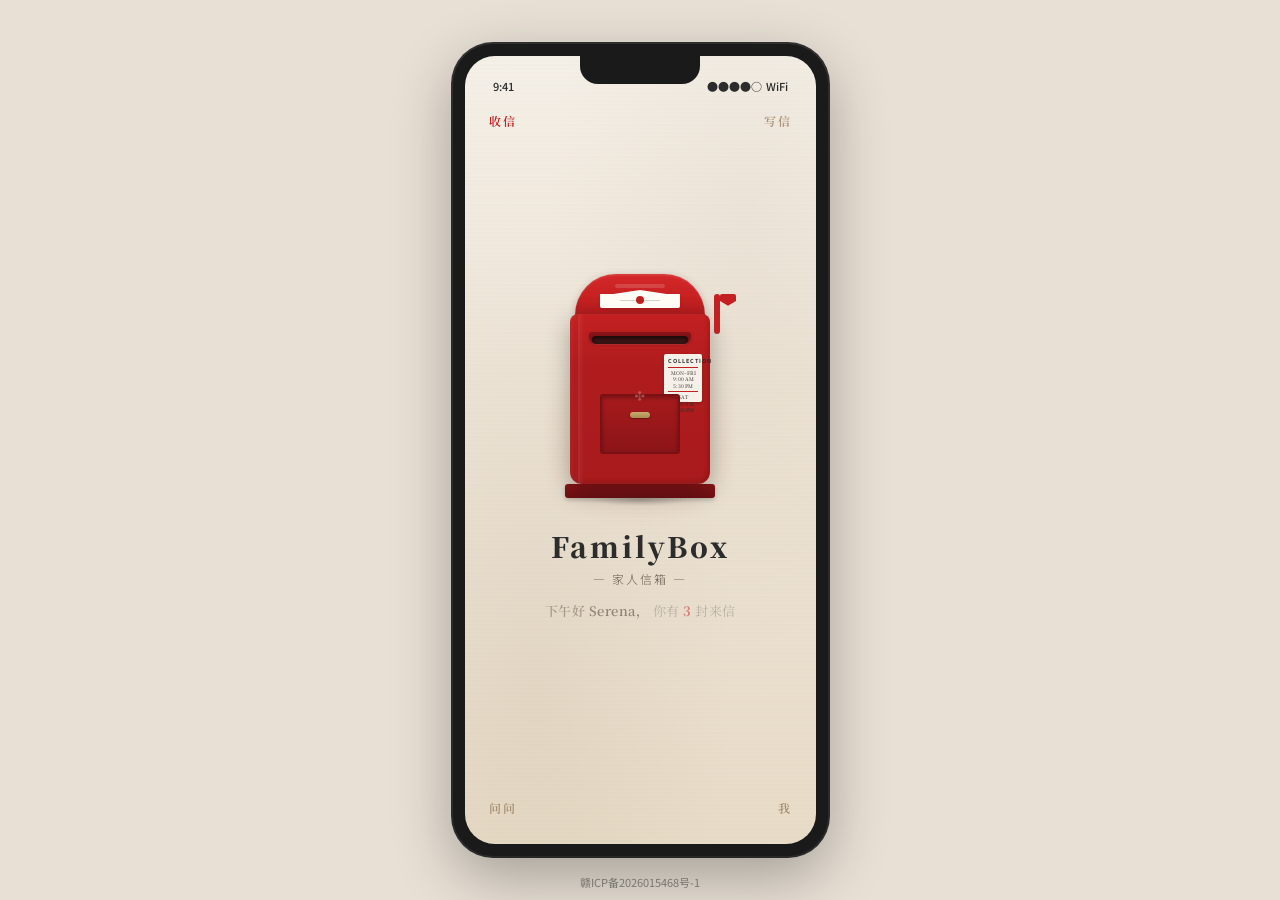
<file: familybox/index.html>
<!DOCTYPE html>
<html lang="zh-CN">
<head>
<meta charset="UTF-8">
<meta name="viewport" content="width=device-width, initial-scale=1.0">
<title>FamilyBox — 设计稿</title>
<link href="https://fonts.googleapis.com/css2?family=Noto+Serif+SC:wght@400;600;700;900&family=Noto+Sans+SC:wght@300;400;500&family=ZCOOL+QingKe+HuangYou&family=Special+Elite&display=swap" rel="stylesheet">
<style>
* { margin: 0; padding: 0; box-sizing: border-box; }

body {
  background: #E8E0D5;
  display: flex; justify-content: center; align-items: center;
  min-height: 100vh;
  font-family: 'Noto Serif SC','Songti SC',serif;
  -webkit-font-smoothing: antialiased;
}

.phone-frame {
  width: 375px; height: 812px;
  background: #1A1A1A; border-radius: 40px; padding: 12px;
  box-shadow: 0 20px 60px rgba(0,0,0,0.3), 0 0 0 2px #333;
}
.phone-screen {
  width: 100%; height: 100%;
  border-radius: 30px; overflow: hidden; position: relative;
  background: linear-gradient(180deg, #F5F0E8 0%, #EDE4D6 40%, #E8DCC8 100%);
}
.phone-notch {
  position: absolute; top: 0; left: 50%; transform: translateX(-50%);
  width: 120px; height: 28px; background: #1A1A1A;
  border-radius: 0 0 18px 18px; z-index: 100;
}
.phone-status {
  position: absolute; top: 0; left: 0; right: 0; height: 44px;
  display: flex; justify-content: space-between; align-items: flex-end;
  padding: 0 28px 6px;
  font-family: 'Noto Sans SC',sans-serif; font-size: 11px; font-weight: 500;
  color: #2C2C2C; z-index: 99;
}
.paper-texture {
  position: absolute; inset: 0;
  background:
    radial-gradient(ellipse at 20% 80%, rgba(139,119,90,0.08) 0%, transparent 50%),
    radial-gradient(ellipse at 80% 20%, rgba(139,119,90,0.06) 0%, transparent 50%),
    repeating-linear-gradient(0deg, transparent, transparent 2px, rgba(139,119,90,0.015) 2px, rgba(139,119,90,0.015) 4px);
  pointer-events: none; z-index: 1;
}

/* ═══════════ MAIN ═══════════ */
.main-stage {
  position: relative; z-index: 2;
  width: 100%; height: 100%;
  overflow-y: auto; overflow-x: hidden;
  display: flex; flex-direction: column;
  align-items: center; justify-content: center;
}

/* ═══ Corner Labels ═══ */
.corner-label {
  position: absolute; z-index: 30;
  font-family: 'Noto Serif SC', serif;
  font-size: 12px; font-weight: 600;
  color: #8B6B4A; letter-spacing: 2px;
  cursor: pointer; opacity: 0.7;
  transition: opacity 0.2s;
  user-select: none;
}
.corner-label:active { opacity: 1; color: #C42021; }
.corner-tl { top: 56px; left: 24px; }
.corner-tr { top: 56px; right: 24px; }
.corner-bl { bottom: 28px; left: 24px; }
.corner-br { bottom: 28px; right: 24px; }

/* ═══ Dynamic Greeting ═══ */
.greeting {
  text-align: center; margin-top: 12px; margin-bottom: 4px;
  font-family: 'Noto Serif SC', serif;
  font-size: 13px; color: #86857F; font-weight: 400;
  line-height: 1.8; letter-spacing: 0.5px;
  transition: opacity 0.5s;
}
.greeting-time { color: #6B5E4E; font-weight: 600; }
.greeting-name { color: #3A2E24; font-weight: 600; }
.greeting-count b { color: #C42021; font-weight: 700; }

/* ═══ Fold-Open Letter ═══ */
.fold-letter {
  display: none;
  position: absolute; top: 120px; left: 24px; right: 24px;
  min-height: 318px; max-height: calc(100% - 200px);
  overflow-y: auto;
  background:
    linear-gradient(180deg, #FDFAF5 0%, #F6F1E8 100%);
  border-radius: 2px;
  box-shadow:
    0 26px 38px rgba(28,28,24,.34),
    inset 0 0 60px rgba(139,119,90,0.03);
  z-index: 25;
  transform-origin: top center;
  transform: scaleY(0); opacity: 0; pointer-events: none;
  transition: transform 0.55s cubic-bezier(0.19,1,0.22,1), opacity 0.28s;
}
.fold-letter.open {
  transform: scaleY(1); opacity: 1; pointer-events: auto;
}
/* Fold creases - soft shadow ridge like physical paper fold */
.fold-paper { padding: 28px 26px 34px; position: relative; }
.fold-crease {
  height: 0; margin: 22px 0 24px;
  position: relative;
}
.fold-crease::before {
  content: '';
  position: absolute; left: 0; right: 0; top: 0;
  height: 2px;
  background: linear-gradient(90deg, transparent 0%, rgba(0,0,0,0.04) 15%, rgba(0,0,0,0.08) 50%, rgba(0,0,0,0.04) 85%, transparent 100%);
}
.fold-crease::after {
  content: '';
  position: absolute; left: 0; right: 0; top: 2px;
  height: 1px;
  background: linear-gradient(90deg, transparent 0%, rgba(255,255,255,0.7) 15%, rgba(255,255,255,0.9) 50%, rgba(255,255,255,0.7) 85%, transparent 100%);
}
.fold-close {
  position: absolute; top: 14px; right: 16px;
  width: 24px; height: 24px; border-radius: 50%;
  border: 0;
  background: transparent;
  color: #b0b0aa; font-size: 14px; font-weight: 300; cursor: pointer;
  display: flex; align-items: center; justify-content: center; z-index: 5;
  transition: color 0.2s;
}
.fold-close:hover { color: #444; }
.fl-header {
  display: flex; justify-content: space-between; align-items: baseline;
  margin-bottom: 20px; padding-bottom: 8px;
  border-bottom: 1px solid rgba(196,32,33,0.12);
}
.fl-from { font-family: 'Noto Serif SC',serif; font-size: 18px; font-weight: 900; color: #2C2C2C; letter-spacing: 2px; }
.fl-date { font-family: 'Noto Sans SC',sans-serif; font-size: 11px; color: #B8AF9E; }
.fl-body { font-family: 'Noto Serif SC',serif; font-size: 14px; color: #3A2E24; line-height: 1.9; font-weight: 400; letter-spacing: 0.5px; white-space: pre-line; }
.fl-nav { text-align: center; margin-top: 20px; }
.fl-idx { font-family: 'Noto Sans SC',sans-serif; font-size: 11px; color: #C4B9A5; letter-spacing: 1px; }

/* ═══ Photos in letter ═══ */
.fl-photos {
  display: flex; flex-wrap: wrap; gap: 8px; margin-top: 16px;
}
.fl-photos img {
  width: calc(50% - 4px); border-radius: 4px;
  box-shadow: 0 2px 8px rgba(0,0,0,0.08);
}

/* ═══ Carousel slide stage ═══ */
.fl-slide-stage {
  position: relative; overflow: hidden;
  min-height: 200px;
}
.fl-pane {
  position: absolute; top: 0; left: 0; width: 100%;
  transition: transform 0.45s cubic-bezier(0.25,0.1,0.25,1);
}
.fl-pane-front { transform: translateX(0); z-index: 2; }
.fl-pane-back { transform: translateX(105%); z-index: 1; }
.fl-pane-back.swipe-prev { transform: translateX(-105%); }

/* ═══ Reply Field ═══ */
.fold-reply {
  display: none;
  margin: 12px 16px 16px;
  padding: 20px 20px;
  background:
    linear-gradient(180deg, #FFFDFA 0%, #F8F4EC 100%);
  border-radius: 3px;
  box-shadow:
    0 4px 16px rgba(28,28,24,.12),
    inset 0 0 40px rgba(139,119,90,0.02);
  border: 1px solid rgba(0,0,0,0.04);
  transform: translateY(40px); opacity: 0;
  transition: transform 0.4s cubic-bezier(0.19,1,0.22,1), opacity 0.3s;
}
.fold-reply.show { display: block; transform: translateY(0); opacity: 1; }
.fold-reply input {
  width: 100%; border: 0; outline: 0; background: transparent;
  font-family: 'Noto Serif SC',serif; font-size: 14px; color: #2C2C2C;
  caret-color: #C42021;
}
.fold-reply input::placeholder { color: #C4B9A5; }

/* ═══ CARD DECK — from reference HTML exactly ═══ */
.fl-deck {
  position: relative; width: 100%;
  perspective: 1200px;
}
.fl-card {
  position: relative;
  border-radius: 30px;
  background: #ffffff;
  box-shadow: 0 20px 48px rgba(23,23,23,.14);
  overflow: hidden;
  touch-action: none; cursor: grab;
  transform-origin: center center;
  transition: transform .46s cubic-bezier(.18,.92,.24,1.08), opacity .28s ease, box-shadow .3s ease, clip-path .12s linear;
  will-change: transform, clip-path, opacity;
  z-index: 3;
  --progress: 0; --slant: 0px;
}
.fl-card.dragging { transition: none; cursor: grabbing; box-shadow: 0 28px 56px rgba(0,0,0,.18); }
.fl-card.exit-left { transform: translateX(-125%) rotate(-8deg) !important; opacity: 0; }
.fl-card.exit-right { transform: translateX(125%) rotate(8deg) !important; opacity: 0; }
.fl-card.enter { animation: flEnter .48s cubic-bezier(.18,.92,.24,1.08) both; }
@keyframes flEnter {
  from { transform: translateY(24px) scale(.965); opacity: .4; }
  to { transform: translateY(0) scale(1); opacity: 1; }
}
/* Tints — copy from reference */
.fl-card .fl-tint {
  position: absolute; inset: 0; pointer-events: none; z-index: 1;
  opacity: calc(var(--progress) * .16);
  transition: opacity .14s linear;
}
.fl-card .fl-tint-prev {
  background: linear-gradient(90deg, rgba(61,126,247,.14) 0%, rgba(61,126,247,.05) 32%, transparent 72%);
}
.fl-card .fl-tint-next {
  background: linear-gradient(90deg, transparent 28%, rgba(34,163,111,.05) 68%, rgba(34,163,111,.14) 100%);
}
/* Edge icons — copy from reference */
.fl-card .fl-edge {
  position: absolute; top: 18px;
  width: 34px; height: 34px; border-radius: 50%;
  background: #fff;
  display: grid; place-items: center;
  box-shadow: 0 10px 22px rgba(0,0,0,.10);
  z-index: 2;
  opacity: 0;
  transition: opacity .14s linear, transform .14s linear;
}
.fl-card .fl-edge-prev { left: 14px; color: #3d7ef7; transform: translateX(-6px) scale(.82); }
.fl-card .fl-edge-next { right: 14px; color: #22a36f; transform: translateX(6px) scale(.82); }
.fl-card.show-prev .fl-edge-prev { opacity: 1; transform: translateX(0) scale(1); }
.fl-card.show-next .fl-edge-next { opacity: 1; transform: translateX(0) scale(1); }
.fl-card .fl-edge svg { width: 18px; height: 18px; }
/* Card frame */
.fl-card-frame { position: relative; z-index: 0; }

/* ═══ Card interior — exact copy from reference mail-card ═══ */
.fl-card-header {
  padding: 18px 18px 14px;
  border-bottom: 1px solid #ece9e1;
  background: rgba(255,255,255,.94);
}
.fl-smallrow {
  display: flex; align-items: center; justify-content: space-between;
  margin-bottom: 16px; color: #99958d; font-size: 11px; font-weight: 800;
}
.fl-pill {
  font-size: 10px; padding: 4px 8px; border-radius: 999px;
  background: #f3f2ee; color: #6f6b65;
}
.fl-pill.new { background: #3d7ef7; color: #fff; }
.fl-sender {
  display: grid; grid-template-columns: 38px 1fr auto; gap: 10px;
  align-items: center; margin-bottom: 12px;
}
.fl-avatar {
  width: 38px; height: 38px; border-radius: 50%;
  display: grid; place-items: center;
  color: #fff; font-size: 14px; font-weight: 900;
  background: linear-gradient(135deg, #222, #7a7a7a);
}
.fl-name { font-size: 14px; font-weight: 900; color: #181818; font-family: -apple-system, 'PingFang SC', 'Noto Sans SC', sans-serif; }
.fl-addr, .fl-time { font-size: 11px; color: #99958d; font-family: -apple-system, 'PingFang SC', 'Noto Sans SC', sans-serif; }
.fl-subject {
  font-size: 20px; font-weight: 900; color: #171717;
  letter-spacing: -.04em; line-height: 1.12;
  margin: 0 0 8px; font-family: -apple-system, 'PingFang SC', 'Noto Sans SC', sans-serif;
}
.fl-chips { display: flex; gap: 6px; flex-wrap: wrap; }
.fl-chip {
  font-size: 10px; font-weight: 850; padding: 5px 8px;
  border-radius: 999px; background: #f3f2ee; color: #706b63;
  font-family: -apple-system, 'PingFang SC', 'Noto Sans SC', sans-serif;
}
.fl-card-body {
  padding: 16px 18px 20px;
  font-size: 12.5px; line-height: 1.56;
  color: #33312d;
  overflow: auto;
  font-family: -apple-system, 'PingFang SC', 'Noto Sans SC', sans-serif;
}
.fl-card-body p { margin: 0 0 12px; }
/* Letter-specific: keep original serif for body */
.fl-card-body.letter-body {
  font-family: 'Noto Serif SC', serif;
  font-size: 14px; line-height: 1.8;
  color: #3A2E24;
}
.fl-quote {
  margin: 14px 0;
  padding: 12px 13px;
  border-left: 4px solid #ddddda;
  background: #f6f4ef;
  color: #615d57;
  border-radius: 12px;
  font-family: -apple-system, 'PingFang SC', 'Noto Sans SC', sans-serif;
  font-size: 12px;
}
.fl-attachment {
  display: flex; align-items: center; gap: 10px;
  border-radius: 15px; background: #f2f1ec;
  padding: 11px 12px; margin: 14px 0;
  font-size: 12px; font-weight: 850; color: #64615b;
  font-family: -apple-system, 'PingFang SC', 'Noto Sans SC', sans-serif;
  cursor: pointer;
}
.fl-file-icon {
  width: 26px; height: 31px; border-radius: 7px;
  border: 1px solid #d8d5ce; background: #fff;
  position: relative; flex: none;
}
.fl-file-icon::after {
  content: ""; position: absolute; right: 0; top: 0;
  border-left: 8px solid transparent; border-bottom: 8px solid #e7e4dd;
}
/* Photos in reference style */
.fl-card-photos {
  display: flex; flex-wrap: wrap; gap: 6px;
  padding: 0 18px 14px;
}
.fl-card-photos img {
  width: calc(50% - 3px); border-radius: 8px;
  box-shadow: 0 1px 3px rgba(0,0,0,.06);
}
/* Action zones — background indicators */
.fl-action-zone {
  position: absolute; top: 50%;
  display: flex; flex-direction: column; align-items: center; justify-content: center;
  gap: 8px; z-index: 1; pointer-events: none;
  opacity: 0; transform: translateY(-50%) scale(.86);
  transition: opacity .16s ease, transform .24s cubic-bezier(.18,.92,.24,1.08);
}
.fl-action-zone span {
  font-family: 'Noto Sans SC',sans-serif; font-size: 11px; font-weight: 850;
  line-height: 1; text-align: center;
  letter-spacing: -.02em; color: #7d776f;
  background: rgba(255,255,255,.72);
  border-radius: 999px; padding: 4px 8px;
  box-shadow: 0 6px 14px rgba(0,0,0,.05);
  backdrop-filter: blur(8px);
}
.fl-action-zone .fl-zone-badge {
  width: 36px; height: 36px; border-radius: 50%;
  background: #fff;
  display: grid; place-items: center;
  box-shadow: 0 10px 24px rgba(0,0,0,.10), inset 0 1px 0 rgba(255,255,255,.8);
  border: 1px solid rgba(0,0,0,.04);
}
.fl-zone-prev { left: 12px; color: #3d7ef7; }
.fl-zone-next { right: 12px; color: #22a36f; }

/* ═══ Read/unread dots ═══ */
.fl-dots {
  display: flex; justify-content: center; gap: 8px;
  padding: 12px 0 0;
}
.fl-dot {
  width: 8px; height: 8px; border-radius: 50%;
  background: rgba(0,0,0,0.1);
  transition: background .2s, transform .2s;
}
.fl-dot.read { background: #22a36f; }
.fl-dot.unread { background: #e0dfda; border: 1px solid rgba(0,0,0,0.12); background: transparent; }
.fl-dot.current { transform: scale(1.4); background: #C42021; border: none; }

.mailbox-glow {
  position: absolute;
  width: 200px; height: 200px;
  background: radial-gradient(circle, rgba(196,32,33,0.10) 0%, transparent 70%);
  border-radius: 50%;
  top: 48%; left: 50%; transform: translate(-50%, -50%);
  animation: ambientPulse 3s ease-in-out infinite;
}
@keyframes ambientPulse {
  0%,100% { transform: translate(-50%,-50%) scale(1); opacity: 0.6; }
  50% { transform: translate(-50%,-50%) scale(1.12); opacity: 1; }
}

/* ═══════════ MAILBOX ═══════════ */
.mailbox-wrapper {
  position: relative; z-index: 3;
  cursor: pointer;
}
.mailbox-assembly { position: relative; animation: float 4s ease-in-out infinite; }
@keyframes float { 0%,100% { transform: translateY(0); } 50% { transform: translateY(-8px); } }

.mailbox-shadow { position: absolute; bottom: -8px; left: 50%; transform: translateX(-50%); width: 100px; height: 12px; background: radial-gradient(ellipse, rgba(44,44,44,0.25) 0%, transparent 70%); border-radius: 50%; animation: shadowPulse 4s ease-in-out infinite; }
@keyframes shadowPulse { 0%,100% { transform: translateX(-50%) scale(1); opacity: 0.7; } 50% { transform: translateX(-50%) scale(0.85); opacity: 0.4; } }

.mailbox-dome {
  width: 130px; height: 46px;
  background: linear-gradient(180deg, #D4282A 0%, #C42021 60%, #A81A1C 100%);
  border-radius: 80px 80px 10px 10px; margin: 0 auto; position: relative;
  box-shadow: 0 2px 8px rgba(0,0,0,0.2), inset 0 2px 0 rgba(255,255,255,0.08);
}
.mailbox-dome::after {
  content: ''; position: absolute; top: 10px; left: 50%; transform: translateX(-50%);
  width: 50px; height: 4px; background: rgba(255,255,255,0.15); border-radius: 2px;
}

.mailbox-body {
  width: 140px; height: 170px;
  background: linear-gradient(180deg, #C42021 0%, #B01C1E 30%, #A81A1C 100%);
  border-radius: 8px 8px 12px 12px; margin: -6px auto 0; position: relative;
  box-shadow: 0 8px 24px rgba(0,0,0,0.3), inset 2px 0 4px rgba(255,255,255,0.06), inset -2px -2px 4px rgba(0,0,0,0.15);
}
.mailbox-body::before {
  content: ''; position: absolute; top: 0; left: 8px; width: 6px; height: 100%;
  background: linear-gradient(90deg, rgba(255,255,255,0.08) 0%, transparent 100%); border-radius: 3px;
}

.mail-slot-label {
  position: absolute; top: -16px; left: 50%; transform: translateX(-50%);
  font-family: 'Noto Sans SC',sans-serif; font-size: 7px; font-weight: 500;
  letter-spacing: 2px; color: rgba(255,255,255,0.5);
}
.mail-slot-hood {
  position: absolute; top: 18px; left: 50%; transform: translateX(-50%);
  width: 102px; height: 10px;
  background: linear-gradient(180deg, #8B1518 0%, #6E1013 100%);
  border-radius: 3px 3px 6px 6px; box-shadow: 0 2px 3px rgba(0,0,0,0.3);
}
.mail-slot {
  position: absolute; top: 22px; left: 50%; transform: translateX(-50%);
  width: 96px; height: 8px; background: #3A1515; border-radius: 4px;
  box-shadow: inset 0 2px 4px rgba(0,0,0,0.6), 0 1px 0 rgba(255,255,255,0.08);
}

.collection-plate {
  position: absolute; top: 40px; right: 8px;
  width: 38px; height: 48px; background: #F5F0E8; border-radius: 2px; padding: 4px;
  box-shadow: 0 1px 3px rgba(0,0,0,0.2);
  font-family: 'Noto Sans SC',sans-serif; font-size: 5px; color: #2C2C2C;
  line-height: 1.3; text-align: center;
}
.plate-title { font-weight: 700; font-size: 5.5px; letter-spacing: 1px; margin-bottom: 2px; }
.plate-line { border-top: 0.5px solid #C42021; margin: 2px 0; }
.plate-time { font-family: 'Noto Serif SC',serif; font-size: 5px; }

.mailbox-door {
  position: absolute; bottom: 30px; left: 50%; transform: translateX(-50%);
  width: 80px; height: 60px;
  background: linear-gradient(180deg, #A81A1C 0%, #8B1518 100%);
  border-radius: 3px; border: 2px solid #7A1013;
  box-shadow: inset 0 2px 4px rgba(0,0,0,0.3);
}
.mailbox-door-handle {
  position: absolute; top: 16px; left: 50%; transform: translateX(-50%);
  width: 20px; height: 6px;
  background: linear-gradient(180deg, #C9A96E 0%, #A88B50 100%);
  border-radius: 3px; box-shadow: 0 1px 2px rgba(0,0,0,0.3);
}
.mailbox-crown { position: absolute; top: -8px; left: 50%; transform: translateX(-50%); font-size: 10px; color: rgba(255,255,255,0.25); }

.mailbox-base {
  width: 150px; height: 14px;
  background: linear-gradient(180deg, #8B1518 0%, #6E1013 100%);
  border-radius: 3px; margin: 0 auto; box-shadow: 0 2px 4px rgba(0,0,0,0.2);
}

/* ═══════════ FLAG ═══════════ */
.flag-idle-wrapper {
  position: absolute;
  top: 8px; right: -24px;
  width: 44px; height: 62px;
  animation: flagIdle 4s ease-in-out infinite;
}
@keyframes flagIdle { 0%,100% { transform: translateY(0); } 50% { transform: translateY(-3px); } }

.flag-container {
  width: 44px; height: 62px;
  cursor: pointer; z-index: 6;
  position: relative;
  perspective: 120px;
}
.flag-container:hover::after {
  content: '↻';
  position: absolute;
  top: -14px; left: 50%; transform: translateX(-50%);
  font-size: 10px; color: rgba(196,32,33,0.5);
}
.mailbox-flag {
  width: 6px; height: 40px;
  background: #C42021; border-radius: 3px;
  position: absolute;
  top: 12px; left: 50%;
  transform: translateX(-50%);
  transform-origin: bottom center;
  transition: transform 1.0s cubic-bezier(0.42, 0, 0.58, 1);
}
.mailbox-flag::after {
  content: '';
  position: absolute; top: 0; left: 6px;
  width: 16px; height: 12px;
  background: #C42021; border-radius: 2px;
  clip-path: polygon(0 0, 100% 0, 100% 60%, 50% 100%, 0 60%);
}
.mailbox-flag.turned {
  transform: translateX(-50%) rotateX(180deg);
}

.peek-envelope {
  position: absolute; top: 20px; left: 50%; transform: translateX(-50%);
  width: 80px; height: 14px; z-index: 2;
  background: #FFFBF5; border-radius: 0 0 2px 2px;
  box-shadow: 0 1px 3px rgba(0,0,0,0.1);
  animation: peekBounce 4s ease-in-out infinite;
}
.peek-envelope::after {
  content: ''; position: absolute; top: -4px; left: 0; right: 0;
  border-left: 40px solid transparent; border-right: 40px solid transparent;
  border-bottom: 6px solid #FFFBF5;
}
.peek-seal { position: absolute; top: 2px; left: 50%; transform: translateX(-50%); width: 8px; height: 8px; background: #C42021; border-radius: 50%; }
.peek-line { position: absolute; top: 6px; left: 50%; transform: translateX(-50%); width: 40px; height: 0.5px; background: rgba(44,44,44,0.2); }
@keyframes peekBounce { 0%,100% { top: 20px; } 50% { top: 22px; } }

.mailbox-brand { margin-top: 28px; text-align: center; }
.mailbox-brand-name { font-size: 28px; font-weight: 900; color: #2C2C2C; letter-spacing: 3px; margin-bottom: 4px; }
.mailbox-brand-tagline { font-family: 'Noto Sans SC',sans-serif; font-size: 12px; font-weight: 300; color: #6B5E54; letter-spacing: 2px; }

.bottom-text {
  margin-top: 32px; font-size: 13px; color: #8B7D6B;
  letter-spacing: 1.5px; text-align: center;
  transition: opacity 0.6s ease, transform 0.6s ease; min-height: 20px;
}
.bottom-text.fade-out { opacity: 0; transform: translateY(6px); }
.bottom-text.fade-in { animation: fadeInUpTxt 0.8s ease forwards; }
@keyframes fadeInUpTxt { from { opacity: 0; transform: translateY(6px); } to { opacity: 1; transform: translateY(0); } }

/* ═══════════ FAN-OUT ICONS FROM SLOT ═══════════ */
.fan-group {
  position: absolute; z-index: 4; pointer-events: none;
  top: 0; left: 0; right: 0;
}
.fan-icon {
  position: absolute;
  width: 44px; height: 44px;
  cursor: pointer; pointer-events: auto;
  opacity: 0;
  transition: opacity 0.2s ease,
              top 0.45s cubic-bezier(0.34,1.56,0.64,1),
              left 0.45s cubic-bezier(0.34,1.56,0.64,1),
              transform 0.2s ease;
  user-select: none;
}
/* Icon as physical token — circular brass-trimmed button */
.icon-token {
  width: 100%; height: 100%;
  border-radius: 50%;
  background: radial-gradient(circle at 35% 30%, #FFFDF8 0%, #F5F0E8 50%, #E8DCC8 100%);
  box-shadow:
    inset 0 1px 0 rgba(255,255,255,0.8),
    0 2px 6px rgba(44,36,28,0.25),
    0 0 0 2px rgba(196,32,33,0.12),
    0 1px 0 rgba(196,32,33,0.08);
  display: flex; align-items: center; justify-content: center;
  transition: box-shadow 0.2s, transform 0.2s;
  position: relative;
}
.icon-token::after {
  content: ''; position: absolute; inset: 3px; border-radius: 50%;
  border: 1px solid rgba(196,32,33,0.15);
  pointer-events: none;
}
.fan-icon:hover .icon-token {
  transform: scale(1.15);
  box-shadow:
    inset 0 1px 0 rgba(255,255,255,0.9),
    0 4px 12px rgba(44,36,28,0.35),
    0 0 0 2px #C42021,
    0 2px 0 rgba(196,32,33,0.3);
}
.fan-icon:active .icon-token { transform: scale(0.92); }

/* Token inner symbol */
.icon-token .sym {
  font-size: 22px;
  line-height: 1;
  filter: drop-shadow(0 1px 0 rgba(255,255,255,0.6));
  transition: transform 0.2s;
  z-index: 1;
}
.fan-icon:hover .icon-token .sym { transform: scale(1.1); }

/* Closed: stacked at slot position */
.fan-icon { top: 46px; left: 50%; transform: translate(-50%,0) scale(0.2); }

/* Open: pop out above dome in arc */
.fan-open .fan-icon { opacity: 1; transform: scale(1); }
.fan-open .fan-icon:nth-child(1) { top: -60px; left: -26px;  transition-delay: 0.25s; }
.fan-open .fan-icon:nth-child(2) { top: -80px; left: 32px;   transition-delay: 0.45s; }
.fan-open .fan-icon:nth-child(3) { top: -80px; left: 90px;   transition-delay: 0.65s; }
.fan-open .fan-icon:nth-child(4) { top: -60px; left: 148px;  transition-delay: 0.85s; }

/* Slip open: keep fan-open class, icons stay but fade */
.fan-open .fan-icon.dimmed { opacity: 0.25; pointer-events: none; }

/* Slip open: keep fan-open class, emoji stay but fade */
.fan-open .fan-emoji.dimmed { opacity: 0.3; pointer-events: none; }

/* ═══════════ DIM OVERLAY ═══════════ */
.dim-overlay { display: none; }

/* ═══════════ POSTAL SLIPS — SHARED BASE ═══════════ */
.postal-slip {
  display: none; width: 100%;
  padding: 0; box-shadow: none;
  font-family: 'Noto Serif SC',serif;
}
.postal-slip.active { display: block; }
.slip-inner { padding: 20px 16px 24px; }
.slip-close { display: none; }
.slip-header { text-align: center; padding: 0 0 12px; margin-bottom: 18px; }
.slip-header .slip-title { font-size: 18px; font-weight: 900; letter-spacing: 3px; }
.slip-header .slip-sub { font-family: 'Noto Sans SC',sans-serif; font-size: 10px; margin-top: 2px; letter-spacing: 1px; }

/* ═══ SLIP THEME: Write — 信纸 ═══ */
#slipWrite {
  display: none;
}
#slipWrite.active {
  display: flex;
  position: absolute; top:0; left:0; width:100%; height:100%;
  z-index: 5;
}

/* Write stage — full layout */
.write-stage {
  display: flex; flex-direction: column;
  width: 100%; height: 100%;
  padding: 12px 16px 0;
}

/* Paper roll — grows with content */
.wr-paper-roll {
  flex:1; overflow-y: auto;
  background: #FFFDF5;
  border: 1px solid rgba(139,90,43,0.12);
  border-radius: 4px 4px 0 0;
  padding: 16px 18px;
  margin: 0 8px;
  box-shadow: inset 0 0 30px rgba(139,90,43,0.04);
}
.wr-paper-content {
  font-family: 'Noto Serif SC', serif;
  font-size: 14px; color: #2C2216;
  line-height: 1.9; letter-spacing: 0.5px;
  white-space: pre-wrap; word-break: break-all;
  min-height: 60px;
}
.wr-paper-content:empty::after {
  content: '在此书写…';
  color: #C4B498; font-style: italic;
}

/* Red vintage typewriter */
.wr-typewriter {
  position: relative; width: 220px; height: 130px;
  margin: -6px auto 4px; z-index: 2;
  flex-shrink: 0;
}
.wrt-roller {
  position: absolute; top: 0; left: 50%; transform: translateX(-50%);
  width: 170px; height: 16px;
  background: linear-gradient(180deg, #E8DCC8 0%, #D4C8B0 40%, #B8A888 60%, #D4C8B0 100%);
  border-radius: 8px;
  box-shadow: 0 2px 4px rgba(0,0,0,0.12);
  z-index: 4;
}
.wrt-paper-guide {
  position: absolute; top: 8px; left: 50%; transform: translateX(-50%);
  width: 120px; height: 2px;
  background: rgba(139,90,43,0.15);
  z-index: 5;
}
.wrt-body {
  position: absolute; top: 14px; left: 50%; transform: translateX(-50%);
  width: 180px; height: 85px;
  background: linear-gradient(180deg, #C42021 0%, #A81A1C 40%, #8B1518 100%);
  border-radius: 10px 10px 6px 6px;
  box-shadow: 0 4px 16px rgba(0,0,0,0.25), inset 0 2px 0 rgba(255,255,255,0.08);
  z-index: 3;
  padding: 10px 12px 0;
}
.wrt-keys {
  display: grid; grid-template-columns: repeat(9, 1fr); gap: 4px 4px;
  padding: 0 4px;
}
.wrt-keys span {
  width: 12px; height: 12px; border-radius: 50%;
  background: linear-gradient(180deg, #F5EDDD 0%, #E0D4C0 50%, #C4B498 100%);
  box-shadow: 0 1px 2px rgba(0,0,0,0.3), inset 0 1px 0 rgba(255,255,255,0.4);
}
.wrt-keys span:nth-child(9n+1),
.wrt-keys span:nth-child(9n+9) {
  background: linear-gradient(180deg, #F0E0D0 0%, #D4B898 100%);
}
.wrt-spacebar {
  width: 80px; height: 6px; margin: 6px auto 0;
  background: linear-gradient(180deg, #E0D4C0 0%, #C4B498 100%);
  border-radius: 3px;
  box-shadow: 0 1px 2px rgba(0,0,0,0.2);
}
.wrt-brand {
  text-align: center; margin-top: 4px;
  font-family: 'Special Elite', monospace;
  font-size: 7px; color: rgba(255,255,255,0.3);
  letter-spacing: 1px;
}
.wrt-base {
  position: absolute; bottom: 0; left: 50%; transform: translateX(-50%);
  width: 190px; height: 8px;
  background: linear-gradient(180deg, #8B1518 0%, #6E1013 100%);
  border-radius: 0 0 4px 4px;
  box-shadow: 0 2px 4px rgba(0,0,0,0.2);
  z-index: 1;
}

/* Input row */
.wr-input-row {
  display: flex; gap: 10px; align-items: flex-end;
  padding: 8px 8px 0;
  flex-shrink: 0;
}
.wr-input {
  flex:1;
  padding: 10px 14px;
  border: 1px solid rgba(139,90,43,0.2);
  border-radius: 6px;
  background: #FFFDF5;
  font-family: 'Noto Serif SC', serif;
  font-size: 14px; color: #2C2216;
  line-height: 1.6; resize: none;
  outline: none;
}
.wr-input:focus { border-color: #C42021; }
.wr-send-btn {
  padding: 10px 20px;
  background: #C42021; color: #FFF;
  border: none; border-radius: 6px;
  font-family: 'Noto Serif SC', serif;
  font-size: 14px; font-weight: 600;
  letter-spacing: 2px; cursor: pointer;
  transition: all 0.2s;
  flex-shrink: 0;
}
.wr-send-btn:active { background: #8B1518; transform: scale(0.96); }

/* Keep old form styles for compatibility */

/* ═══ SLIP THEME: Ask — 对话框 ═══ */
#slipAsk {
  display: none;
}
#slipAsk.active {
  display: block;
  position: absolute; top:0; left:0; width:100%; height:100%;
  background: linear-gradient(180deg, #FBF7F0 0%, #F8F2E8 50%, #F4ECE0 100%);
  z-index: 6; overflow-y: auto;
}
#slipAsk .slip-header {
  border-bottom: 1px solid rgba(92,74,58,0.12);
  padding-bottom: 10px; margin-bottom: 0;
}
#slipAsk .slip-header .slip-title { color: #5C4A3A; }
#slipAsk .slip-header .slip-sub { color: #8B7D6B; }

/* Chat area */
.chat-area {
  display: flex; flex-direction: column;
  min-height: 200px; max-height: 300px;
  overflow-y: auto; padding: 16px 8px 8px;
  gap: 12px;
}
.chat-area::-webkit-scrollbar { width: 3px; }
.chat-area::-webkit-scrollbar-thumb { background: rgba(0,0,0,0.08); border-radius: 2px; }

/* Chat bubbles */
.chat-msg {
  max-width: 82%; padding: 10px 14px;
  border-radius: 14px;
  font-size: 13px; line-height: 1.6;
  animation: chatIn 0.3s ease both;
  word-break: break-word;
}
@keyframes chatIn { from { opacity: 0; transform: translateY(6px); } to { opacity: 1; transform: translateY(0); } }

/* User bubble (right) */
.chat-msg.user {
  align-self: flex-end;
  background: #C42021; color: #FFF;
  border-bottom-right-radius: 4px;
  font-family: 'Noto Sans SC',sans-serif;
}

/* AI bubble (left) */
.chat-msg.ai {
  align-self: flex-start;
  background: #FFFDF8;
  color: #3A2E24;
  border-bottom-left-radius: 4px;
  box-shadow: 0 1px 3px rgba(0,0,0,0.04);
  font-family: 'Noto Sans SC',sans-serif;
  border: 1px solid rgba(0,0,0,0.04);
}

/* Typing indicator */
.chat-typing {
  align-self: flex-start;
  display: flex; gap: 4px;
  padding: 12px 14px;
  border-radius: 14px; border-bottom-left-radius: 4px;
  background: #FFFDF8;
  box-shadow: 0 1px 3px rgba(0,0,0,0.04);
}
.chat-typing span {
  width: 6px; height: 6px; border-radius: 50%;
  background: #B8A88A;
  animation: dotBounce 1.2s infinite;
}
.chat-typing span:nth-child(2) { animation-delay: 0.2s; }
.chat-typing span:nth-child(3) { animation-delay: 0.4s; }
@keyframes dotBounce { 0%,60%,100% { opacity: 0.3; } 30% { opacity: 1; } }

/* Input bar */
.chat-input-bar {
  display: flex; gap: 8px; padding: 10px 8px;
  border-top: 1px solid rgba(0,0,0,0.05);
  align-items: center;
}
.chat-input-bar input {
  flex: 1; padding: 10px 14px;
  border: 1px solid rgba(0,0,0,0.08); border-radius: 20px;
  background: #FFFDF8;
  font-family: 'Noto Sans SC',sans-serif;
  font-size: 13px; color: #2C2C2C; outline: none;
  transition: border-color 0.2s;
}
.chat-input-bar input:focus { border-color: #C42021; }
.chat-input-bar input::placeholder { color: #C4B9A5; font-size: 12px; }
.chat-send-btn {
  width: 36px; height: 36px; border-radius: 50%;
  border: none; background: #C42021; color: #FFF;
  font-size: 16px; cursor: pointer;
  display: flex; align-items: center; justify-content: center;
  flex-shrink: 0; transition: background 0.2s;
}
.chat-send-btn:hover { background: #A81A1C; }
.chat-send-btn:active { transform: scale(0.94); }

/* Hint chips */
.chat-hints {
  display: flex; flex-wrap: wrap; gap: 6px;
  padding: 0 8px 8px;
}
.chat-hint {
  padding: 5px 12px; border-radius: 12px;
  background: rgba(44,36,28,0.04);
  font-size: 11px; color: #8B7D6B;
  cursor: pointer; font-family: 'Noto Sans SC',sans-serif;
  transition: background 0.2s; letter-spacing: 0.5px;
  border: 0.5px solid rgba(0,0,0,0.04);
}
.chat-hint:hover { background: rgba(196,32,33,0.08); color: #5C4A3A; }

/* ═══ SLIP THEME: Read — 信箱 ═══ */
#slipRead {
  display: none;
}
#slipRead.active {
  display: block;
  position: static;
  width: auto; height: auto;
  z-index: auto;
}
#slipRead .slip-header {
  border-bottom: 1px solid rgba(196,32,33,0.22);
}
#slipRead .slip-header .slip-title { color: #C42021; }
#slipRead .slip-header .slip-sub { color: #8B7D6B; }

/* ═══ Mailbox Idle State ═══ */
.mailbox-idle {
  display: flex; flex-direction: column; align-items: center; gap: 8px;
}
.mailbox-idle.hidden { display: none; }
.mailbox-hint {
  font-family: 'Noto Sans SC',sans-serif; font-size: 11px; color: #B8A88A;
  letter-spacing: 1px; text-align: center;
}

/* ═══ Letter Viewer — Typewriter ═══ */
.letter-viewer {
  display: none; flex-direction: column;
  width: 100%; height: 100%; position: relative;
  pointer-events: auto;
  background: #F5EDDD;
  background-image:
    repeating-linear-gradient(0deg, transparent, transparent 31px, rgba(0,0,0,0.03) 31px, rgba(0,0,0,0.03) 32px),
    radial-gradient(ellipse at 50% 0%, rgba(139,90,43,0.06) 0%, transparent 70%);
}
.letter-viewer.show { display: flex; }

/* Paper roll from slot */
.paper-roll {
  position: absolute; top:0; left:50%; transform: translateX(-50%);
  width: 70px; height: 0; 
  background: #FFFDF5;
  border: 1px solid rgba(139,90,43,0.15);
  border-radius: 2px;
  z-index: 20;
  animation: paperUnroll 0.6s cubic-bezier(0.22, 1, 0.36, 1) forwards;
  opacity: 0;
}
@keyframes paperUnroll {
  0% { height:0; opacity:0; top:calc(50% - 80px); }
  15% { opacity:1; }
  100% { height:calc(100% - 120px); opacity:1; top:60px; width:calc(100% - 40px); border-radius: 0; }
}

.typewriter-paper {
  flex:1; display: flex; flex-direction: column;
  overflow-y: auto;
  padding: 24px 20px 40px;
  position: relative;
  font-family: 'Noto Serif SC', serif;
}
.tw-paper-inner {
  max-width: 100%; margin: 0 auto; width: 100%;
}

/* Perforated tear line */
.tw-tear-top, .tw-tear-bottom {
  width: 100%; height: 1px;
  margin: 0 auto 20px;
  border-top: 1px dashed rgba(139,90,43,0.25);
  position: relative;
}
.tw-tear-top::after, .tw-tear-bottom::after {
  content: ''; position: absolute; left: 50%; top: -4px; transform: translateX(-50%);
  width: 14px; height: 8px; border-radius: 8px;
  background: #F5EDDD; border: 1px dashed rgba(139,90,43,0.15);
}
.tw-tear-bottom { margin: 20px auto 0; }

/* Platen bar (typewriter roller) */
.tw-platen {
  width: 100%; height: 6px;
  background: linear-gradient(180deg, 
    rgba(139,90,43,0.2) 0%, rgba(139,90,43,0.35) 40%, 
    rgba(60,40,20,0.5) 50%, rgba(139,90,43,0.35) 60%, 
    rgba(139,90,43,0.15) 100%);
  border-radius: 3px;
  margin-bottom: 24px;
  box-shadow: 0 1px 0 rgba(139,90,43,0.1);
}

/* Typewriter header */
.tw-header {
  display: flex; justify-content: space-between; align-items: baseline;
  margin-bottom: 20px;
  border-bottom: 1px solid rgba(139,90,43,0.2);
  padding-bottom: 10px;
}
.tw-from {
  font-family: 'Special Elite', 'Courier New', monospace;
  font-size: 13px; color: #3A2E24;
  letter-spacing: 1px; text-transform: uppercase;
  opacity: 0.8;
}
.tw-from-label {
  font-family: 'Noto Serif SC', serif;
  font-size: 11px; color: #8B6B4A;
  letter-spacing: 2px;
}
.tw-sender {
  font-family: 'Noto Serif SC', serif;
  font-size: 17px; font-weight: 700;
  color: #2C2C2C; letter-spacing: 3px;
}
.tw-date {
  font-family: 'Special Elite', monospace;
  font-size: 10px; color: #A0896E;
  letter-spacing: 0.5px;
}

/* Typewriter body */
.tw-body {
  font-family: 'Noto Serif SC', serif;
  font-size: 14px; color: #2C2216;
  line-height: 2;
  letter-spacing: 0.5px;
  white-space: pre-line;
}
.tw-body .typed { display: inline; }

/* Blinking cursor */
.tw-cursor {
  display: inline-block; width: 8px; height: 16px;
  background: #2C2216;
  animation: blink 0.8s step-end infinite;
  vertical-align: text-bottom; margin-left: 2px;
}
.tw-cursor.done { animation: blink 0.8s step-end 3 forwards; }
@keyframes blink { 50% { opacity: 0; } }

/* Signature area */
.tw-sign {
  margin-top: 28px; padding-top: 16px;
  border-top: 1px solid rgba(139,90,43,0.12);
  text-align: right;
  font-family: 'Noto Serif SC', serif;
  font-size: 15px; color: #3A2E24;
  letter-spacing: 2px;
  opacity: 0;
  animation: signIn 0.5s ease forwards;
  animation-delay: var(--sign-delay, 0s);
}
@keyframes signIn { to { opacity: 1; } }

/* Ink imperfections */
.tw-body::before {
  content: ''; position: absolute; top: 32px; left: -4px;
  width: 2px; height: 60%;
  background: linear-gradient(180deg, transparent 0%, rgba(139,90,43,0.06) 10%, rgba(139,90,43,0.06) 90%, transparent 100%);
  pointer-events: none;
}

/* Nav — typewriter ribbon style */
.tw-nav {
  display: flex; align-items: center; justify-content: center;
  gap: 16px; padding: 12px 0 8px;
  background: linear-gradient(180deg, rgba(245,237,221,0) 0%, rgba(245,237,221,0.95) 30%, #F5EDDD 100%);
  position: relative; z-index: 2;
}
.tw-nav-btn {
  width: 38px; height: 38px; border-radius: 50%;
  border: 1.5px solid rgba(139,90,43,0.3);
  background: #FFFDF5; 
  color: #6B4E2E; font-size: 18px; cursor: pointer;
  display: flex; align-items: center; justify-content: center;
  transition: all 0.2s;
  font-family: 'Special Elite', monospace;
}
.tw-nav-btn:active { background: #6B4E2E; color: #FFFDF5; border-color: #6B4E2E; }
.tw-nav-btn.hidden { visibility: hidden; }
.tw-nav-label {
  font-family: 'Special Elite', monospace;
  font-size: 10px; color: #A0896E; letter-spacing: 1px;
}

/* Close — ink blot style */
.tw-close {
  position: absolute; top: 14px; right: 18px;
  width: 30px; height: 30px; border-radius: 50%;
  border: 1px solid rgba(139,90,43,0.2);
  background: #FFFDF5;
  color: #8B6B4A; font-size: 14px; cursor: pointer;
  display: flex; align-items: center; justify-content: center;
  z-index: 25;
  transition: all 0.2s;
  font-family: 'Special Elite', monospace;
}
.tw-close:active { background: #6B4E2E; color: #FFFDF5; }


.letter-list-inner { display: flex; flex-direction: column; gap: 10px; }

/* Read state (default) — muted */
.letter-card {
  background: rgba(255,251,245,0.5);
  border-radius: 8px; padding: 14px 16px;
  box-shadow: none;
  cursor: pointer; position: relative; overflow: hidden;
  transition: transform 0.15s, background 0.2s, box-shadow 0.2s;
  animation: fadeInCard 0.4s ease both;
  border: 1px solid rgba(0,0,0,0.03);
}
.letter-card:active { transform: scale(0.98); }
.letter-card:nth-child(1) { animation-delay: 0.05s; } .letter-card:nth-child(2) { animation-delay: 0.15s; } .letter-card:nth-child(3) { animation-delay: 0.25s; }
.letter-card::before { content: ''; position: absolute; top: 0; left: 0; width: 3px; height: 100%; background: rgba(0,0,0,0.06); border-radius: 3px 0 0 3px; transition: background 0.2s; }

.letter-card-header { display: flex; justify-content: space-between; align-items: center; margin-bottom: 5px; }
.letter-sender { font-family: 'Noto Sans SC',sans-serif; font-size: 14px; font-weight: 600; color: #5C4A3A; }
.letter-date { font-family: 'Noto Sans SC',sans-serif; font-size: 11px; color: #B8AF9E; }
.letter-preview { font-family: 'Noto Sans SC',sans-serif; font-size: 12px; color: #8B7D6B; line-height: 1.5;
  display: -webkit-box; -webkit-line-clamp: 2; -webkit-box-orient: vertical; overflow: hidden;
}

/* Unread state — bold, prominent */
.letter-card.unread {
  background: #FFFDF8;
  box-shadow: 0 2px 8px rgba(196,32,33,0.08);
  border: 1px solid rgba(196,32,33,0.08);
}
.letter-card.unread::before {
  background: linear-gradient(180deg, #C42021 0%, #D4282A 50%, #A81A1C 100%);
}
.letter-card.unread .letter-sender { color: #2C2C2C; font-weight: 700; }
.letter-card.unread .letter-sender::after {
  content: '· 未读'; font-size: 10px; font-weight: 400; color: #C42021;
  margin-left: 8px; letter-spacing: 1px;
}
.letter-card.unread .letter-preview { color: #5C4A3A; }

.letter-photo-badge {
  position: absolute; bottom: 10px; right: 12px;
  font-size: 13px; opacity: 0.4;
}

.fl-photo {
  width: 100%; max-height: 160px; margin-bottom: 14px; border-radius: 6px;
  overflow: hidden; background: linear-gradient(135deg, #FDF0E0 0%, #F8E4CC 50%, #FCE8D5 100%);
  display: flex; align-items: center; justify-content: center;
}
.fl-photo .photo-placeholder {
  font-size: 48px; opacity: 0.3;
}
.fl-photo .photo-label {
  font-family: 'Noto Sans SC',sans-serif;
  font-size: 11px; color: #8B7D6B;
  margin-top: 4px;
}

/* Photo attachment in Write slip */
.write-photo-area {
  margin-top: 12px; padding: 12px;
  border: 1px dashed rgba(0,0,0,0.08); border-radius: 8px;
  display: flex; align-items: center; gap: 10px;
  cursor: pointer; background: rgba(255,251,245,0.5);
  transition: border-color 0.2s;
}
.write-photo-area:hover { border-color: #C42021; }
.write-photo-area .wp-icon {
  width: 36px; height: 36px; border-radius: 6px;
  background: rgba(196,32,33,0.06);
  display: flex; align-items: center; justify-content: center;
  font-size: 18px;
}
.write-photo-area .wp-text {
  font-family: 'Noto Sans SC',sans-serif;
  font-size: 12px; color: #8B7D6B;
}

/* ═══ SLIP THEME: Profile — 藏书票 ═══ */
#slipProfile {
  display: none;
}
#slipProfile.active {
  display: block;
  position: absolute; top:0; left:0; width:100%; height:100%;
  z-index: 6; overflow-y: auto;
  background: transparent;
}
#slipProfile .slip-inner { padding: 0; }

/* Bookplate card */
.bookplate {
  background: linear-gradient(175deg, #FCF6EB 0%, #F9F0DE 30%, #F4E8D0 100%);
  border: 2px solid #B8A88A;
  outline: 1px solid rgba(44,36,28,0.15);
  outline-offset: -8px;
  border-radius: 2px;
  padding: 32px 24px 24px;
  position: relative;
  box-shadow: 0 4px 20px rgba(44,36,28,0.15), inset 0 0 80px rgba(139,119,90,0.06);
}
/* Corner ornaments */
.bookplate::before,
.bookplate::after {
  content: '✦'; position: absolute;
  font-size: 12px; color: #B8A88A; opacity: 0.6;
}
.bookplate::before { top: 10px; left: 12px; }
.bookplate::after { bottom: 10px; right: 12px; }

/* Top flourish */
.bookplate-top {
  text-align: center; margin-bottom: 20px;
  position: relative;
}
.bookplate-top::before,
.bookplate-top::after {
  content: ''; position: absolute; top: 50%;
  width: 50px; height: 1px;
  background: linear-gradient(90deg, transparent, #B8A88A, transparent);
}
.bookplate-top::before { left: 8px; }
.bookplate-top::after { right: 8px; }
.bookplate-owner {
  font-family: 'Noto Serif SC',serif;
  font-size: 11px; color: #9B8B70;
  letter-spacing: 3px; font-weight: 600;
}

/* Character illustration area */
.bookplate-illus {
  width: 88px; height: 110px;
  margin: 0 auto 18px;
  border: 1px solid rgba(184,168,138,0.4);
  background: rgba(255,251,245,0.5);
  display: flex; align-items: center; justify-content: center;
  position: relative;
  box-shadow: 0 1px 3px rgba(0,0,0,0.06);
}
.bookplate-illus::after {
  content: ''; position: absolute; inset: 3px;
  border: 0.5px solid rgba(184,168,138,0.2);
}
.bookplate-illus .illus-inner {
  font-size: 40px; opacity: 0.35; filter: grayscale(0.5);
}

/* Name */
.bookplate-name {
  text-align: center;
  font-family: 'Noto Serif SC',serif;
  font-size: 28px; font-weight: 900;
  color: #2C2C2C; letter-spacing: 4px;
  margin-bottom: 8px;
}
/* Decorative line under name */
.bookplate-name::after {
  content: ''; display: block;
  width: 40px; height: 1px;
  background: linear-gradient(90deg, transparent, #C42021, transparent);
  margin: 8px auto 0;
}

/* Role tags */
.bookplate-roles {
  display: flex; justify-content: center; gap: 6px;
  margin-bottom: 18px;
}
.bookplate-roles .br-tag {
  padding: 2px 10px;
  border: 1px solid rgba(196,32,33,0.2);
  border-radius: 2px;
  font-family: 'Noto Serif SC',serif;
  font-size: 11px; color: #8B6B5A;
  letter-spacing: 1px; font-weight: 600;
  background: rgba(196,32,33,0.03);
}

/* Personal signature */
.bookplate-sig {
  text-align: center; margin-top: 12px;
  padding-top: 12px;
  border-top: 0.5px solid rgba(184,168,138,0.3);
}
.bookplate-sig .sig-label {
  font-size: 9px; color: #B8A88A;
  letter-spacing: 2px; margin-bottom: 4px;
  font-family: 'Noto Sans SC',sans-serif;
}
.bookplate-sig .sig-text {
  font-family: 'ZCOOL QingKe HuangYou','Noto Serif SC',cursive;
  font-size: 18px; color: #5C4A3A;
  letter-spacing: 2px; min-height: 26px;
  cursor: pointer; transition: color 0.2s;
  border-bottom: 1px dashed transparent;
  display: inline-block; padding: 0 8px;
}
.bookplate-sig .sig-text:hover {
  border-bottom-color: rgba(196,32,33,0.2);
  color: #3A2E24;
}
.bookplate-sig .sig-text:empty::after {
  content: '点击写下你的签名';
  color: rgba(184,168,138,0.4); font-size: 15px;
}
.bookplate-sig .sig-input {
  display: none; width: 100%; text-align: center;
  border: none; border-bottom: 1px solid #C42021;
  background: transparent;
  font-family: 'ZCOOL QingKe HuangYou','Noto Serif SC',cursive;
  font-size: 18px; color: #3A2E24; outline: none;
  caret-color: #C42021; padding: 2px 0;
  letter-spacing: 2px;
}

/* Bottom footer */
.bookplate-foot {
  text-align: center; margin-top: 16px;
  font-size: 9px; color: #B8A88A;
  letter-spacing: 2px;
  font-family: 'Noto Sans SC',sans-serif;
}
.bookplate-foot .bf-date { color: #C42021; font-weight: 600; }

/* Avatar / edit area — in editor mode */
.edit-field { margin-bottom: 16px; }
.edit-field .field-label {
  font-family: 'Noto Sans SC',sans-serif; font-size: 10px;
  color: #B8AF9E; letter-spacing: 1px; margin-bottom: 4px;
  text-transform: uppercase;
}
.edit-field input {
  width: 100%; padding: 10px 12px;
  border: 1px solid rgba(44,44,44,0.10); border-radius: 6px;
  background: rgba(255,251,245,0.6);
  font-family: 'Noto Serif SC',serif; font-size: 15px;
  color: #2C2C2C; outline: none;
  transition: border-color 0.2s, box-shadow 0.2s;
}
.edit-field input:focus {
  border-color: #C42021; box-shadow: 0 0 0 2px rgba(196,32,33,0.08);
}
.edit-field input::placeholder {
  color: rgba(139,125,107,0.3); font-size: 13px;
}

/* Family role tags */
.role-tags { display: flex; flex-wrap: wrap; gap: 8px; margin-top: 6px; }
.role-tag {
  padding: 5px 14px; border-radius: 14px;
  font-family: 'Noto Sans SC',sans-serif; font-size: 12px; font-weight: 500;
  cursor: pointer; transition: all 0.2s; letter-spacing: 0.5px;
  background: rgba(44,36,28,0.04); color: #8B7D6B;
  border: 1px solid transparent;
  user-select: none;
}
.role-tag:hover { background: rgba(196,32,33,0.06); color: #5C4A3A; }
.role-tag.active {
  background: rgba(196,32,33,0.10); color: #C42021;
  border-color: rgba(196,32,33,0.25);
  font-weight: 700;
}

/* Save button */
.save-btn {
  display: block; width: 100%; margin: 20px 0 8px;
  padding: 11px 0; text-align: center;
  border: none; border-radius: 8px;
  background: #C42021; color: #FFF;
  font-family: 'Noto Serif SC',serif; font-size: 14px;
  font-weight: 700; letter-spacing: 2px;
  cursor: pointer; transition: background 0.2s, transform 0.1s;
}
.save-btn:hover { background: #A81A1C; }
.save-btn:active { transform: scale(0.97); }
.save-btn.saved { background: #6B8E23; }

/* Logout link */
.logout-link {
  text-align: center; display: block;
  font-family: 'Noto Sans SC',sans-serif; font-size: 12px;
  color: #C4B9A5; cursor: pointer; margin-top: 6px;
  transition: color 0.2s; letter-spacing: 1px;
}
.logout-link:hover { color: #8B7D6B; }

/* ═══ SLIP THEME: Login — 投递 ═══ */
#slipLogin {
  background: linear-gradient(180deg, #FFFDF8 0%, #FFFBF2 30%, #FDF7EC 100%);
}
#slipLogin .slip-header {
  border-bottom: 1px solid rgba(196,32,33,0.18);
}
#slipLogin .slip-header .slip-title { color: #C42021; }
#slipLogin .slip-header .slip-sub { color: #8B7D6B; }

.form-row { margin-bottom: 20px; position: relative; }
.form-row .form-label::after { content: ''; flex: 1; height: 1px; background: repeating-linear-gradient(90deg, rgba(44,44,44,0.12) 0px, rgba(44,44,44,0.12) 2px, transparent 2px, transparent 6px); }
.handwrite-input { position: relative; height: 42px; display: flex; align-items: center; }
.handwrite-lines { position: absolute; inset: 0; display: flex; flex-direction: column; justify-content: space-between; pointer-events: none; }
.handwrite-lines span { height: 1px; background: rgba(44,44,44,0.10); width: 100%; }
.handwrite-input input,.handwrite-input textarea { position: relative; z-index: 1; width: 100%; padding: 8px 0; background: transparent; border: none; outline: none; font-family: 'ZCOOL QingKe HuangYou','Noto Serif SC',cursive; font-size: 20px; color: #3A2E24; letter-spacing: 3px; caret-color: #C42021; resize: none; }
.handwrite-input textarea { height: 100px; line-height: 1.6; }
.handwrite-input input::placeholder,.handwrite-input textarea::placeholder { font-family: 'ZCOOL QingKe HuangYou','Noto Serif SC',cursive; font-size: 18px; color: rgba(139,125,107,0.3); letter-spacing: 2px; }
.form-guide { font-family: 'Noto Sans SC',sans-serif; font-size: 9px; color: #C4B9A5; margin-top: 4px; letter-spacing: 0.5px; }
.stamp-btn { display: block; width: 100%; margin-top: 20px; padding: 10px 0; background: transparent; border: none; cursor: pointer; text-align: center; transition: transform 0.15s; }
.stamp-btn:active { transform: scale(0.94); }
.stamp-inner { display: inline-flex; align-items: center; justify-content: center; width: 72px; height: 72px; border: 3px solid #C42021; border-radius: 50%; background: rgba(196,32,33,0.04); position: relative; font-family: 'Noto Serif SC',serif; font-size: 16px; font-weight: 900; color: #C42021; letter-spacing: 2px; transition: background 0.2s; }
.stamp-inner::after { content: ''; position: absolute; inset: 8px; border: 1.5px dashed rgba(196,32,33,0.3); border-radius: 50%; }
.stamp-btn:hover .stamp-inner { background: rgba(196,32,33,0.08); }
.stamp-label { display: block; text-align: center; margin-top: 6px; font-size: 10px; color: #8B7D6B; letter-spacing: 1px; }

.full-letter { padding: 8px 0; }
.full-letter .fl-header { display: flex; justify-content: space-between; align-items: center; margin-bottom: 14px; padding-bottom: 12px; border-bottom: 1px solid rgba(0,0,0,0.06); }
.full-letter .fl-sender { font-size: 16px; font-weight: 700; color: #2C2C2C; }
.full-letter .fl-date { font-size: 11px; color: #B8AF9E; }
.full-letter .fl-body { font-family: 'Noto Sans SC',sans-serif; font-size: 15px; color: #3A2E24; line-height: 1.8; white-space: pre-line; }
.full-letter .fl-back { font-family: 'Noto Sans SC',sans-serif; font-size: 11px; color: #8B7D6B; cursor: pointer; margin-top: 16px; display: inline-block; }
.full-letter .fl-back:hover { color: #2C2C2C; }

.answer-box { margin-top: 16px; padding: 16px; background: rgba(255,251,245,0.7); border-radius: 6px; border: 1px solid rgba(0,0,0,0.04); font-family: 'ZCOOL QingKe HuangYou','Noto Serif SC',cursive; font-size: 17px; color: #3A2E24; line-height: 1.8; letter-spacing: 1px; min-height: 60px; display: flex; align-items: center; justify-content: center; transition: all 0.4s ease; }
.answer-box.empty { color: #C4B9A5; font-size: 14px; font-family: 'Noto Sans SC',sans-serif; }
.answer-box.loading { color: #8B7D6B; }
.slip-footer { text-align: center; margin-top: 16px; font-size: 9px; color: #C4B9A5; letter-spacing: 1px; }

@keyframes fadeInCard { from { opacity: 0; transform: translateY(10px); } to { opacity: 1; transform: translateY(0); } }

/* ═══════════ LANDING ONBOARDING ═══════════ */
.landing-overlay {
  position: absolute; inset: 0; z-index: 200;
  background: linear-gradient(180deg, #F5F0E8 0%, #EDE4D6 40%, #E8DCC8 100%);
  display: flex; flex-direction: column;
  align-items: center; justify-content: center;
  transition: opacity 0.6s ease;
  opacity: 1;
}
.landing-overlay.hidden {
  opacity: 0; pointer-events: none;
}
.landing-step {
  display: none; flex-direction: column;
  align-items: center; text-align: center;
  padding: 0 40px; width: 100%;
}
.landing-step.active { display: flex; }
.step-icon { font-size: 64px; margin-bottom: 32px; }
.step-title {
  font-family: 'Noto Serif SC',serif;
  font-size: 26px; font-weight: 900;
  color: #2C2C2C; margin-bottom: 12px;
  letter-spacing: 2px;
}
.step-desc {
  font-family: 'Noto Sans SC',sans-serif;
  font-size: 14px; color: #8B7D6B;
  line-height: 1.8; margin-bottom: 40px;
  letter-spacing: 1px;
}
.landing-name-input {
  width: 220px; padding: 14px 0; text-align: center;
  border: none; border-bottom: 2px solid rgba(44,44,44,0.15);
  background: transparent;
  font-family: 'ZCOOL QingKe HuangYou','Noto Serif SC',cursive;
  font-size: 32px; color: #2C2C2C; outline: none;
  caret-color: #C42021;
  transition: border-color 0.3s;
}
.landing-name-input:focus { border-color: #C42021; }
.landing-name-input::placeholder {
  font-size: 22px; color: rgba(139,125,107,0.25);
}
.landing-roles {
  display: flex; flex-wrap: wrap; justify-content: center;
  gap: 12px; max-width: 280px; margin-bottom: 32px;
}
.landing-role {
  padding: 10px 22px; border-radius: 20px;
  font-family: 'Noto Serif SC',serif;
  font-size: 15px; font-weight: 600;
  cursor: pointer; transition: all 0.2s;
  background: rgba(44,36,28,0.04);
  color: #8B7D6B; border: 1px solid transparent;
  user-select: none;
}
.landing-role:hover { background: rgba(196,32,33,0.06); color: #5C4A3A; }
.landing-role.chosen {
  background: rgba(196,32,33,0.10);
  color: #C42021; border-color: rgba(196,32,33,0.3);
  font-weight: 700;
}
.landing-btn {
  padding: 14px 48px; border-radius: 24px;
  border: none; cursor: pointer;
  background: #C42021; color: #FFF;
  font-family: 'Noto Serif SC',serif;
  font-size: 16px; font-weight: 700;
  letter-spacing: 2px;
  transition: background 0.2s, transform 0.15s;
}
.landing-btn:hover { background: #A81A1C; }
.landing-btn:active { transform: scale(0.96); }
.landing-btn.secondary {
  background: transparent; color: #8B7D6B;
  border: 1px solid rgba(139,125,107,0.3);
  padding: 10px 36px; font-size: 12px; font-weight: 500;
}
.landing-btn.secondary:hover { background: rgba(0,0,0,0.04); }

.landing-error {
  text-align: center; font-size: 12px; color: #C42021;
  min-height: 20px; margin-top: 8px;
  font-family: 'Noto Sans SC',sans-serif;
  letter-spacing: 0.5px;
}
.landing-dots {
  display: flex; gap: 8px; margin-top: 36px;
}
.landing-dots .dot {
  width: 6px; height: 6px; border-radius: 50%;
  background: rgba(44,36,28,0.15);
  transition: background 0.3s;
}
.landing-dots .dot.filled { background: #C42021; }
.landing-card-preview {
  width: 220px; padding: 24px 18px;
  background: #FFFDFA; border-radius: 8px;
  box-shadow: 0 2px 12px rgba(0,0,0,0.08);
  margin-bottom: 24px; text-align: center;
  border: 1px solid rgba(196,32,33,0.12);
}
.landing-card-preview .mini-avatar {
  width: 48px; height: 48px; border-radius: 50%;
  background: linear-gradient(135deg, #C42021, #D4282A);
  margin: 0 auto 10px; display: flex;
  align-items: center; justify-content: center;
  color: #FFF; font-size: 22px; font-weight: 900;
  box-shadow: 0 2px 6px rgba(196,32,33,0.2);
}
.landing-card-preview .mini-name {
  font-family: 'Noto Serif SC',serif;
  font-size: 18px; font-weight: 900; color: #2C2C2C;
}
.landing-card-preview .mini-roles {
  font-size: 12px; color: #6B5E54;
  margin-top: 4px; letter-spacing: 1px;
}

@media (max-height: 850px) {
  .phone-frame { width: 340px; height: 720px; border-radius: 36px; padding: 10px; }
  .phone-screen { border-radius: 28px; }
  .postal-slip { max-height: 460px; }
}

/* ═══════════ TAB BAR ═══════════ */
.tab-bar { display: none !important; }
.tab-item { display: none; }
.tab-item .tab-icon { font-size: 22px; transition: transform 0.2s; }
.tab-item .tab-label {
  font-family: 'Noto Sans SC',sans-serif; font-size: 10px;
  color: #B8A88A; letter-spacing: 1px; transition: color 0.2s;
}
.tab-item.active .tab-label { color: #C42021; font-weight: 600; }
.tab-item.active .tab-icon { transform: translateY(-2px); }
.tab-item .tab-badge {
  position: absolute; top: -2px; right: 2px;
  min-width: 16px; height: 16px; border-radius: 8px;
  background: #C42021; color: #FFF; font-size: 9px;
  font-family: 'Noto Sans SC',sans-serif; font-weight: 700;
  display: flex; align-items: center; justify-content: center;
  padding: 0 5px;
}
.tab-item .tab-badge:empty { display: none; }

/* Mailbox in read tab */
.mailbox-read {
  text-align: center; padding: 20px 0 16px; position: relative;
}
.mailbox-read .mini-flag {
  display: inline-block; cursor: pointer; font-size: 32px;
  transition: transform 0.4s ease; user-select: none;
}
.mailbox-read .mini-flag.turned { transform: rotateX(180deg); }

/* Send animation */
.send-envelope {
  position: absolute; top: 40%; left: 50%; z-index: 20;
  font-size: 40px; transform: translate(-50%,-50%) scale(0.5) rotate(-15deg);
  opacity: 0; pointer-events: none; transition: all 0.6s cubic-bezier(0.25,0.46,0.45,0.94);
}
.send-envelope.fly {
  opacity: 1; transform: translate(-50%,-120%) scale(0.3) rotate(0deg);
  transition: all 0.8s cubic-bezier(0.55,0,1,0.45);
}
.page-icp-footer{
  position:fixed;left:0;right:0;bottom:10px;z-index:200;
  text-align:center;font-size:11px;color:rgba(44,44,44,.52);
  font-family:'Noto Sans SC',sans-serif;pointer-events:none;
}
.page-icp-footer a{color:inherit;text-decoration:none;pointer-events:auto}
.page-icp-footer a:hover{text-decoration:underline}
</style>
</head>
<body>
<div class="phone-frame"><div class="phone-screen">
<div class="phone-notch"></div>
<div class="phone-status"><span>9:41</span><span>●●●●○ &nbsp;WiFi</span></div>
<div class="paper-texture"></div>

<!-- ═══ LANDING ═══ -->
<div class="landing-overlay hidden" id="landingOverlay">

  <!-- Step 1: Welcome -->
  <div class="landing-step active" data-step="1">
    <div class="step-icon">📮</div>
    <div class="step-title">欢迎来到 FamilyBox</div>
    <div class="step-desc">一个属于我们家的信箱。<br>在这里写信、收信、问问题——<br>就像客厅桌上那本翻开的通讯簿。</div>
    <div class="landing-dots"><span class="dot filled"></span><span class="dot"></span><span class="dot"></span></div>
    <button class="landing-btn" onclick="landingNext(2)" style="margin-top:24px;">开始吧</button>
  </div>

  <!-- Step 2: Invite Code -->
  <div class="landing-step" data-step="2">
    <div class="step-icon">✉️</div>
    <div class="step-title">认领你的身份</div>
    <div class="step-desc">输入手机号和家庭邀请码<br>一人一身份，绑定后不可更改</div>
    <input class="landing-name-input" id="landingPhone" placeholder="手机号" maxlength="15" style="margin-bottom:16px;" onkeydown="if(event.key==='Enter')document.getElementById('landingCode').focus()">
    <input class="landing-name-input" id="landingCode" placeholder="邀请码" maxlength="10" style="font-size:24px;letter-spacing:6px;" onkeydown="if(event.key==='Enter')landingNext(3)">
    <div class="landing-error" id="landingError"></div>
    <div class="landing-dots"><span class="dot filled"></span><span class="dot filled"></span><span class="dot"></span></div>
    <button class="landing-btn" onclick="landingNext(3)" style="margin-top:8px;">认领</button>
    <button class="landing-btn secondary" onclick="landingNext(1)" style="margin-top:10px;">← 返回</button>
  </div>

  <!-- Step 3: Role Card Preview -->
  <div class="landing-step" data-step="3">
    <div class="step-icon">✨</div>
    <div class="step-title">欢迎回家</div>
    <div class="step-desc" id="landingMatchMsg">你的身份卡已准备好</div>
    <div class="landing-card-preview">
      <div class="mini-avatar" id="previewAvatar">?</div>
      <div class="mini-name" id="previewName">--</div>
      <div class="mini-roles" id="previewRoles">--</div>
    </div>
    <div class="landing-dots"><span class="dot filled"></span><span class="dot filled"></span><span class="dot filled"></span></div>
    <button class="landing-btn" onclick="finishLanding()" style="margin-top:12px;">打开信箱</button>
    <button class="landing-btn secondary" onclick="landingNext(2)" style="margin-top:8px;">← 返回</button>
  </div>

</div>
<!-- ═══ END LANDING ═══ -->

<div class="main-stage">
  <div class="corner-label corner-tl" onclick="switchView('read')">收信</div>
  <div class="corner-label corner-tr" onclick="switchView('write')">写信</div>
  <div class="corner-label corner-bl" onclick="switchView('ask')">问问</div>
  <div class="corner-label corner-br" onclick="switchView('profile')">我</div>
<div class="mailbox-glow"></div>

<!-- ═══ MAILBOX ═══ -->
<div class="mailbox-wrapper" id="mailboxWrapper" onclick="pullLetters()">

  

  <div class="mailbox-assembly">

    <!-- ═══ FLAG: idle wave + click to half-turn ═══ -->
    <div class="flag-idle-wrapper">
      <div class="flag-container" onclick="event.stopPropagation();toggleFlag()">
        <div class="mailbox-flag" id="mailboxFlag"></div>
      </div>
    </div>

    <div class="peek-envelope"><div class="peek-seal"></div><div class="peek-line"></div></div>
    <div class="mailbox-dome"></div>
    <div class="mailbox-body">
      <div class="mail-slot-label">LETTERS</div>
      <div class="mail-slot-hood"></div>
      <div class="mail-slot"></div>
      <div class="collection-plate">
        <div class="plate-title">COLLECTION</div><div class="plate-line"></div>
        <div class="plate-time">MON–FRI<br>9:00 AM<br>5:30 PM</div><div class="plate-line"></div>
        <div class="plate-time">SAT<br>9:00 AM<br>12:30 PM</div>
      </div>
      <div class="mailbox-door"><div class="mailbox-crown">✢</div><div class="mailbox-door-handle"></div></div>
    </div>
    <div class="mailbox-base"></div>
    <div class="mailbox-shadow"></div>
  </div>
</div>

<div class="mailbox-brand">
  <div class="mailbox-brand-name">FamilyBox</div>
  <div class="mailbox-brand-tagline">— 家人信箱 —</div>
</div>

<!-- Dynamic greeting -->
<div class="greeting" id="greeting">
  <span class="greeting-time" id="greetingTime">下午好</span>
  <span class="greeting-name">Serena，</span>
  <span class="greeting-count">你有 <b id="greetingCount">3</b> 封来信</span>
</div>

<!-- ═══ SLIPS ═══ -->
<div class="postal-slip active" id="slipRead">
  <!-- Fold-open letter with card deck -->
  <div class="fold-letter" id="foldLetter">
    <button class="fold-close" onclick="foldLetter()">✕</button>
    <!-- Action zones — background indicators -->
    <div class="fl-action-zone fl-zone-prev" id="flZonePrev">
      <div class="fl-zone-badge">
        <svg viewBox="0 0 24 24" width="20" height="20" fill="none"><path d="M5 12.5 9.5 17 19 7.5" stroke="currentColor" stroke-width="2.5" stroke-linecap="round" stroke-linejoin="round"/></svg>
      </div>
      <span>未读</span>
    </div>
    <div class="fl-action-zone fl-zone-next" id="flZoneNext">
      <div class="fl-zone-badge">
        <svg viewBox="0 0 24 24" width="20" height="20" fill="none"><path d="M5 12.5 9.5 17 19 7.5" stroke="currentColor" stroke-width="2.5" stroke-linecap="round" stroke-linejoin="round"/></svg>
      </div>
      <span>已读</span>
    </div>
    <!-- Card deck -->
    <div class="fl-deck" id="flDeck"></div>
    <!-- Read/unread dots -->
    <div class="fl-dots" id="flDots"></div>
    <!-- Reply card -->
    <div class="fold-reply" id="foldReply">
      <input placeholder="回复…" id="foldReplyInput">
    </div>
  </div>
  </div>
  <div style="display:none;" id="letterData">
    <div data-sender="妈妈" data-date="2026年6月8日" data-photo="1">囡囡，

今天去超市看到你爱吃的草莓在打折，买了一盒放冰箱。你爸说给你寄了点茶叶，是今年的明前龙井，记得收。

最近上海天气忽冷忽热的，晚上记得盖好被子。上次视频看你好像又瘦了，是不是又没有好好吃饭？

周末有空的话给家里打个电话，外婆也想你了。</div>
    <div data-sender="爸爸" data-date="2026年6月5日" data-photo="0">茶叶寄出去了，顺丰单号我发你微信。今年的明前龙井，你妈说别舍不得喝，喝完再寄。

天热了注意身体。工作别太拼，钱够用就行。</div>
    <div data-sender="外婆" data-date="2026年5月28日" data-photo="0">囡囡，

外婆学会用这个啦！你教我按那个红的，我按了，信是不是就发出去了？

端午回不回来？我包了粽子，是你喜欢的豆沙馅，还有咸蛋黄的。你上次说想吃我做的红烧肉，回来外婆给你做。

一个人在外面，要好好的。</div>
  </div>
</div>

<div class="postal-slip" id="slipWrite">
  <div class="write-stage">
    <!-- Paper roll - shows typed text in real-time -->
    <div class="wr-paper-roll" id="wrPaperRoll">
      <div class="wr-paper-content" id="wrPaperContent"></div>
    </div>
    <!-- Red vintage typewriter -->
    <div class="wr-typewriter" id="wrTypewriter">
      <div class="wrt-roller"></div>
      <div class="wrt-paper-guide"></div>
      <div class="wrt-body">
        <div class="wrt-keys">
          <span></span><span></span><span></span><span></span><span></span><span></span><span></span><span></span><span></span>
          <span></span><span></span><span></span><span></span><span></span><span></span><span></span><span></span><span></span>
          <span></span><span></span><span></span><span></span><span></span><span></span><span></span><span></span><span></span>
        </div>
        <div class="wrt-spacebar"></div>
        <div class="wrt-brand">FamilyBox</div>
      </div>
      <div class="wrt-base"></div>
    </div>
    <!-- Input + Send -->
    <div class="wr-input-row">
      <textarea class="wr-input" id="wrInput" placeholder="在此书写…" rows="2"></textarea>
      <button class="wr-send-btn" id="wrSend" onclick="sendTypewriterLetter()">寄出</button>
    </div>
  </div>
</div>

<div class="postal-slip" id="slipAsk">
  <button class="slip-close" onclick="closeAll()">✕</button>
  <div class="slip-inner">
  <div class="slip-header"><div class="slip-title">FAMILYBOX 问答</div><div class="slip-sub">💬 问问家里的知识库</div></div>
  <div class="chat-hints">
    <span class="chat-hint" onclick="askQuestion('外婆的粽子')">外婆的粽子</span>
    <span class="chat-hint" onclick="askQuestion('爸爸的拿手菜')">爸爸的拿手菜</span>
    <span class="chat-hint" onclick="askQuestion('龙井怎么泡')">龙井怎么泡</span>
  </div>
  <div class="chat-area" id="chatArea">
    <div class="chat-msg ai">你好呀！我是家里的知识库，知道很多家里的故事。想问什么都可以～</div>
  </div>
  <div class="chat-input-bar">
    <input type="text" id="chatInput" placeholder="问点什么…" onkeydown="if(event.key==='Enter')askQuestion()">
    <button class="chat-send-btn" onclick="askQuestion()">↑</button>
  </div>
  <div class="slip-footer">知识库来自家人共享的内容</div>
  </div>
</div>

<div class="postal-slip" id="slipProfile">
  <button class="slip-close" onclick="closeAll()">✕</button>
  <div class="slip-inner">
  <div class="slip-header"><div class="slip-title">FAMILYBOX 身份</div><div class="slip-sub">📖 属于这个家的人</div></div>
  <div class="bookplate" id="bookplate">
    <div class="bookplate-top">
      <span class="bookplate-owner">EX · LIBRIS</span>
    </div>
    <div class="bookplate-illus">
      <span class="illus-inner" id="illusPlaceholder">🌸</span>
    </div>
    <div class="bookplate-name" id="cardName">妈妈</div>
    <div class="bookplate-roles" id="cardRoles">
      <span class="br-tag">妈妈</span>
      <span class="br-tag">女儿</span>
    </div>
    <div class="bookplate-sig">
      <div class="sig-label">个性签名</div>
      <div class="sig-text" id="sigDisplay" onclick="editSignature()"></div>
      <input class="sig-input" id="sigInput" maxlength="30" onblur="saveSignature()" onkeydown="if(event.key==='Enter')saveSignature()">
    </div>
    <div class="bookplate-foot">
      FAMILYBOX · <span class="bf-date" id="joinDate">2026.06</span>
    </div>
  </div>
  </div>
</div>

<div class="postal-slip" id="slipLogin">
  <button class="slip-close" onclick="closeAll()">✕</button>
  <div class="slip-inner">
  <div class="slip-header"><div class="slip-title">FAMILYBOX 邮局</div><div class="slip-sub">📬 请填写投递信息</div></div>
  <div class="form-row"><div class="form-label">收件人</div><div class="handwrite-input"><div class="handwrite-lines"><span></span><span></span><span></span></div><input type="text" placeholder="在此书写手机号码…"></div><div class="form-guide">你的手机号，家人通过它找到你</div></div>
  <div class="form-row"><div class="form-label">邀请凭证</div><div class="handwrite-input"><div class="handwrite-lines"><span></span><span></span><span></span></div><input type="text" placeholder="在此书写邀请码…"></div><div class="form-guide">由家人分享的 6 位邀请码</div></div>
  <button class="stamp-btn"><div class="stamp-inner">投 递</div><span class="stamp-label">盖戳寄出</span></button>
  <div class="slip-footer">还没有邀请码？请家人分享给你</div>
  </div>
</div>

</div>

<div class="dim-overlay" id="dimOverlay" onclick="closeAll()"></div>

<!-- ═══ TAB BAR ═══ -->
<div class="tab-bar">
  <div class="tab-item" data-tab="write" onclick="switchView('write')">
    <span class="tab-icon">✍️</span><span class="tab-label">写信</span>
  </div>
  <div class="tab-item active" data-tab="read" onclick="switchView('read')">
    <span class="tab-icon">📬</span><span class="tab-label">收信</span>
    <span class="tab-badge" id="unreadBadge"></span>
  </div>
  <div class="tab-item" data-tab="ask" onclick="switchView('ask')">
    <span class="tab-icon">💬</span><span class="tab-label">问问</span>
  </div>
  <div class="tab-item" data-tab="profile" onclick="switchView('profile')">
    <span class="tab-icon">👤</span><span class="tab-label">我</span>
  </div>
</div>

<div class="send-envelope" id="sendEnv">✉️</div>

</div></div>

<script>
/* ═══ LANDING ═══ */
const FAMILY_CODE = 'FAMILY';
// Phone → preset identity (one per person)
const PHONE_MAP = {
  '13800000001': { name: '妈妈', roles: ['妈妈','女儿'], emoji: '🌸' },
  '13800000002': { name: '爸爸', roles: ['爸爸','儿子'], emoji: '🌿' },
  '13800000003': { name: '外婆', roles: ['外婆','妈妈'], emoji: '🧶' },
  '13800000004': { name: 'Serena', roles: ['女儿','孙女'], emoji: '🌙' },
};
let landingData = { name: '', roles: [], phone: '' };

function landingNext(step) {
  if (step === 3) {
    const code = document.getElementById('landingCode').value.trim();
    const phone = document.getElementById('landingPhone').value.trim();
    const err = document.getElementById('landingError');
    err.textContent = '';
    
    if (!phone) { err.textContent = '请输入手机号'; return; }
    if (!code) { err.textContent = '请输入邀请码'; return; }
    if (code.toUpperCase() !== FAMILY_CODE) {
      err.textContent = '❌ 邀请码不正确，请检查后重试';
      return;
    }
    
    const invite = PHONE_MAP[phone];
    if (!invite) {
      err.textContent = '❌ 未找到对应身份，请联系家人添加';
      return;
    }
    
    landingData = { ...invite, phone };
    document.getElementById('previewName').textContent = invite.name;
    document.getElementById('previewAvatar').textContent = invite.emoji;
    document.getElementById('previewRoles').textContent = invite.roles.join(' · ');
  }
  
  document.querySelectorAll('.landing-step').forEach(s => s.classList.remove('active'));
  const target = document.querySelector(`.landing-step[data-step="${step}"]`);
  if (target) target.classList.add('active');
}

function finishLanding() {
  localStorage.setItem('fb_landed', '1');
  document.getElementById('illusPlaceholder').textContent = landingData.emoji || landingData.name?.[0] || '?';
  document.getElementById('cardName').textContent = landingData.name;
  document.getElementById('cardRoles').innerHTML = landingData.roles.map(r => `<span class="br-tag">${r}</span>`).join('');
  document.getElementById('joinDate').textContent = '2026.06';
  document.getElementById('sigDisplay').textContent = '';
  document.getElementById('landingOverlay').classList.add('hidden');
  document.getElementById('dimOverlay').classList.remove('active'); setBottomText('转动小旗杆，看看能做什么');
}

/* ═══ SIGNATURE ═══ */
function editSignature() {
  const display = document.getElementById('sigDisplay');
  const input = document.getElementById('sigInput');
  input.value = display.textContent;
  display.style.display = 'none';
  input.style.display = 'inline-block';
  input.focus();
}
function saveSignature() {
  const display = document.getElementById('sigDisplay');
  const input = document.getElementById('sigInput');
  display.textContent = input.value.trim();
  display.style.display = 'inline-block';
  input.style.display = 'none';
}

/* ═══ MAIN ═══ */
// Landing removed — direct entry

function switchView(name) {
  var i, s;
  var map = {read:'slipRead',write:'slipWrite',ask:'slipAsk',profile:'slipProfile'};
  // Re-click same corner → back to read
  var prev = document.querySelector('.postal-slip.active');
  if (prev && prev.id === map[name] && name !== 'read') { switchView('read'); return; }
  var slips = document.querySelectorAll('.postal-slip');
  for (i=0; i<slips.length; i++) slips[i].classList.remove('active');
  s = document.getElementById(map[name]);
  if (s) s.classList.add('active');
  // Highlight corner label
  var labels = document.querySelectorAll('.corner-label');
  for (i=0; i<labels.length; i++) { labels[i].style.opacity = '0.7'; labels[i].style.color = '#8B6B4A'; }
  var sel = {read:'.corner-tl',write:'.corner-tr',ask:'.corner-bl',profile:'.corner-br'}[name];
  var label = document.querySelector(sel);
  if (label) { label.style.opacity = '1'; label.style.color = '#C42021'; }
  if (name==='ask') resetAsk();
  if (name==='write') { setTimeout(function(){ var inp = document.getElementById('wrInput'); if (inp) inp.focus(); }, 100); }
  // Mailbox always visible, greeting only on read
  var showRead = (name==='read');
  var mb = document.getElementById('mailboxWrapper');
  var brand = document.querySelector('.mailbox-brand');
  var greeting = document.getElementById('greeting');
  if (mb) mb.style.display = 'block';
  if (brand) brand.style.display = 'block';
  if (greeting) greeting.style.display = showRead ? '' : 'none';
  if (name!=='read') foldLetter();
}
// Backward compat
function switchTab(name) { switchView(name); }


/* ═══ Dynamic Greeting ═══ */
(function setGreeting() {
  var h = new Date().getHours();
  var t = h<12 ? '早上好' : h<18 ? '下午好' : '晚上好';
  var el = document.getElementById('greetingTime');
  if (el) el.textContent = t;
  var c = document.getElementById('greetingCount');
  if (c && window._letters) c.textContent = window._letters ? window._letters.length : 3;
  // Hide after 3 seconds if not interacted
  setTimeout(function() {
    var g = document.getElementById('greeting');
    if (g && !g._interacted) g.style.opacity = '0.5';
  }, 5000);
})();

/* ═══ CARD DECK — pointer-based swipe + read/unread tracking ═══ */
var letterIdx = 0;
var letterTotal = 0;
var flDeckQueue = [];
var flActive = null;
var _readStates = []; // per-letter: true=read, false=unread

function createCard(L) {
  var bodyLines = L.body.trim().split('\n');
  var bodyHtml = '';
  for (var b=0; b<bodyLines.length; b++) {
    if (bodyLines[b].trim()) bodyHtml += '<p>'+bodyLines[b].trim()+'</p>';
  }
  var photosHtml = '';
  if (L.photos && L.photos.length) {
    photosHtml = '<div class="fl-attachment"><span class="fl-file-icon"></span><span>'+L.photos.length+' 张照片</span></div>';
    photosHtml += '<div class="fl-card-photos">';
    for (var p=0; p<L.photos.length; p++) {
      photosHtml += '<img src="'+L.photos[p]+'" alt="照片">';
    }
    photosHtml += '</div>';
  }
  var firstChar = L.sender.charAt(0);
  var el = document.createElement('article');
  el.className = 'fl-card enter';
  el.setAttribute('data-idx', L._idx);
  el.innerHTML =
    '<div class="fl-tint fl-tint-prev"></div>'+
    '<div class="fl-tint fl-tint-next"></div>'+
    '<div class="fl-edge fl-edge-prev">'+
      '<svg viewBox="0 0 24 24"><path d="M5 12.5 9.5 17 19 7.5" stroke="currentColor" stroke-width="2.5" stroke-linecap="round" stroke-linejoin="round"/></svg>'+
    '</div>'+
    '<div class="fl-edge fl-edge-next">'+
      '<svg viewBox="0 0 24 24"><path d="M5 12.5 9.5 17 19 7.5" stroke="currentColor" stroke-width="2.5" stroke-linecap="round" stroke-linejoin="round"/></svg>'+
    '</div>'+
    '<div class="fl-card-frame">'+
      '<header class="fl-card-header">'+
        '<div class="fl-smallrow"><span>家人来信</span><span class="fl-pill new">NEW</span></div>'+
        '<div class="fl-sender">'+
          '<div class="fl-avatar">'+firstChar+'</div>'+
          '<div>'+
            '<div class="fl-name">'+L.sender+'</div>'+
            '<div class="fl-addr">FamilyBox</div>'+
          '</div>'+
          '<time class="fl-time">'+L.date+'</time>'+
        '</div>'+
        '<h2 class="fl-subject">'+L.sender+'的来信</h2>'+
        '<div class="fl-chips"><span class="fl-chip">家书</span><span class="fl-chip">'+L.date.substring(0,4)+'</span></div>'+
      '</header>'+
      '<section class="fl-card-body letter-body">'+bodyHtml+'</section>'+
      photosHtml+
    '</div>';
  return el;
}

function currentCard() { return document.querySelector('#flDeck .fl-card'); }

function renderDots() {
  var dotsEl = document.getElementById('flDots');
  if (!dotsEl) return;
  var html = '';
  for (var d=0; d<letterTotal; d++) {
    var cls = 'fl-dot';
    if (d < letterIdx) cls += _readStates[d] ? ' read' : ' unread';
    if (d === letterIdx) cls += ' current';
    html += '<div class="'+cls+'"></div>';
  }
  dotsEl.innerHTML = html;
}

function renderDeck() {
  var deck = document.getElementById('flDeck');
  if (!deck) return;
  var cards = deck.querySelectorAll('.fl-card');
  for (var c=0; c<cards.length; c++) cards[c].remove();
  hideZones();
  if (flDeckQueue.length) {
    deck.appendChild(createCard(flDeckQueue[0]));
  }
  renderDots();
}

/* ═══ Envelope → Open Card Deck ═══ */
function pullLetters() {
  if (!window._letters) loadLetters();
  letterTotal = window._letters ? window._letters.length : 0;
  if (letterTotal===0) return;
  openDeck(0);
}

function openDeck(idx) {
  if (!window._letters || idx<0 || idx>=letterTotal) return;
  letterIdx = idx;
  flDeckQueue = [];
  _readStates = [];
  for (var i=idx; i<letterTotal; i++) {
    var L = window._letters[i];
    L._idx = i;
    flDeckQueue.push(L);
    _readStates.push(false);
  }
  var lv = document.getElementById('foldLetter');
  var reply = document.getElementById('foldReply');
  if (lv) { lv.classList.add('open'); lv.style.display = 'block'; lv.style.transform = ''; }
  if (reply) { reply.classList.remove('show'); reply.style.display = 'none'; }
  renderDeck();
  initCardDrag();
}

function foldLetter() {
  var lv = document.getElementById('foldLetter');
  var reply = document.getElementById('foldReply');
  if (lv) { lv.classList.remove('open'); lv.style.display = 'none'; lv.style.transform = ''; }
  if (reply) { reply.classList.remove('show'); reply.style.display = 'none'; }
  flDeckQueue = [];
  letterIdx = 0;
  _readStates = [];
  renderDeck();
}

/* ═══ Pointer-based card drag (from reference interaction) ═══ */
var _cardDragInited = false;
function initCardDrag() {
  if (_cardDragInited) return;
  _cardDragInited = true;
  var deck = document.getElementById('flDeck');
  if (!deck) return;

  deck.addEventListener('pointerdown', function(e) {
    var card = e.target.closest('.fl-card');
    if (!card) return;
    flActive = { id: e.pointerId, startX: e.clientX, startY: e.clientY, card: card, vScroll: false };
    card.classList.add('dragging');
    card.setPointerCapture(e.pointerId);
  });

  deck.addEventListener('pointermove', function(e) {
    if (!flActive || e.pointerId !== flActive.id) return;
    var dx = e.clientX - flActive.startX;
    var dy = e.clientY - flActive.startY;
    // If vertical movement is dominant, let it scroll (don't drag card)
    if (!flActive.vScroll && Math.abs(dy) > Math.abs(dx) && Math.abs(dy) > 20) {
      flActive.vScroll = true;
      clearDrag(flActive.card);
      return;
    }
    if (flActive.vScroll) return;
    flActive.dx = dx;
    flActive.dy = dy;
    applyDrag(flActive.card, dx);
  });

  deck.addEventListener('pointerup', function(e) {
    if (!flActive || e.pointerId !== flActive.id) return;
    var card = flActive.card, dx = flActive.dx || 0, dy = flActive.dy || 0;
    flActive = null;
    card.classList.remove('dragging');
    if (dx < -92) {
      finish('next');
    } else if (dx > 92) {
      finish('prev');
    } else {
      clearDrag(card);
      // Check for vertical swipe up → reveal reply
      if (dy < -60) {
        var reply = document.getElementById('foldReply');
        if (reply) { reply.style.display = 'block'; reply.classList.add('show'); reply.querySelector('input').focus(); }
      }
    }
  });

  deck.addEventListener('pointercancel', function(e) {
    if (!flActive) return;
    clearDrag(flActive.card);
    flActive = null;
  });
}

function applyDrag(card, dx) {
  var progress = Math.min(Math.abs(dx) / 128, 1);
  var rotate = dx / 32;
  var y = -Math.min(Math.abs(dx) / 24, 12);
  var scale = 1 - progress * .015;
  var slant = Math.min(42, Math.abs(dx) * .26);
  var side = dx < 0 ? 'next' : 'prev';

  card.style.setProperty('--progress', progress.toFixed(3));
  card.style.transform =
    'translateX('+dx+'px) translateY('+y+'px) rotate('+rotate+'deg) scale('+scale+') '+
    (dx < 0 ? 'rotateY('+(-progress*7)+'deg)' : 'rotateY('+(progress*7)+'deg)');

  if (dx < -6) {
    card.classList.add('show-next');
    card.classList.remove('show-prev');
    card.querySelector('.fl-tint-next').style.opacity = progress * .55;
    card.querySelector('.fl-tint-prev').style.opacity = 0;
    card.style.clipPath = 'polygon(0 0, calc(100% - '+slant+'px) 0, 100% 100%, 0 100%)';
    showZone('next', progress);
  } else if (dx > 6) {
    card.classList.add('show-prev');
    card.classList.remove('show-next');
    card.querySelector('.fl-tint-prev').style.opacity = progress * .55;
    card.querySelector('.fl-tint-next').style.opacity = 0;
    card.style.clipPath = 'polygon('+slant+'px 0, 100% 0, 100% 100%, 0 100%)';
    showZone('prev', progress);
  } else {
    card.classList.remove('show-prev', 'show-next');
    card.style.clipPath = 'inset(0 round 3px)';
    card.querySelector('.fl-tint-prev').style.opacity = 0;
    card.querySelector('.fl-tint-next').style.opacity = 0;
    hideZones();
  }
}

function clearDrag(card) {
  card.style.transform = '';
  card.style.clipPath = 'inset(0 round 3px)';
  card.style.setProperty('--progress', '0');
  card.classList.remove('show-prev', 'show-next');
  var tints = card.querySelectorAll('.fl-tint');
  for (var t=0; t<tints.length; t++) tints[t].style.opacity = 0;
  hideZones();
}

function showZone(direction, progress) {
  hideZones();
  var zoneId = direction === 'next' ? 'flZoneNext' : 'flZonePrev';
  var target = document.getElementById(zoneId);
  if (!target) return;
  var shift = Math.round(progress * 8);
  target.style.opacity = String(.22 + progress * .78);
  target.style.transform =
    direction === 'next'
    ? 'translateY(-50%) translateX('+(-shift)+'px) scale('+(.86 + progress * .14)+')'
    : 'translateY(-50%) translateX('+shift+'px) scale('+(.86 + progress * .14)+')';
}

function hideZones() {
  var zones = ['flZonePrev', 'flZoneNext'];
  for (var z=0; z<zones.length; z++) {
    var el = document.getElementById(zones[z]);
    if (el) { el.style.opacity = '0'; el.style.transform = 'translateY(-50%) scale(.86)'; }
  }
}

function finish(direction) {
  var card = currentCard();
  if (!card) return;
  clearDrag(card);
  // direction: 'next'=left swipe(已读), 'prev'=right swipe(未读)
  // Both go forward — only mark read/unread differently
  var isRead = (direction === 'next');
  _readStates[letterIdx] = isRead;

  card.classList.add(direction === 'next' ? 'exit-right' : 'exit-left');
  setTimeout(function() {
    if (flDeckQueue.length > 1) {
      flDeckQueue.shift();
      letterIdx++;
      renderDeck();
    } else {
      // All letters done — show summary and close
      flDeckQueue = [];
      renderDeck();
      var dotsEl = document.getElementById('flDots');
      if (dotsEl) {
        var readCount = 0;
        for (var r=0; r<_readStates.length; r++) if (_readStates[r]) readCount++;
        dotsEl.innerHTML = '<div style="font-family:Noto Sans SC,sans-serif;font-size:11px;color:#8B7D6B;padding:8px 0">'+
          readCount+'/'+_readStates.length+' 封已读 — 上滑回复或点 ✕ 关闭</div>';
      }
    }
  }, 340);
}

function loadLetters() {
  var data = document.getElementById('letterData');
  if (!data) return;
  var items = data.querySelectorAll('div');
  letterTotal = items.length;
  window._letters = [];
  for (var i=0; i<items.length; i++) {
    var photoAttr = items[i].getAttribute('data-photos');
    var photos = photoAttr ? photoAttr.split(',').map(function(s){return s.trim();}) : [];
    window._letters.push({
      sender: items[i].getAttribute('data-sender'),
      date: items[i].getAttribute('data-date'),
      photos: photos,
      body: items[i].textContent.trim()
    });
  }
}

/* ═══ WRITE — Real-time Typewriter ═══ */
function initTypewriter() {
  var inp = document.getElementById('wrInput');
  if (!inp || inp._twInited) return;
  inp._twInited = true;
  inp.addEventListener('input', function() {
    var paper = document.getElementById('wrPaperContent');
    if (paper) {
      paper.textContent = inp.value;
    }
    var roll = document.getElementById('wrPaperRoll');
    if (roll) roll.scrollTop = roll.scrollHeight;
  });
}

function sendTypewriterLetter() {
  var inp = document.getElementById('wrInput');
  var text = inp ? inp.value.trim() : '';
  if (!text) return;
  inp.value = '';
  document.getElementById('wrPaperContent').textContent = '';
  alert('✉️ 已投递！');
}

function toggleFlag() {
  var f = document.getElementById('mailboxFlag');
  f.classList.toggle('turned');
  if (f.classList.contains('turned')) switchView('read');
}

function finishLanding() {
  localStorage.setItem('fb_landed','1');
  document.getElementById('illusPlaceholder').textContent = landingData.emoji || landingData.name?.[0] || '?';
  document.getElementById('cardName').textContent = landingData.name;
  document.getElementById('cardRoles').innerHTML = landingData.roles.map(function(r){return '<span class="br-tag">'+r+'</span>';}).join('');
  document.getElementById('joinDate').textContent = '2026.06';
  document.getElementById('sigDisplay').textContent = '';
  document.getElementById('landingOverlay').classList.add('hidden');
  switchView('read');
}

function resetAsk(){ document.getElementById('chatInput').value=''; }
function editSignature(){var d=document.getElementById('sigDisplay'),i=document.getElementById('sigInput');i.value=d.textContent;d.style.display='none';i.style.display='inline-block';i.focus();}
function saveSignature(){var d=document.getElementById('sigDisplay'),i=document.getElementById('sigInput');d.textContent=i.value.trim();d.style.display='inline-block';i.style.display='none';}

switchView('read');
initTypewriter();

var K={ "粽子":"外婆的粽子配方：糯米提前泡一夜，粽叶用开水烫软。豆沙是自己炒的（红豆煮烂，加猪油和红糖小火翻炒到不粘锅）。包的时候两片粽叶叠成漏斗形，先放一层米，中间放豆沙，再盖一层米，包紧用棉线捆好。大火煮两小时，关火焖半小时——这样糯米才软糯。", "红烧肉":"爸爸的拿手菜，从奶奶那里学的：五花肉切方块，冷水下锅焯去血沫。冰糖小火炒出糖色，下肉块翻炒上色。加黄酒、生抽、老抽、八角、桂皮、姜片，倒开水没过肉。大火烧开转小火慢炖一个半小时，最后收汁。秘诀是中途不揭盖。", "龙井":"今年的明前龙井是你爸托杭州的朋友从梅家坞直接拿的。三月二十几号采的，芽头小、白毫多，泡出来汤色嫩绿，有豆花香。你妈特意叮嘱：用 80 度的水，别用开水泡，糟蹋了。", "default":"这个问题我得去翻翻家里的资料…目前知识库里还没有相关的内容。你可以问问家人有没有记录的。试试「外婆的粽子」「爸爸的拿手菜」或者「龙井怎么泡」～" };
function askQuestion(prefill) {
  var input = document.getElementById("chatInput");
  var area = document.getElementById("chatArea");
  var q = prefill || input.value.trim();
  if (!q) return;
  if (!prefill) input.value = "";
  area.innerHTML += '<div class="chat-msg user">'+q+'</div>';
  var typing = document.createElement("div");
  typing.className = "chat-typing";
  typing.innerHTML = "<span></span><span></span><span></span>";
  area.appendChild(typing);
  area.scrollTop = area.scrollHeight;
  var k = "default";
  for (var x in K) { if (q.indexOf(x)>=0) { k=x; break; } }
  var answer = K[k] || K["default"];
  setTimeout(function() {
    typing.remove();
    area.innerHTML += '<div class="chat-msg ai">'+answer+'</div>';
    area.scrollTop = area.scrollHeight;
  }, 1200 + Math.random()*800);
}
</script>
<footer class="page-icp-footer">
  <a href="https://beian.miit.gov.cn/" target="_blank" rel="noopener">赣ICP备2026015468号-1</a>
</footer>
</body>
</html>
</file>
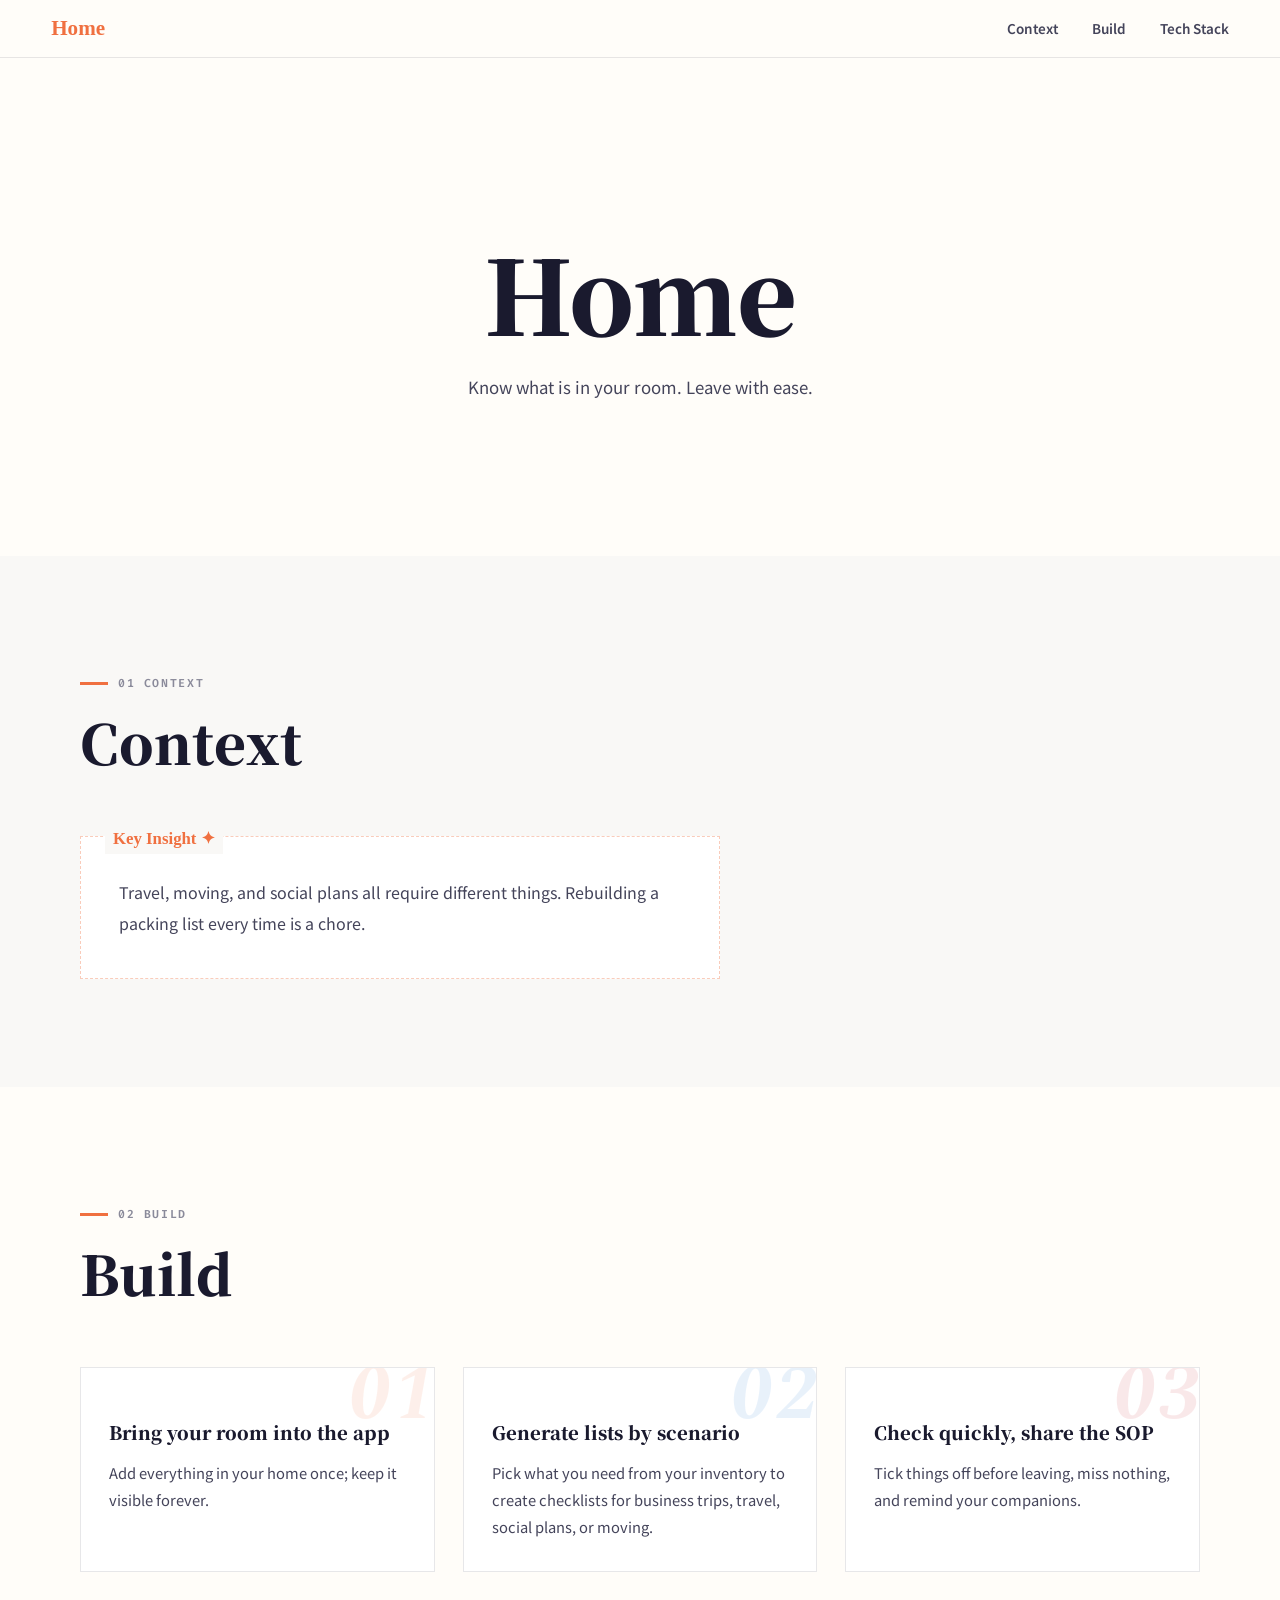
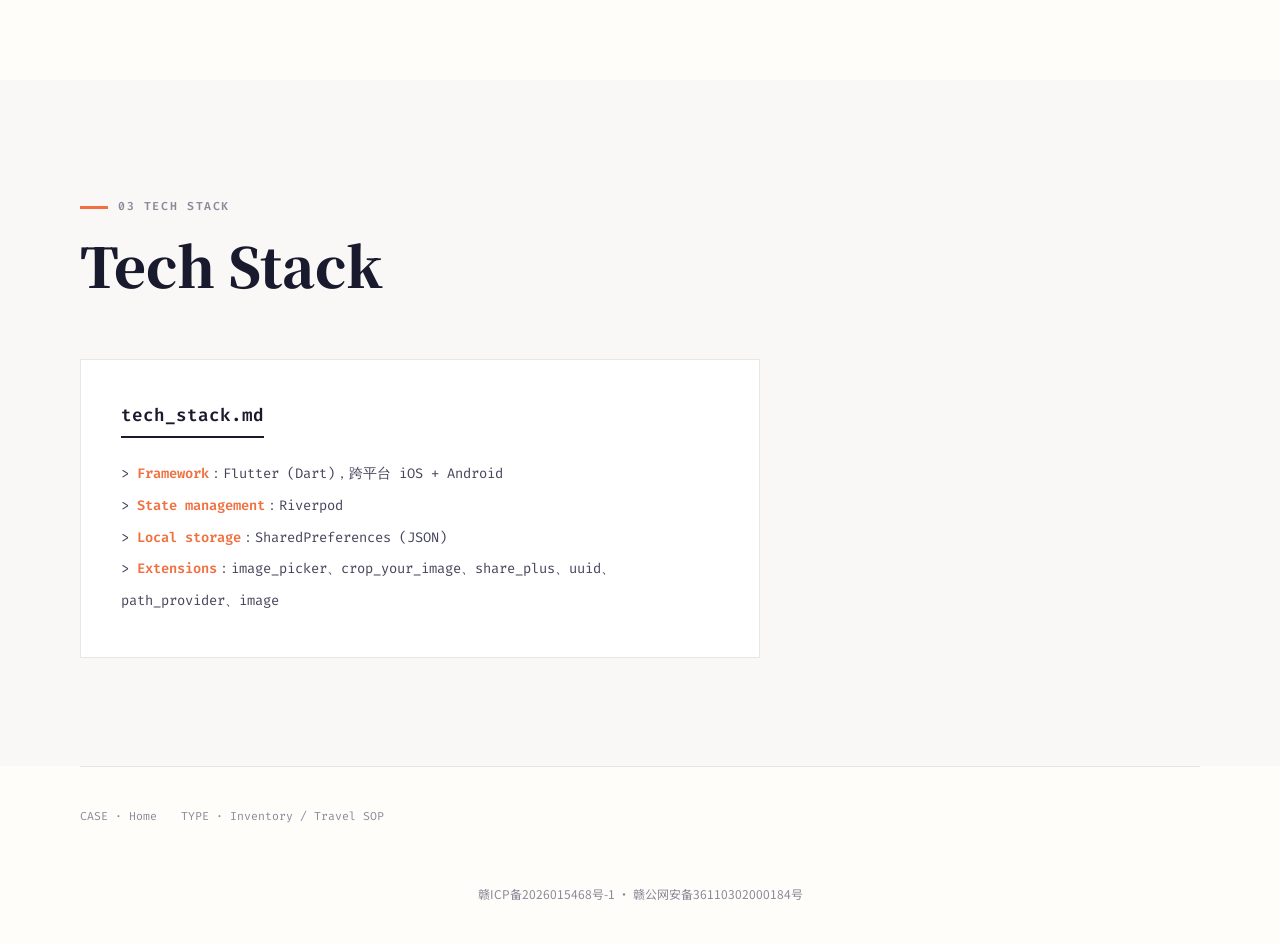
<file: events/home.html>
<!DOCTYPE html>
<html lang="zh-CN" data-language-inherited>
<head>
<meta charset="UTF-8">
<meta name="viewport" content="width=device-width, initial-scale=1.0">
<script src="../i18n.js?v=about-copy-1"></script>
<title>Home · Serena</title>
<script>
  if (new URLSearchParams(window.location.search).get('embed') === '1') {
    document.documentElement.classList.add('is-embed');
  }
</script>
<link rel="preconnect" href="https://fonts.googleapis.com">
<link rel="preconnect" href="https://fonts.gstatic.com" crossorigin>
<link href="https://fonts.googleapis.com/css2?family=Spectral:ital,wght@0,400;0,700;1,400;1,600;1,700&family=Schoolbell&family=Noto+Serif+SC:wght@700;900&family=Noto+Sans+SC:wght@400;500;700;900&family=Fira+Code:wght@400;500;600&display=swap" rel="stylesheet">
<style>
  :root {
    --primary: #F07040;
    --accent: #2B7FD8;
    --decor: #CC2936;
    --cream: #FFFDF9;
    --cream-dark: #F9F8F6;
    --ink: #1A1A2E;
    --ink-light: #44445A;
    --ink-faint: #8A8A9A;
    --line: rgba(26, 26, 46, .1);
  }

  *, *::before, *::after { box-sizing: border-box; margin: 0; padding: 0; }

  html { scroll-behavior: smooth; }

  body {
    min-height: 100vh;
    font-family: 'Noto Sans SC', -apple-system, 'PingFang SC', 'Helvetica Neue', sans-serif;
    font-size: 16px;
    line-height: 1.78;
    color: var(--ink);
    background: var(--cream);
    -webkit-font-smoothing: antialiased;
  }

  ::selection { background: var(--accent); color: #fff; }

  .page { position: relative; background: var(--cream); }

  .wrap { width: min(1120px, calc(100% - clamp(36px, 8vw, 96px))); margin: 0 auto; }

  .reveal {
    opacity: 0;
    transform: translateY(24px);
    transition: opacity .7s cubic-bezier(.16,1,.3,1), transform .7s cubic-bezier(.16,1,.3,1);
  }
  .reveal.visible { opacity: 1; transform: none; }
  .reveal-d1 { transition-delay: .1s; }
  .reveal-d2 { transition-delay: .2s; }
  .reveal-d3 { transition-delay: .3s; }

  .eyebrow {
    display: inline-flex;
    align-items: center;
    gap: 10px;
    margin-bottom: 18px;
    font-family: 'Fira Code', monospace;
    font-size: .72rem;
    font-weight: 600;
    letter-spacing: .14em;
    text-transform: uppercase;
    color: var(--ink-faint);
  }
  .eyebrow::before { content: ''; width: 28px; height: 3px; background: var(--primary); }

  /* ===== Nav ===== */
  .nav {
    position: sticky;
    top: 0;
    z-index: 20;
    display: flex;
    align-items: center;
    justify-content: space-between;
    gap: 28px;
    height: 58px;
    padding: 0 clamp(26px, 4vw, 52px);
    background: rgba(255, 253, 249, .88);
    border-bottom: 1px solid var(--line);
    backdrop-filter: blur(12px);
  }
  .logo {
    color: var(--primary);
    font-family: 'Schoolbell', cursive;
    font-size: 1.32rem;
    font-weight: 700;
    line-height: 1;
    text-decoration: none;
    white-space: nowrap;
  }
  .tabs {
    display: flex;
    align-items: center;
    gap: clamp(18px, 3vw, 34px);
    overflow-x: auto;
    scrollbar-width: none;
  }
  .tabs::-webkit-scrollbar { display: none; }
  .tabs a {
    position: relative;
    color: var(--ink-light);
    font-size: .84rem;
    font-weight: 600;
    line-height: 1.2;
    text-decoration: none;
    white-space: nowrap;
    transition: color .2s ease;
  }
  .tabs a::after {
    content: '';
    position: absolute;
    left: 0;
    right: 0;
    bottom: -8px;
    height: 2px;
    border-radius: 999px;
    background: var(--primary);
    transform: scaleX(0);
    transform-origin: left;
    transition: transform .22s ease;
  }
  .tabs a:hover { color: var(--primary); }
  .tabs a:hover::after { transform: scaleX(1); }

  /* ===== Hero: flat bg, centered title, no decoration ===== */
  .hero {
    padding: clamp(130px, 20vh, 224px) 0 clamp(120px, 17vh, 196px);
    text-align: center;
  }
  .hero-title {
    font-family: 'Noto Serif SC', serif;
    font-weight: 900;
    font-size: clamp(3rem, 8vw, 6.4rem);
    line-height: 1.05;
    letter-spacing: -.01em;
    color: var(--ink);
  }
  .hero-tagline {
    margin: 26px auto 0;
    color: var(--ink-light);
    font-size: 1.05rem;
    line-height: 1.9;
  }

  /* ===== Scene head ===== */
  .section-head { margin-bottom: clamp(36px, 6vw, 64px); }
  .section-head h2 {
    font-family: 'Noto Serif SC', serif;
    font-size: clamp(2.2rem, 5vw, 3.4rem);
    font-weight: 900;
    line-height: 1.1;
  }

  /* ===== 01 背景: Key Insight annotation card (component #3) ===== */
  .scene-01 { background: var(--cream-dark); padding: clamp(90px, 12vh, 150px) 0; }
  .key-note {
    position: relative;
    max-width: 640px;
    padding: clamp(30px, 3.6vw, 40px) clamp(28px, 3.6vw, 38px);
    background: #fff;
    border: 1.5px dashed rgba(240, 112, 64, .35);
  }
  .key-note .kt {
    position: absolute;
    top: -13px;
    left: 24px;
    padding: 0 8px;
    background: var(--cream-dark);
    font-family: 'Schoolbell', cursive;
    font-size: 1.05rem;
    font-weight: 700;
    color: var(--primary);
  }
  .key-note p { color: var(--ink-light); font-size: 1rem; line-height: 1.92; }

  /* ===== 02 搭建: big-numeral step cards (component #10A) ===== */
  .scene-02 { padding: clamp(90px, 12vh, 150px) 0; }
  .g3 { display: grid; grid-template-columns: repeat(3, 1fr); gap: clamp(20px, 2.6vw, 28px); }
  .chair-num {
    position: relative;
    overflow: hidden;
    padding: clamp(40px, 4vw, 48px) clamp(24px, 2.6vw, 28px) clamp(26px, 3vw, 30px);
    background: #fff;
    border: 1px solid var(--line);
  }
  .chair-num .bn {
    position: absolute;
    top: -14px;
    right: -4px;
    font-family: 'Spectral', serif;
    font-style: italic;
    font-weight: 700;
    font-size: 5rem;
    line-height: 1;
    color: var(--nc, var(--primary));
    opacity: .1;
    pointer-events: none;
  }
  .chair-num h3 {
    position: relative;
    margin-bottom: 10px;
    font-family: 'Noto Serif SC', serif;
    font-size: 1.14rem;
    font-weight: 900;
  }
  .chair-num p { position: relative; color: var(--ink-light); font-size: .92rem; line-height: 1.86; }

  /* ===== 03 技术栈: typewriter terminal panel (component #25) ===== */
  .scene-03 { background: var(--cream-dark); padding: clamp(90px, 12vh, 150px) 0; }
  .tw-sec {
    max-width: 680px;
    padding: clamp(30px, 3.6vw, 40px);
    background: #fff;
    border: 1px solid var(--line);
  }
  .tw-sec .hd {
    display: inline-block;
    margin-bottom: 1.3rem;
    padding-bottom: 4px;
    border-bottom: 2px solid var(--ink);
    font-family: 'Fira Code', monospace;
    font-size: 1.1rem;
    font-weight: 600;
  }
  .tw-sec .ct { font-family: 'Fira Code', monospace; font-size: .86rem; line-height: 2.3; }
  .tw-sec .ct p { margin: 0; color: var(--ink-light); }
  .tw-sec .ct .key { color: var(--primary); font-weight: 600; }

  .filefoot {
    display: flex;
    flex-wrap: wrap;
    gap: 8px 24px;
    padding: 40px 0 56px;
    border-top: 1px solid var(--line);
    font-family: 'Fira Code', monospace;
    color: var(--ink-faint);
    font-size: .72rem;
  }
  .icp-footer {
    padding: 0 clamp(20px, 5vw, 48px) 40px;
    text-align: center;
    font-size: .75rem;
    color: var(--ink-faint);
  }
  .icp-footer a { text-decoration: none; color: inherit; }
  .icp-footer a:hover { color: var(--primary); text-decoration: underline; }

  /* ===== Embed (iframe inside works.html) ===== */
  html.is-embed body { overflow-x: hidden; }
  html.is-embed .nav { padding: 0 16px; height: 50px; gap: 14px; }
  html.is-embed .logo { font-size: 1.05rem; }
  html.is-embed .tabs { gap: 14px; }
  html.is-embed .tabs a { font-size: .76rem; }
  html.is-embed .wrap { width: min(660px, calc(100% - 40px)); }
  html.is-embed .hero { padding: 56px 0 60px; }
  html.is-embed .hero-title { font-size: clamp(2.2rem, 8vw, 3.4rem); }
  html.is-embed .scene-01, html.is-embed .scene-02, html.is-embed .scene-03 { padding: 60px 0; }
  html.is-embed .g3 { grid-template-columns: 1fr; }
  html.is-embed .section-head { margin-bottom: 32px; }
  html.is-embed .section-head h2 { font-size: clamp(1.9rem, 5vw, 2.6rem); }

  @media (max-width: 900px) {
    .g3 { grid-template-columns: 1fr; }
  }

  @media (max-width: 600px) {
    body { font-size: 15px; }
    .wrap { width: min(100% - 34px, 430px); }
    .nav { padding: 0 16px; gap: 16px; }
    .logo { font-size: 1.1rem; }
    .tabs { gap: 16px; }
    .tabs a { font-size: .78rem; }
    .hero-title { font-size: clamp(2.3rem, 11vw, 3.4rem); }
    .tw-sec .ct { font-size: .78rem; line-height: 2.15; }
  }

  @media (prefers-reduced-motion: reduce) {
    html { scroll-behavior: auto; }
    .reveal { opacity: 1; transform: none; transition: none; }
  }
</style>
</head>
<body>
<div class="page">

  <nav class="nav" aria-label="Primary">
    <a class="logo" href="#hero">Home</a>
    <div class="tabs" role="list">
      <a href="#scene-01" role="listitem">背景</a>
      <a href="#scene-02" role="listitem">搭建</a>
      <a href="#scene-03" role="listitem">技术栈</a>
    </div>
  </nav>

  <section class="hero" id="hero">
    <div class="wrap">
      <div class="reveal">
        <h1 class="hero-title">Home</h1>
        <p class="hero-tagline">房间物品一目了然，轻松出行不在话下</p>
      </div>
    </div>
  </section>

  <section class="scene-01" id="scene-01">
    <div class="wrap">
      <div class="section-head reveal">
        <span class="eyebrow">01 背景</span>
        <h2>背景</h2>
      </div>
      <div class="key-note reveal">
        <span class="kt">Key Insight ✦</span>
        <p>旅行、搬家、社交活动，出行要带的东西大不相同，每次都要重新列清单，非常繁琐。</p>
      </div>
    </div>
  </section>

  <section class="scene-02" id="scene-02">
    <div class="wrap">
      <div class="section-head reveal">
        <span class="eyebrow">02 搭建</span>
        <h2>搭建</h2>
      </div>
      <div class="g3">
        <div class="chair-num reveal" style="--nc:var(--primary)">
          <span class="bn">01</span>
          <h3>把房间搬进 App</h3>
          <p>添加全屋物品，一次盘点，永久可见。</p>
        </div>
        <div class="chair-num reveal reveal-d1" style="--nc:var(--accent)">
          <span class="bn">02</span>
          <h3>按场景生成清单</h3>
          <p>从物品库筛选需要带的东西，生成对应场景 checklist（出差 / 旅行 / 社交 / 搬家）。</p>
        </div>
        <div class="chair-num reveal reveal-d2" style="--nc:var(--decor)">
          <span class="bn">03</span>
          <h3>快速核对、分享 SOP</h3>
          <p>出门前逐项打勾，不再漏东西，还能提醒随行伙伴。</p>
        </div>
      </div>
    </div>
  </section>

  <section class="scene-03" id="scene-03">
    <div class="wrap">
      <div class="section-head reveal">
        <span class="eyebrow">03 技术栈</span>
        <h2>技术栈</h2>
      </div>
      <div class="tw-sec reveal">
        <div class="hd">tech_stack.md</div>
        <div class="ct">
          <p>&gt; <span class="key">框架</span>：Flutter (Dart)，跨平台 iOS + Android</p>
          <p>&gt; <span class="key">状态管理</span>：Riverpod</p>
          <p>&gt; <span class="key">本地存储</span>：SharedPreferences (JSON)</p>
          <p>&gt; <span class="key">能力扩展</span>：image_picker、crop_your_image、share_plus、uuid、path_provider、image</p>
        </div>
      </div>
    </div>
  </section>

  <div class="wrap filefoot">
    <span>CASE · Home</span>
    <span>TYPE · 物品清单 / 出行 SOP</span>
  </div>

  <footer class="icp-footer">
    <a href="https://beian.miit.gov.cn/" target="_blank" rel="noopener">赣ICP备2026015468号-1</a>
    <span aria-hidden="true"> · </span><a href="https://beian.mps.gov.cn/#/query/webSearch?code=36110302000184" target="_blank" rel="noopener">赣公网安备36110302000184号</a>
  </footer>

</div>

<script>
  const observer = new IntersectionObserver((entries) => {
    entries.forEach(entry => {
      if (entry.isIntersecting) {
        entry.target.classList.add('visible');
        observer.unobserve(entry.target);
      }
    });
  }, { threshold: 0.12 });
  document.querySelectorAll('.reveal').forEach(el => observer.observe(el));
</script>
</body>
</html>
</file>
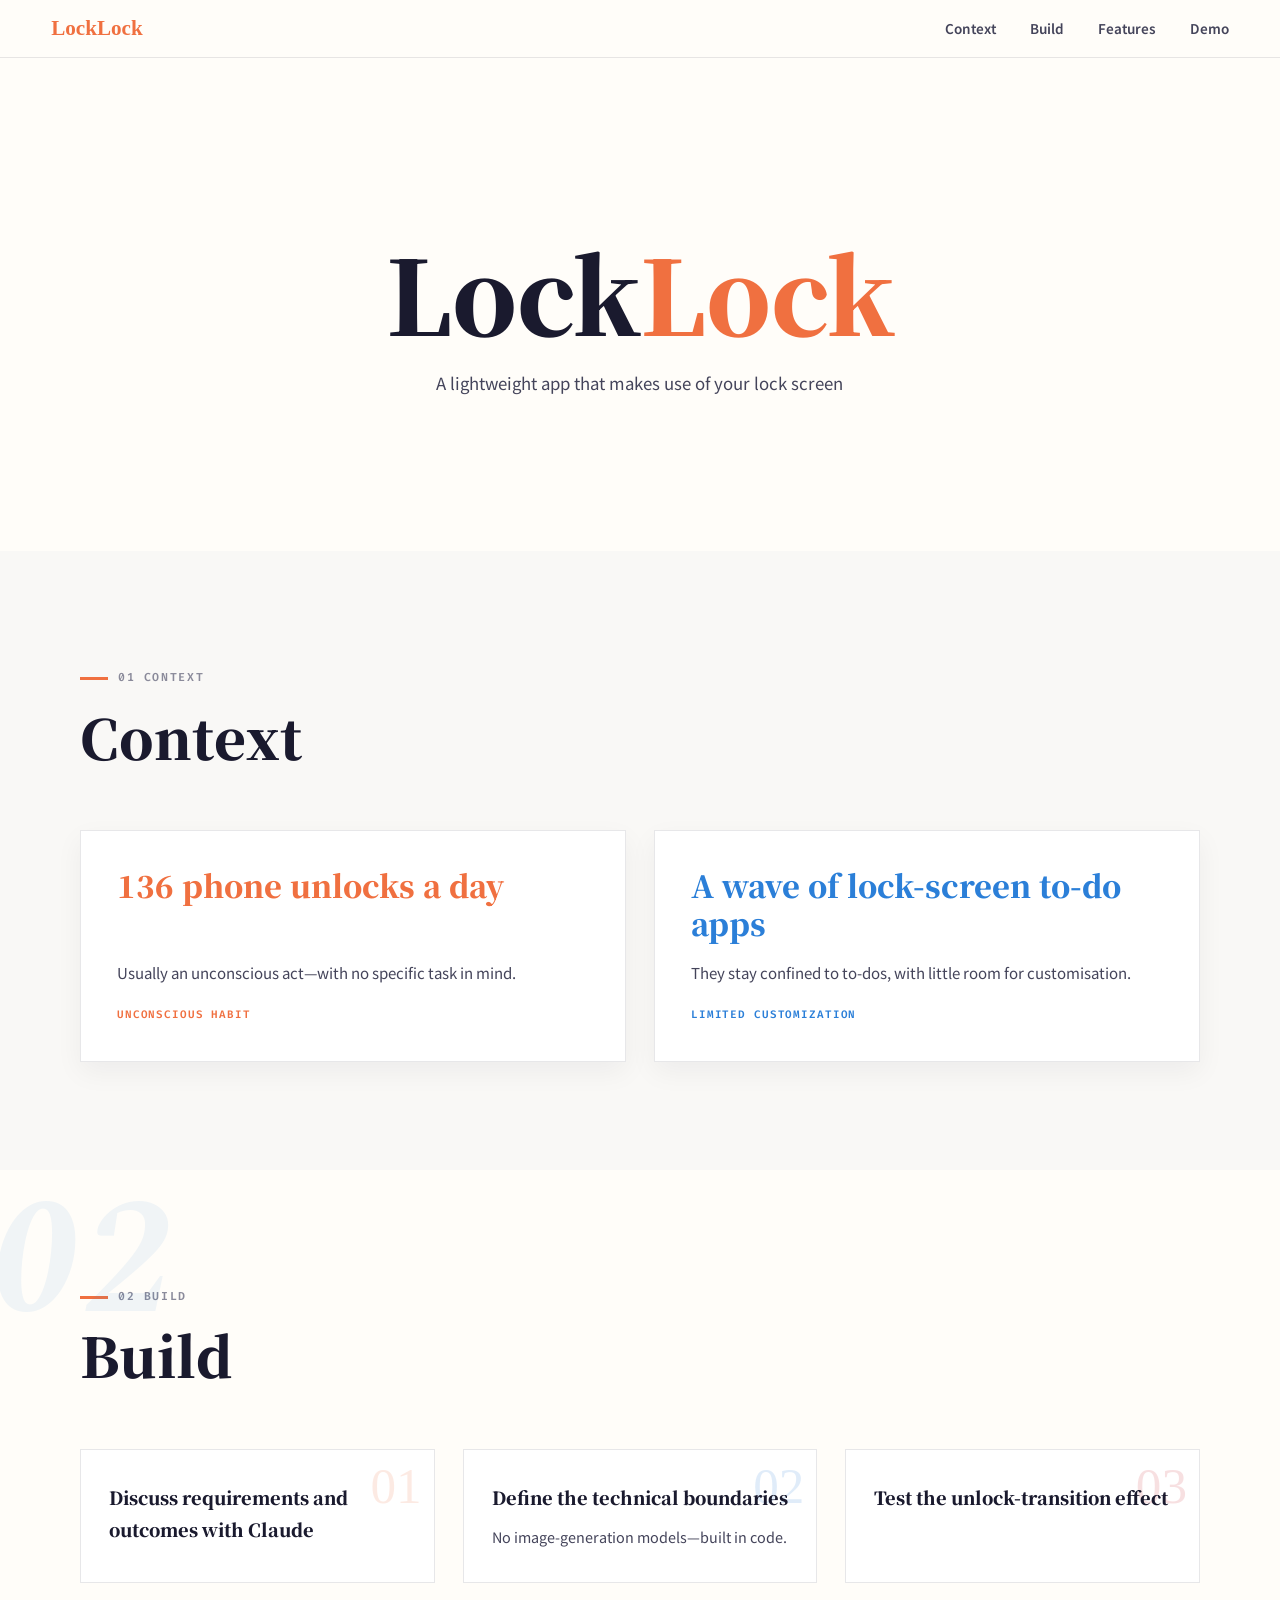
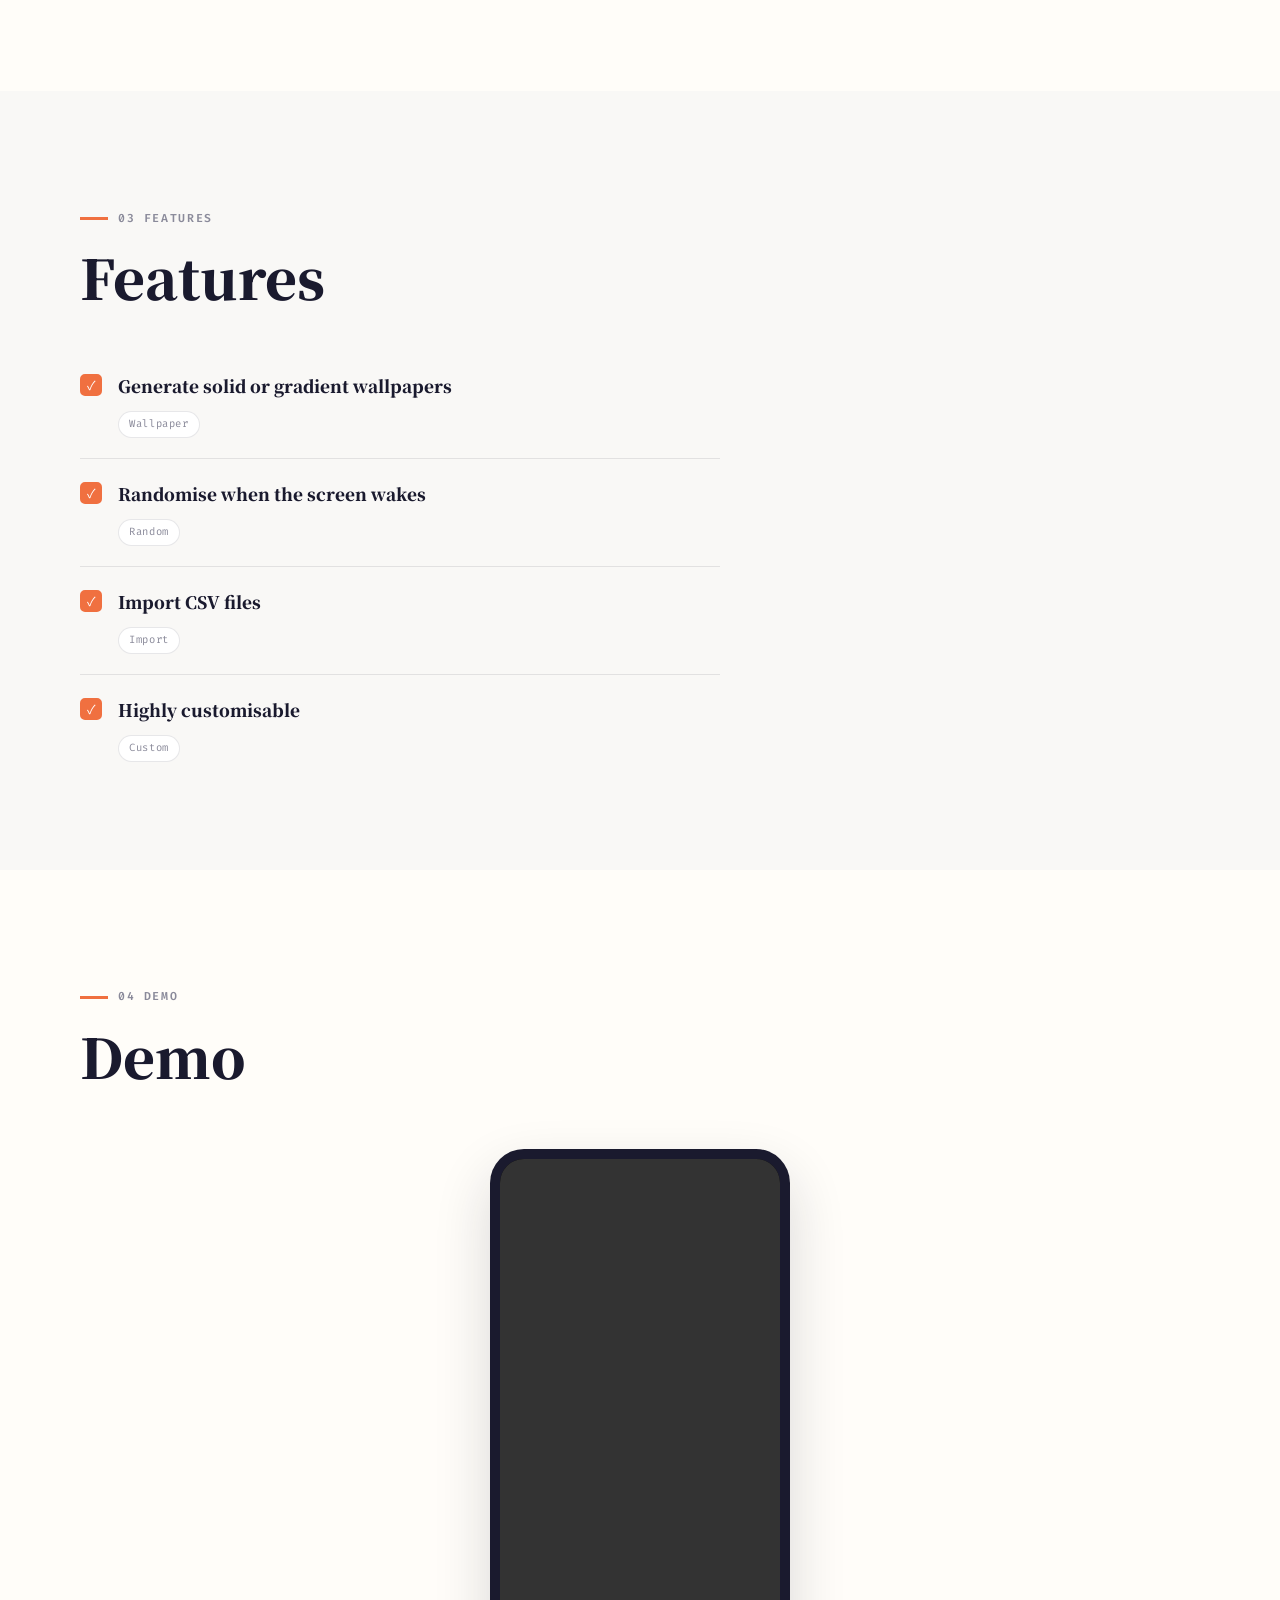
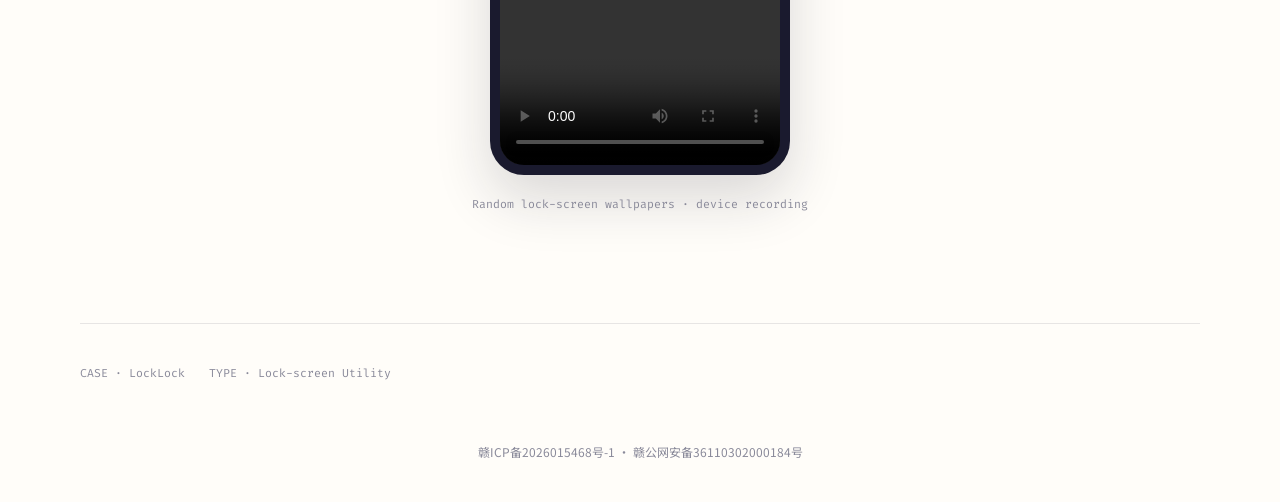
<file: events/locklock.html>
<!DOCTYPE html>
<html lang="zh-CN" data-language-inherited>
<head>
<meta charset="UTF-8">
<meta name="viewport" content="width=device-width, initial-scale=1.0">
<script src="../i18n.js?v=about-copy-1"></script>
<title>LockLock · Serena</title>
<script>
  if (new URLSearchParams(window.location.search).get('embed') === '1') {
    document.documentElement.classList.add('is-embed');
  }
</script>
<link rel="preconnect" href="https://fonts.googleapis.com">
<link rel="preconnect" href="https://fonts.gstatic.com" crossorigin>
<link href="https://fonts.googleapis.com/css2?family=Spectral:ital,wght@0,400;0,700;1,400;1,600;1,700&family=Schoolbell&family=Noto+Serif+SC:wght@700;900&family=Noto+Sans+SC:wght@400;500;700;900&family=Fira+Code:wght@400;500;600&display=swap" rel="stylesheet">
<style>
  :root {
    --primary: #F07040;
    --accent: #2B7FD8;
    --decor: #CC2936;
    --cream: #FFFDF9;
    --cream-dark: #F9F8F6;
    --ink: #1A1A2E;
    --ink-light: #44445A;
    --ink-faint: #8A8A9A;
    --line: rgba(26, 26, 46, .1);
  }

  *, *::before, *::after { box-sizing: border-box; margin: 0; padding: 0; }

  html { scroll-behavior: smooth; }

  body {
    min-height: 100vh;
    font-family: 'Noto Sans SC', -apple-system, 'PingFang SC', 'Helvetica Neue', sans-serif;
    font-size: 16px;
    line-height: 1.78;
    color: var(--ink);
    background: var(--cream);
    -webkit-font-smoothing: antialiased;
  }

  ::selection { background: var(--accent); color: #fff; }

  .page { position: relative; background: var(--cream); }

  .wrap { width: min(1120px, calc(100% - clamp(36px, 8vw, 96px))); margin: 0 auto; }

  .reveal {
    opacity: 0;
    transform: translateY(24px);
    transition: opacity .7s cubic-bezier(.16,1,.3,1), transform .7s cubic-bezier(.16,1,.3,1);
  }
  .reveal.visible { opacity: 1; transform: none; }
  .reveal-d1 { transition-delay: .1s; }
  .reveal-d2 { transition-delay: .2s; }
  .reveal-d3 { transition-delay: .3s; }

  .eyebrow {
    display: inline-flex;
    align-items: center;
    gap: 10px;
    margin-bottom: 18px;
    font-family: 'Fira Code', monospace;
    font-size: .72rem;
    font-weight: 600;
    letter-spacing: .14em;
    text-transform: uppercase;
    color: var(--ink-faint);
  }
  .eyebrow::before { content: ''; width: 28px; height: 3px; background: var(--primary); }

  .deco-word {
    position: absolute;
    z-index: 0;
    font-family: 'Spectral', serif;
    font-style: italic;
    font-weight: 700;
    font-size: clamp(5rem, 13vw, 10.5rem);
    line-height: .8;
    color: rgba(240, 112, 64, .07);
    pointer-events: none;
    user-select: none;
  }

  /* ===== Nav ===== */
  .nav {
    position: sticky;
    top: 0;
    z-index: 20;
    display: flex;
    align-items: center;
    justify-content: space-between;
    gap: 28px;
    height: 58px;
    padding: 0 clamp(26px, 4vw, 52px);
    background: rgba(255, 253, 249, .88);
    border-bottom: 1px solid var(--line);
    backdrop-filter: blur(12px);
  }
  .logo {
    color: var(--primary);
    font-family: 'Schoolbell', cursive;
    font-size: 1.32rem;
    font-weight: 700;
    line-height: 1;
    text-decoration: none;
    white-space: nowrap;
  }
  .tabs {
    display: flex;
    align-items: center;
    gap: clamp(18px, 3vw, 34px);
    overflow-x: auto;
    scrollbar-width: none;
  }
  .tabs::-webkit-scrollbar { display: none; }
  .tabs a {
    position: relative;
    color: var(--ink-light);
    font-size: .84rem;
    font-weight: 600;
    line-height: 1.2;
    text-decoration: none;
    white-space: nowrap;
    transition: color .2s ease;
  }
  .tabs a::after {
    content: '';
    position: absolute;
    left: 0;
    right: 0;
    bottom: -8px;
    height: 2px;
    border-radius: 999px;
    background: var(--primary);
    transform: scaleX(0);
    transform-origin: left;
    transition: transform .22s ease;
  }
  .tabs a:hover { color: var(--primary); }
  .tabs a:hover::after { transform: scaleX(1); }

  /* ===== Hero: flat bg, centered title, no decoration ===== */
  .hero {
    padding: clamp(130px, 20vh, 224px) 0 clamp(120px, 17vh, 196px);
    text-align: center;
  }
  .hero-title {
    font-family: 'Noto Serif SC', serif;
    font-weight: 900;
    font-size: clamp(3rem, 8vw, 6.4rem);
    line-height: 1.05;
    letter-spacing: -.01em;
    color: var(--ink);
  }
  .hero-title span { color: var(--primary); }
  .hero-tagline {
    margin: 22px auto 0;
    max-width: 26em;
    color: var(--ink-light);
    font-size: 1.05rem;
    line-height: 1.8;
  }

  /* ===== Scene head ===== */
  .section-head { margin-bottom: clamp(36px, 6vw, 64px); }
  .section-head h2 {
    font-family: 'Noto Serif SC', serif;
    font-size: clamp(2.2rem, 5vw, 3.4rem);
    font-weight: 900;
    line-height: 1.1;
  }

  /* ===== 01 背景: magazine-cut cards (component #1A) ===== */
  .scene-01 { background: var(--cream-dark); padding: clamp(90px, 12vh, 150px) 0; }
  .g2 { display: grid; grid-template-columns: repeat(2, 1fr); gap: clamp(20px, 3vw, 28px); }
  .magazine-card {
    padding: clamp(28px, 3vw, 36px);
    background: #fff;
    border: 1px solid var(--line);
    box-shadow: 0 10px 26px rgba(26, 26, 46, .05);
  }
  .magazine-card h3 {
    font-family: 'Noto Serif SC', serif;
    font-size: clamp(1.5rem, 2.6vw, 1.9rem);
    font-weight: 900;
    line-height: 1.24;
    min-height: 2.5em;
    color: var(--mc, var(--ink));
  }
  .magazine-card .desc { margin-top: 16px; color: var(--ink-light); font-size: .94rem; line-height: 1.86; }
  .magazine-card .aux {
    display: block;
    margin-top: 18px;
    font-family: 'Fira Code', monospace;
    font-size: .68rem;
    font-weight: 600;
    letter-spacing: .08em;
    color: var(--mc, var(--primary));
  }

  /* ===== 02 搭建: numbered card grid (component #34) ===== */
  .scene-02 { position: relative; padding: clamp(90px, 12vh, 150px) 0; overflow: hidden; }
  .numgrid { display: grid; grid-template-columns: repeat(3, 1fr); gap: clamp(20px, 2.6vw, 28px); }
  .numgrid-card {
    position: relative;
    overflow: hidden;
    padding: clamp(26px, 3vw, 32px) clamp(22px, 2.6vw, 28px);
    background: #fff;
    border: 1px solid var(--line);
  }
  .numgrid-card::before {
    content: attr(data-num);
    position: absolute;
    top: -10px;
    right: 12px;
    font-family: 'Schoolbell', cursive;
    font-size: 3.2rem;
    color: var(--nc, var(--primary));
    opacity: .14;
  }
  .numgrid-card h4 {
    position: relative;
    font-family: 'Noto Serif SC', serif;
    font-size: 1.12rem;
    font-weight: 900;
    color: var(--ink);
  }
  .numgrid-card p { position: relative; margin-top: 10px; color: var(--ink-light); font-size: .9rem; line-height: 1.82; }

  /* ===== 03 功能: interactive checklist (component #35) ===== */
  .scene-03 { background: var(--cream-dark); padding: clamp(90px, 12vh, 150px) 0; }
  .checklist { max-width: 640px; }
  .cl-item {
    display: flex;
    align-items: flex-start;
    gap: 16px;
    padding: 20px 0;
    border-bottom: 1px solid var(--line);
  }
  .cl-item:first-child { padding-top: 0; }
  .cl-item:last-child { border-bottom: none; padding-bottom: 0; }
  .cl-chk {
    flex-shrink: 0;
    width: 22px;
    height: 22px;
    margin-top: 3px;
    border: 2px solid var(--primary);
    border-radius: 5px;
    cursor: pointer;
    transition: all .2s ease;
    display: flex;
    align-items: center;
    justify-content: center;
  }
  .cl-chk.checked { background: var(--primary); border-color: var(--primary); }
  .cl-chk.checked::after { content: '\2713'; color: #fff; font-size: .78rem; }
  .cl-content h4 { font-family: 'Noto Serif SC', serif; font-size: 1.06rem; font-weight: 900; }
  .cl-content p { margin-top: 6px; color: var(--ink-light); font-size: .9rem; line-height: 1.8; }
  .cl-tag {
    display: inline-block;
    margin-top: 10px;
    padding: 3px 10px;
    border-radius: 999px;
    background: #fff;
    border: 1px solid var(--line);
    color: var(--ink-faint);
    font-family: 'Fira Code', monospace;
    font-size: .66rem;
    letter-spacing: .06em;
  }

  /* ===== 04 演示: phone-frame video ===== */
  .scene-04 { padding: clamp(90px, 12vh, 150px) 0; }
  .demo-frame {
    width: min(300px, 68vw);
    margin: 0 auto;
    padding: 10px;
    background: var(--ink);
    border-radius: 34px;
    box-shadow: 0 24px 56px rgba(26, 26, 46, .16);
  }
  .demo-frame video {
    display: block;
    width: 100%;
    aspect-ratio: 592 / 1280;
    border-radius: 24px;
    background: #000;
  }
  .demo-hint {
    margin-top: 20px;
    text-align: center;
    color: var(--ink-faint);
    font-family: 'Fira Code', monospace;
    font-size: .72rem;
  }

  .filefoot {
    display: flex;
    flex-wrap: wrap;
    gap: 8px 24px;
    padding: 40px 0 56px;
    border-top: 1px solid var(--line);
    font-family: 'Fira Code', monospace;
    color: var(--ink-faint);
    font-size: .72rem;
  }
  .icp-footer {
    padding: 0 clamp(20px, 5vw, 48px) 40px;
    text-align: center;
    font-size: .75rem;
    color: var(--ink-faint);
  }
  .icp-footer a { text-decoration: none; color: inherit; }
  .icp-footer a:hover { color: var(--primary); text-decoration: underline; }

  /* ===== Embed (iframe inside works.html) ===== */
  html.is-embed body { overflow-x: hidden; }
  html.is-embed .nav { padding: 0 16px; height: 50px; gap: 14px; }
  html.is-embed .logo { font-size: 1.05rem; }
  html.is-embed .tabs { gap: 14px; }
  html.is-embed .tabs a { font-size: .76rem; }
  html.is-embed .wrap { width: min(660px, calc(100% - 40px)); }
  html.is-embed .hero { padding: 56px 0 60px; }
  html.is-embed .hero-title { font-size: clamp(2.2rem, 8vw, 3.4rem); }
  html.is-embed .scene-01, html.is-embed .scene-02, html.is-embed .scene-03, html.is-embed .scene-04 { padding: 60px 0; }
  html.is-embed .g2 { grid-template-columns: 1fr; }
  html.is-embed .numgrid { grid-template-columns: 1fr; }
  html.is-embed .section-head { margin-bottom: 32px; }
  html.is-embed .section-head h2 { font-size: clamp(1.9rem, 5vw, 2.6rem); }
  html.is-embed .demo-frame { width: min(220px, 60vw); }

  @media (max-width: 900px) {
    .g2 { grid-template-columns: 1fr; }
    .numgrid { grid-template-columns: 1fr; }
  }

  @media (max-width: 600px) {
    body { font-size: 15px; }
    .wrap { width: min(100% - 34px, 430px); }
    .nav { padding: 0 16px; gap: 16px; }
    .logo { font-size: 1.1rem; }
    .tabs { gap: 16px; }
    .tabs a { font-size: .78rem; }
    .hero-title { font-size: clamp(2.3rem, 11vw, 3.4rem); }
  }

  @media (prefers-reduced-motion: reduce) {
    html { scroll-behavior: auto; }
    .reveal { opacity: 1; transform: none; transition: none; }
  }
</style>
</head>
<body>
<div class="page">

  <nav class="nav" aria-label="Primary">
    <a class="logo" href="#hero">LockLock</a>
    <div class="tabs" role="list">
      <a href="#scene-01" role="listitem">背景</a>
      <a href="#scene-02" role="listitem">搭建</a>
      <a href="#scene-03" role="listitem">功能</a>
      <a href="#scene-04" role="listitem">演示</a>
    </div>
  </nav>

  <section class="hero" id="hero">
    <div class="wrap">
      <div class="reveal">
        <h1 class="hero-title">Lock<span>Lock</span></h1>
        <p class="hero-tagline">一款帮你利用锁屏空间的轻应用</p>
      </div>
    </div>
  </section>

  <section class="scene-01" id="scene-01">
    <div class="wrap">
      <div class="section-head reveal">
        <span class="eyebrow">01 背景</span>
        <h2>背景</h2>
      </div>
      <div class="g2">
        <div class="magazine-card reveal" style="--mc:var(--primary)">
          <h3>日均解锁手机 136 次</h3>
          <p class="desc">完全是下意识动作，大部分时候并没有特别明确要做的事情。</p>
          <span class="aux">UNCONSCIOUS HABIT</span>
        </div>
        <div class="magazine-card reveal reveal-d1" style="--mc:var(--accent)">
          <h3>锁屏待办 App 大量涌现</h3>
          <p class="desc">只局限在待办事项，自定义程度不高。</p>
          <span class="aux">LIMITED CUSTOMIZATION</span>
        </div>
      </div>
    </div>
  </section>

  <section class="scene-02" id="scene-02">
    <span class="deco-word" style="left:-.06em; top:.15em; color:rgba(43,127,216,.07)">02</span>
    <div class="wrap">
      <div class="section-head reveal">
        <span class="eyebrow">02 搭建</span>
        <h2>搭建</h2>
      </div>
      <div class="numgrid">
        <div class="numgrid-card reveal" data-num="01" style="--nc:var(--primary)">
          <h4>和 Claude 讨论需求和效果</h4>
        </div>
        <div class="numgrid-card reveal reveal-d1" data-num="02" style="--nc:var(--accent)">
          <h4>明确技术边界</h4>
          <p>不调用生图模型，用代码生成。</p>
        </div>
        <div class="numgrid-card reveal reveal-d2" data-num="03" style="--nc:var(--decor)">
          <h4>测试解锁切换效果</h4>
        </div>
      </div>
    </div>
  </section>

  <section class="scene-03" id="scene-03">
    <div class="wrap">
      <div class="section-head reveal">
        <span class="eyebrow">03 功能</span>
        <h2>功能</h2>
      </div>
      <div class="checklist reveal">
        <div class="cl-item">
          <div class="cl-chk checked"></div>
          <div class="cl-content">
            <h4>生成纯色 / 渐变色壁纸</h4>
            <span class="cl-tag">壁纸</span>
          </div>
        </div>
        <div class="cl-item">
          <div class="cl-chk checked"></div>
          <div class="cl-content">
            <h4>亮屏时随机切换</h4>
            <span class="cl-tag">随机</span>
          </div>
        </div>
        <div class="cl-item">
          <div class="cl-chk checked"></div>
          <div class="cl-content">
            <h4>支持导入 CSV</h4>
            <span class="cl-tag">导入</span>
          </div>
        </div>
        <div class="cl-item">
          <div class="cl-chk checked"></div>
          <div class="cl-content">
            <h4>高度自定义</h4>
            <span class="cl-tag">自定义</span>
          </div>
        </div>
      </div>
    </div>
  </section>

  <section class="scene-04" id="scene-04">
    <div class="wrap">
      <div class="section-head reveal">
        <span class="eyebrow">04 演示</span>
        <h2>演示</h2>
      </div>
      <div class="demo-frame reveal">
        <video src="assets/locklock-demo.mp4" controls playsinline preload="metadata"></video>
      </div>
      <p class="demo-hint">锁屏壁纸随机切换 · 实机录屏</p>
    </div>
  </section>

  <div class="wrap filefoot">
    <span>CASE · LockLock</span>
    <span>TYPE · 锁屏轻应用</span>
  </div>

  <footer class="icp-footer">
    <a href="https://beian.miit.gov.cn/" target="_blank" rel="noopener">赣ICP备2026015468号-1</a>
    <span aria-hidden="true"> · </span><a href="https://beian.mps.gov.cn/#/query/webSearch?code=36110302000184" target="_blank" rel="noopener">赣公网安备36110302000184号</a>
  </footer>

</div>

<script>
  const observer = new IntersectionObserver((entries) => {
    entries.forEach(entry => {
      if (entry.isIntersecting) {
        entry.target.classList.add('visible');
        observer.unobserve(entry.target);
      }
    });
  }, { threshold: 0.12 });
  document.querySelectorAll('.reveal').forEach(el => observer.observe(el));

  document.querySelectorAll('.cl-chk').forEach(el => {
    el.addEventListener('click', () => el.classList.toggle('checked'));
  });
</script>
</body>
</html>
</file>
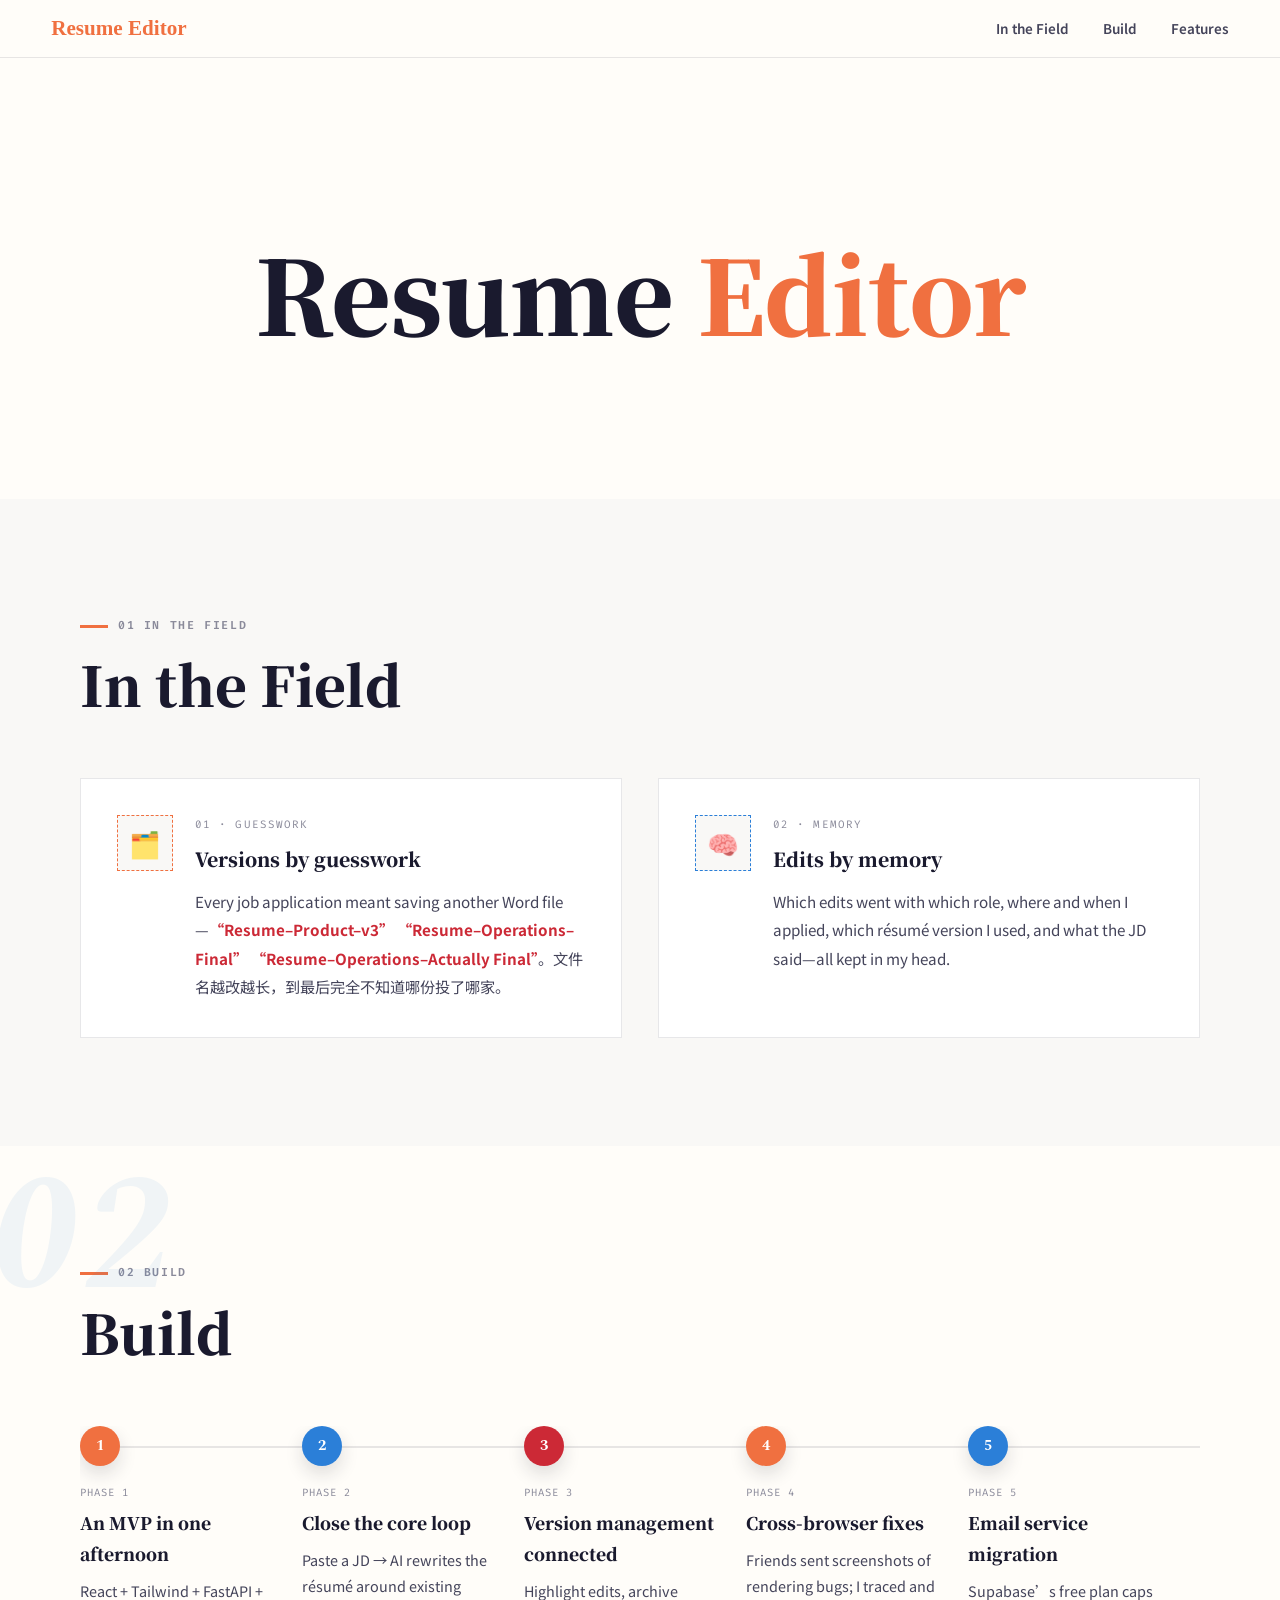
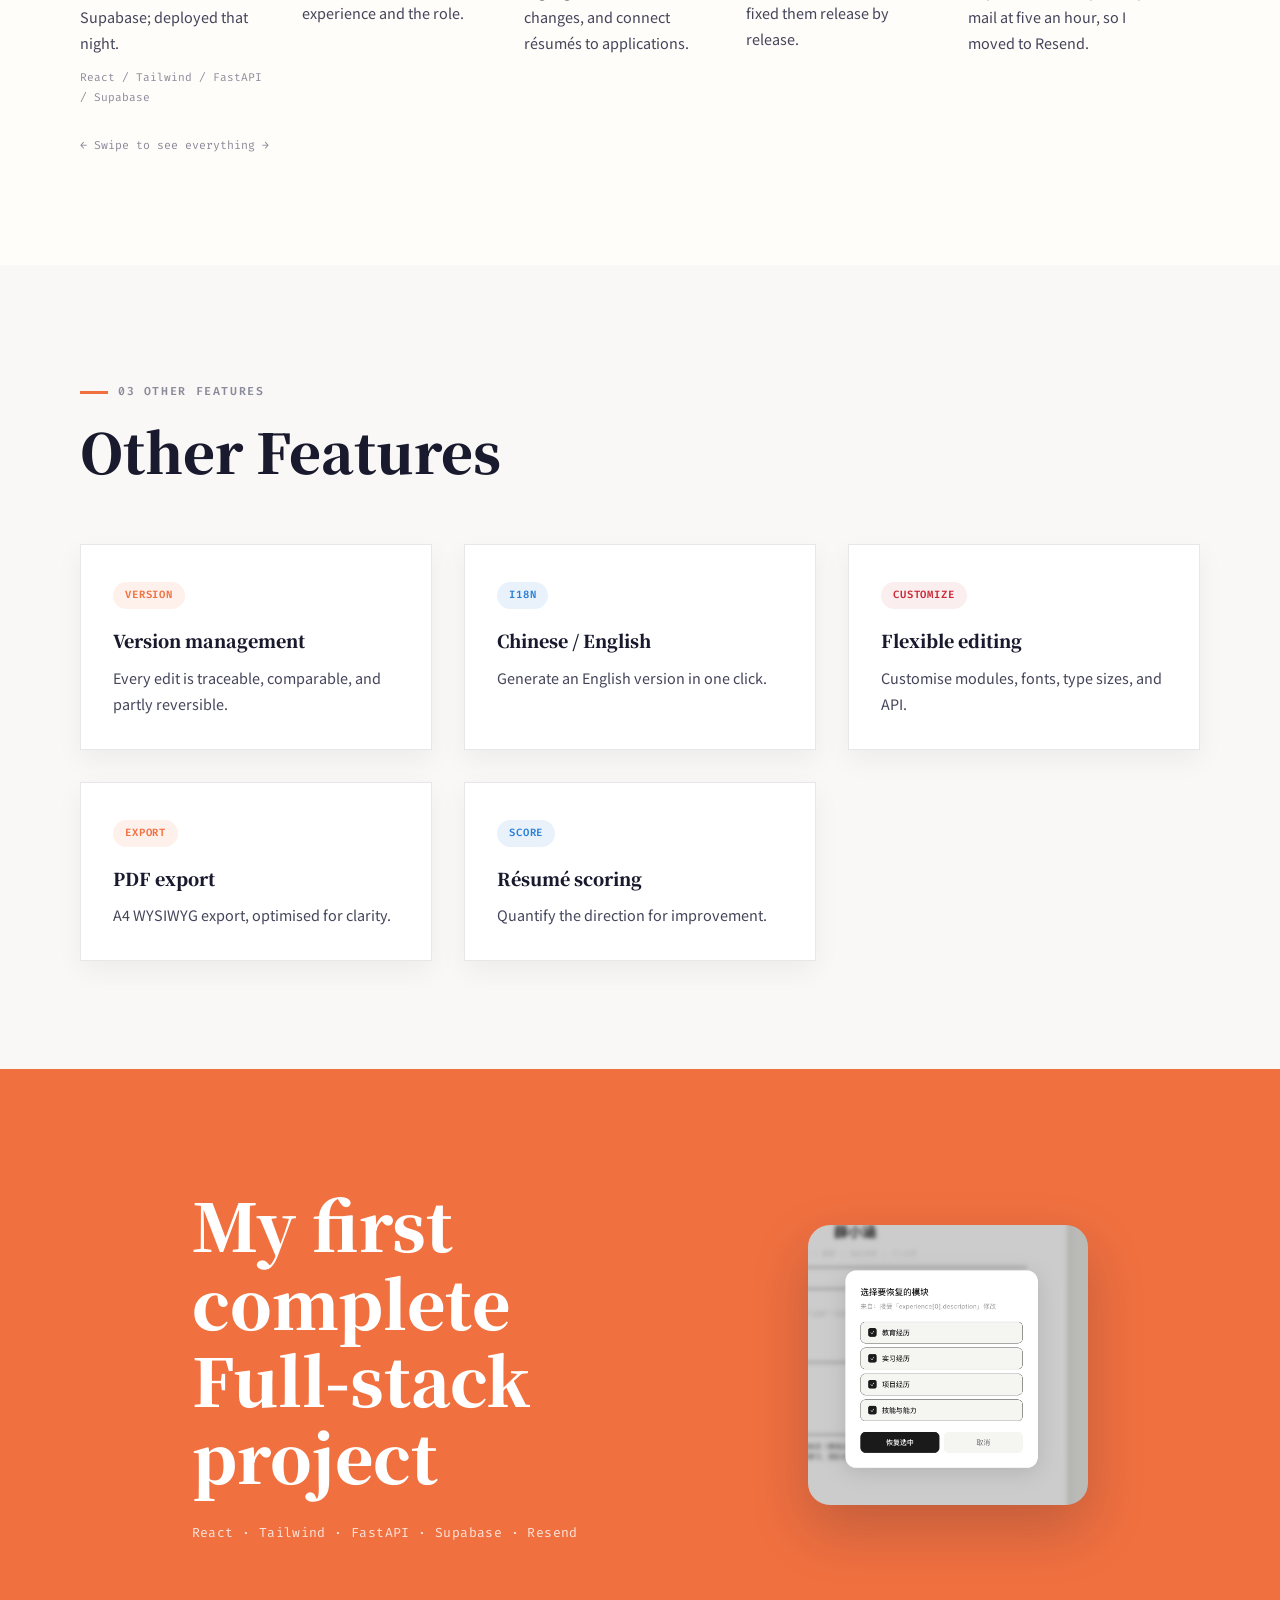
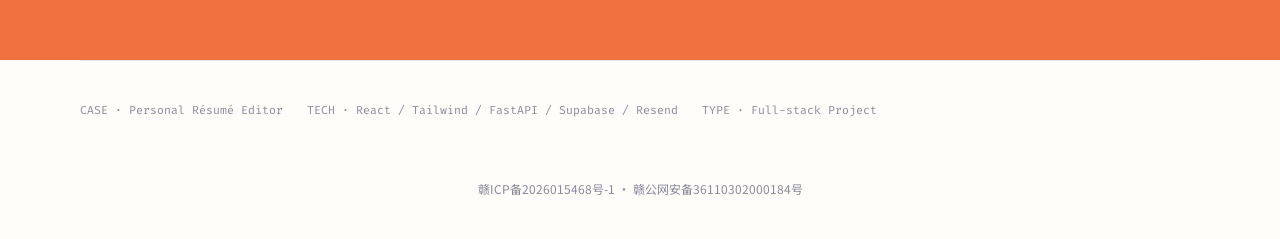
<file: events/resume-editor.html>
<!DOCTYPE html>
<html lang="zh-CN" data-language-inherited>
<head>
<meta charset="UTF-8">
<meta name="viewport" content="width=device-width, initial-scale=1.0">
<script src="../i18n.js?v=about-copy-1"></script>
<title>个人简历修改网站 · Serena</title>
<script>
  if (new URLSearchParams(window.location.search).get('embed') === '1') {
    document.documentElement.classList.add('is-embed');
  }
</script>
<link rel="preconnect" href="https://fonts.googleapis.com">
<link rel="preconnect" href="https://fonts.gstatic.com" crossorigin>
<link href="https://fonts.googleapis.com/css2?family=Spectral:ital,wght@0,400;0,700;1,400;1,600;1,700&family=Schoolbell&family=Noto+Serif+SC:wght@700;900&family=Noto+Sans+SC:wght@400;500;700;900&family=Fira+Code:wght@400;500;600&display=swap" rel="stylesheet">
<style>
  :root {
    --primary: #F07040;
    --accent: #2B7FD8;
    --decor: #CC2936;
    --cream: #FFFDF9;
    --cream-dark: #F9F8F6;
    --ink: #1A1A2E;
    --ink-light: #44445A;
    --ink-faint: #8A8A9A;
    --line: rgba(26, 26, 46, .1);
  }

  *, *::before, *::after { box-sizing: border-box; margin: 0; padding: 0; }

  html { scroll-behavior: smooth; }

  body {
    min-height: 100vh;
    font-family: 'Noto Sans SC', -apple-system, 'PingFang SC', 'Helvetica Neue', sans-serif;
    font-size: 16px;
    line-height: 1.78;
    color: var(--ink);
    background: var(--cream);
    -webkit-font-smoothing: antialiased;
  }

  ::selection { background: var(--accent); color: #fff; }

  .page { position: relative; background: var(--cream); }

  .wrap { width: min(1120px, calc(100% - clamp(36px, 8vw, 96px))); margin: 0 auto; }

  .reveal {
    opacity: 0;
    transform: translateY(24px);
    transition: opacity .7s cubic-bezier(.16,1,.3,1), transform .7s cubic-bezier(.16,1,.3,1);
  }
  .reveal.visible { opacity: 1; transform: none; }
  .reveal-d1 { transition-delay: .1s; }
  .reveal-d2 { transition-delay: .2s; }
  .reveal-d3 { transition-delay: .3s; }

  .eyebrow {
    display: inline-flex;
    align-items: center;
    gap: 10px;
    margin-bottom: 18px;
    font-family: 'Fira Code', monospace;
    font-size: .72rem;
    font-weight: 600;
    letter-spacing: .14em;
    text-transform: uppercase;
    color: var(--ink-faint);
  }
  .eyebrow::before { content: ''; width: 28px; height: 3px; background: var(--primary); }

  .deco-word {
    position: absolute;
    z-index: 0;
    font-family: 'Spectral', serif;
    font-style: italic;
    font-weight: 700;
    font-size: clamp(5rem, 13vw, 10.5rem);
    line-height: .8;
    color: rgba(240, 112, 64, .07);
    pointer-events: none;
    user-select: none;
  }

  /* ===== Nav (matched to youtube-signal-hub.html: logo left / tabs right) ===== */
  .nav {
    position: sticky;
    top: 0;
    z-index: 20;
    display: flex;
    align-items: center;
    justify-content: space-between;
    gap: 28px;
    height: 58px;
    padding: 0 clamp(26px, 4vw, 52px);
    background: rgba(255, 253, 249, .88);
    border-bottom: 1px solid var(--line);
    backdrop-filter: blur(12px);
  }
  .logo {
    color: var(--primary);
    font-family: 'Schoolbell', cursive;
    font-size: 1.32rem;
    font-weight: 700;
    line-height: 1;
    text-decoration: none;
    white-space: nowrap;
  }
  .tabs {
    display: flex;
    align-items: center;
    gap: clamp(18px, 3vw, 34px);
    overflow-x: auto;
    scrollbar-width: none;
  }
  .tabs::-webkit-scrollbar { display: none; }
  .tabs a {
    position: relative;
    color: var(--ink-light);
    font-size: .84rem;
    font-weight: 600;
    line-height: 1.2;
    text-decoration: none;
    white-space: nowrap;
    transition: color .2s ease;
  }
  .tabs a::after {
    content: '';
    position: absolute;
    left: 0;
    right: 0;
    bottom: -8px;
    height: 2px;
    border-radius: 999px;
    background: var(--primary);
    transform: scaleX(0);
    transform-origin: left;
    transition: transform .22s ease;
  }
  .tabs a:hover { color: var(--primary); }
  .tabs a:hover::after { transform: scaleX(1); }

  /* ===== Hero: centered title, nothing else ===== */
  .hero {
    position: relative;
    overflow: hidden;
    padding: clamp(130px, 20vh, 224px) 0 clamp(120px, 17vh, 196px);
    text-align: center;
  }
  .hero-inner { position: relative; z-index: 1; }
  .hero-title {
    font-family: 'Noto Serif SC', serif;
    font-weight: 900;
    font-size: clamp(3rem, 8vw, 6.4rem);
    line-height: 1.05;
    letter-spacing: -.01em;
    color: var(--ink);
  }
  .hero-title span { color: var(--primary); }

  /* ===== Scene head ===== */
  .section-head { margin-bottom: clamp(36px, 6vw, 64px); }
  .section-head h2 {
    font-family: 'Noto Serif SC', serif;
    font-size: clamp(2.2rem, 5vw, 3.4rem);
    font-weight: 900;
    line-height: 1.1;
  }

  /* ===== 01 现场: icon-side cards (component #1D) ===== */
  .scene-01 { position: relative; background: var(--cream-dark); padding: clamp(90px, 12vh, 150px) 0; }
  .icon-card-grid {
    display: grid;
    grid-template-columns: repeat(2, 1fr);
    gap: clamp(24px, 3vw, 36px);
  }
  .icon-card {
    display: flex;
    gap: 22px;
    padding: clamp(28px, 3vw, 36px);
    background: #fff;
    border: 1px solid var(--line);
  }
  .icon-card-icon {
    flex: none;
    display: grid;
    place-items: center;
    width: 56px;
    height: 56px;
    background: var(--cream-dark);
    border: 1.5px dashed var(--dc, var(--primary));
    font-size: 1.6rem;
  }
  .icon-card-num {
    display: block;
    margin-bottom: 8px;
    font-family: 'Fira Code', monospace;
    font-size: .68rem;
    letter-spacing: .1em;
    color: var(--ink-faint);
  }
  .icon-card-body h3 {
    margin-bottom: 10px;
    font-family: 'Noto Serif SC', serif;
    font-size: 1.2rem;
    font-weight: 900;
  }
  .icon-card-body p { color: var(--ink-light); font-size: .95rem; line-height: 1.88; }
  .icon-card-body em { font-style: normal; font-weight: 700; color: var(--decor); }

  /* ===== 02 搭建: horizontal timeline (component #41) ===== */
  .scene-02 { position: relative; padding: clamp(90px, 12vh, 150px) 0; overflow: hidden; }
  .timeline-wrap { overflow-x: auto; padding-bottom: 8px; scrollbar-width: none; }
  .timeline-wrap::-webkit-scrollbar { display: none; }
  .timeline-hint {
    margin-top: 20px;
    font-family: 'Fira Code', monospace;
    font-size: .72rem;
    color: var(--ink-faint);
  }
  .timeline {
    position: relative;
    display: flex;
    gap: clamp(16px, 2.4vw, 30px);
    min-width: max-content;
  }
  .timeline::before {
    content: '';
    position: absolute;
    top: 20px;
    left: 0;
    right: 0;
    height: 2px;
    background: var(--line);
  }
  .tl-item { position: relative; width: clamp(160px, 15vw, 202px); padding-top: 58px; }
  .tl-pin {
    position: absolute;
    top: 0;
    left: 0;
    display: grid;
    place-items: center;
    width: 40px;
    height: 40px;
    border-radius: 50%;
    background: var(--sc, var(--primary));
    color: #fff;
    font-family: 'Spectral', serif;
    font-weight: 700;
    font-size: .95rem;
    box-shadow: 0 8px 18px rgba(26, 26, 46, .14);
  }
  .tl-phase {
    display: block;
    margin-bottom: 6px;
    font-family: 'Fira Code', monospace;
    font-size: .66rem;
    letter-spacing: .1em;
    text-transform: uppercase;
    color: var(--ink-faint);
  }
  .tl-item h3 {
    margin-bottom: 8px;
    font-family: 'Noto Serif SC', serif;
    font-size: 1.08rem;
    font-weight: 900;
  }
  .tl-item p { color: var(--ink-light); font-size: .9rem; line-height: 1.82; }
  .tl-item .tech {
    display: block;
    margin-top: 12px;
    font-family: 'Fira Code', monospace;
    font-size: .7rem;
    color: var(--ink-faint);
  }

  /* ===== 03 其他功能: tag cards (component #1C) ===== */
  .scene-03 { background: var(--cream-dark); padding: clamp(90px, 12vh, 150px) 0; }
  .tag-grid {
    display: grid;
    grid-template-columns: repeat(3, 1fr);
    gap: clamp(24px, 3vw, 32px);
  }
  .tag-card {
    padding: clamp(26px, 3vw, 32px);
    background: #fff;
    border: 1px solid var(--line);
    box-shadow: 0 10px 26px rgba(26, 26, 46, .05);
  }
  .tag-pill {
    display: inline-flex;
    margin-bottom: 16px;
    padding: 4px 12px;
    border-radius: 999px;
    background: var(--tc-bg, rgba(240, 112, 64, .1));
    color: var(--tc, var(--primary));
    font-family: 'Fira Code', monospace;
    font-size: .66rem;
    font-weight: 600;
    letter-spacing: .08em;
    text-transform: uppercase;
  }
  .tag-card h3 {
    margin-bottom: 8px;
    font-family: 'Noto Serif SC', serif;
    font-size: 1.1rem;
    font-weight: 900;
  }
  .tag-card p { color: var(--ink-light); font-size: .9rem; line-height: 1.82; }

  /* ===== Closing ===== */
  .closing { background: var(--primary); color: #fff; padding: clamp(70px, 10vw, 116px) 0; }
  .closing-inner {
    display: flex;
    align-items: center;
    justify-content: center;
    gap: clamp(40px, 6vw, 88px);
  }
  .closing-text {
    max-width: 13.5ch;
    font-family: 'Noto Serif SC', serif;
    font-size: clamp(2.1rem, 5.6vw, 4.1rem);
    font-weight: 900;
    line-height: 1.18;
  }
  .closing-tech {
    margin-top: 26px;
    font-family: 'Fira Code', monospace;
    font-size: .82rem;
    letter-spacing: .03em;
    color: rgba(255, 255, 255, .82);
  }
  .closing-shot {
    flex: none;
    width: min(280px, 32vw);
    border-radius: 22px;
    overflow: hidden;
    box-shadow: 0 24px 56px rgba(26, 26, 46, .22);
  }
  .closing-shot img { display: block; width: 100%; }

  .filefoot {
    display: flex;
    flex-wrap: wrap;
    gap: 8px 24px;
    padding: 40px 0 56px;
    border-top: 1px solid var(--line);
    font-family: 'Fira Code', monospace;
    color: var(--ink-faint);
    font-size: .72rem;
  }
  .icp-footer {
    padding: 0 clamp(20px, 5vw, 48px) 40px;
    text-align: center;
    font-size: .75rem;
    color: var(--ink-faint);
  }
  .icp-footer a { text-decoration: none; color: inherit; }
  .icp-footer a:hover { color: var(--primary); text-decoration: underline; }

  /* ===== Embed (iframe inside works.html) ===== */
  html.is-embed body { overflow-x: hidden; }
  html.is-embed .nav { padding: 0 16px; height: 50px; gap: 14px; }
  html.is-embed .logo { font-size: 1.05rem; }
  html.is-embed .tabs { gap: 14px; }
  html.is-embed .tabs a { font-size: .76rem; }
  html.is-embed .wrap { width: min(660px, calc(100% - 40px)); }
  html.is-embed .hero { padding: 56px 0 60px; }
  html.is-embed .hero-title { font-size: clamp(2.2rem, 8vw, 3.4rem); }
  html.is-embed .scene-01, html.is-embed .scene-02, html.is-embed .scene-03 { padding: 60px 0; }
  html.is-embed .icon-card-grid { grid-template-columns: 1fr; }
  html.is-embed .section-head { margin-bottom: 32px; }
  html.is-embed .section-head h2 { font-size: clamp(1.9rem, 5vw, 2.6rem); }
  html.is-embed .tag-grid { grid-template-columns: 1fr 1fr; }
  html.is-embed .closing { padding: 48px 0; }
  html.is-embed .closing-text { font-size: clamp(1.8rem, 6vw, 2.6rem); }
  html.is-embed .closing-inner { gap: clamp(24px, 5vw, 48px); }
  html.is-embed .closing-shot { width: min(180px, 30vw); }

  @media (max-width: 900px) {
    .icon-card-grid { grid-template-columns: 1fr; }
    .tag-grid { grid-template-columns: repeat(2, 1fr); }
    html.is-embed .tag-grid { grid-template-columns: 1fr; }
    .closing-inner { flex-direction: column; text-align: center; }
    .closing-shot { width: min(240px, 60vw); }
  }

  @media (max-width: 600px) {
    body { font-size: 15px; }
    .wrap { width: min(100% - 34px, 430px); }
    .nav { padding: 0 16px; gap: 16px; }
    .logo { font-size: 1.1rem; }
    .tabs { gap: 16px; }
    .tabs a { font-size: .78rem; }
    .hero-title { font-size: clamp(2.3rem, 11vw, 3.4rem); }
    .icon-card { flex-direction: column; }
    .tag-grid { grid-template-columns: 1fr; }
    .closing-text { max-width: 10ch; margin: 0 auto; }
    .closing-shot { width: min(200px, 56vw); }
  }

  @media (prefers-reduced-motion: reduce) {
    html { scroll-behavior: auto; }
    .reveal { opacity: 1; transform: none; transition: none; }
  }
</style>
</head>
<body>
<div class="page">

  <nav class="nav" aria-label="Primary">
    <a class="logo" href="#hero">Resume Editor</a>
    <div class="tabs" role="list">
      <a href="#scene-01" role="listitem">现场</a>
      <a href="#scene-02" role="listitem">搭建</a>
      <a href="#scene-03" role="listitem">功能</a>
    </div>
  </nav>

  <section class="hero" id="hero">
    <div class="wrap">
      <div class="hero-inner reveal">
        <h1 class="hero-title">Resume <span>Editor</span></h1>
      </div>
    </div>
  </section>

  <section class="scene-01" id="scene-01">
    <div class="wrap">
      <div class="section-head reveal">
        <span class="eyebrow">01 现场</span>
        <h2>现场</h2>
      </div>
      <div class="icon-card-grid">
        <div class="icon-card reveal" style="--dc:var(--primary)">
          <div class="icon-card-icon">🗂️</div>
          <div class="icon-card-body">
            <span class="icon-card-num">01 · GUESSWORK</span>
            <h3>版本靠猜</h3>
            <p>每投一个岗位就另存一份 Word——<em>「简历-产品-v3」「简历-运营-最终版」「简历-运营-真的最终版」</em>。文件名越改越长，到最后完全不知道哪份投了哪家。</p>
          </div>
        </div>
        <div class="icon-card reveal reveal-d1" style="--dc:var(--accent)">
          <div class="icon-card-icon">🧠</div>
          <div class="icon-card-body">
            <span class="icon-card-num">02 · MEMORY</span>
            <h3>改动靠记</h3>
            <p>同一段实习经历，投不同岗位时改动了哪些，哪家公司几号投的、用的是哪个版本的简历、JD 是什么，全靠记忆。</p>
          </div>
        </div>
      </div>
    </div>
  </section>

  <section class="scene-02" id="scene-02">
    <span class="deco-word" style="left:-.06em; top:.15em; color:rgba(43,127,216,.07)">02</span>
    <div class="wrap">
      <div class="section-head reveal">
        <span class="eyebrow">02 搭建</span>
        <h2>搭建</h2>
      </div>
      <div class="timeline-wrap">
        <div class="timeline">
          <div class="tl-item reveal">
            <div class="tl-pin" style="--sc:var(--primary)">1</div>
            <span class="tl-phase">Phase 1</span>
            <h3>一个下午出 MVP</h3>
            <p>技术栈：React + Tailwind + FastAPI + Supabase，当晚部署上线。</p>
            <span class="tech">React / Tailwind / FastAPI / Supabase</span>
          </div>
          <div class="tl-item reveal reveal-d1">
            <div class="tl-pin" style="--sc:var(--accent)">2</div>
            <span class="tl-phase">Phase 2</span>
            <h3>核心功能闭环</h3>
            <p>粘贴 JD → AI 自动改写简历，匹配现有经历，贴合岗位。</p>
          </div>
          <div class="tl-item reveal reveal-d2">
            <div class="tl-pin" style="--sc:var(--decor)">3</div>
            <span class="tl-phase">Phase 3</span>
            <h3>版本管理打通</h3>
            <p>高亮修改部分，存档修改内容，简历关联投递记录。</p>
          </div>
          <div class="tl-item reveal reveal-d3">
            <div class="tl-pin" style="--sc:var(--primary)">4</div>
            <span class="tl-phase">Phase 4</span>
            <h3>不同浏览器兼容修复</h3>
            <p>朋友截图反馈浏览器解析异常，逐版排查修复。</p>
          </div>
          <div class="tl-item reveal reveal-d3">
            <div class="tl-pin" style="--sc:var(--accent)">5</div>
            <span class="tl-phase">Phase 5</span>
            <h3>邮件服务迁移</h3>
            <p>Supabase 免费版限制 5 封/小时，更换为 Resend。</p>
          </div>
        </div>
      </div>
      <p class="timeline-hint">← 左右滑动查看全部 →</p>
    </div>
  </section>

  <section class="scene-03" id="scene-03">
    <div class="wrap">
      <div class="section-head reveal">
        <span class="eyebrow">03 其他功能</span>
        <h2>其他功能</h2>
      </div>
      <div class="tag-grid">
        <div class="tag-card reveal" style="--tc:var(--primary); --tc-bg:rgba(240,112,64,.1)">
          <span class="tag-pill">version</span>
          <h3>版本管理</h3>
          <p>每次修改可溯源、可对比、可部分恢复</p>
        </div>
        <div class="tag-card reveal reveal-d1" style="--tc:var(--accent); --tc-bg:rgba(43,127,216,.1)">
          <span class="tag-pill">i18n</span>
          <h3>中英切换</h3>
          <p>一键生成英文版</p>
        </div>
        <div class="tag-card reveal reveal-d2" style="--tc:var(--decor); --tc-bg:rgba(204,41,54,.08)">
          <span class="tag-pill">customize</span>
          <h3>灵活编辑</h3>
          <p>自定义模块、字体、字号、API</p>
        </div>
        <div class="tag-card reveal" style="--tc:var(--primary); --tc-bg:rgba(240,112,64,.1)">
          <span class="tag-pill">export</span>
          <h3>PDF 导出</h3>
          <p>A4 尺寸所见即所得，清晰度优化</p>
        </div>
        <div class="tag-card reveal reveal-d1" style="--tc:var(--accent); --tc-bg:rgba(43,127,216,.1)">
          <span class="tag-pill">score</span>
          <h3>简历评分</h3>
          <p>量化改进方向</p>
        </div>
      </div>
    </div>
  </section>

  <section class="closing">
    <div class="wrap closing-inner">
      <div class="closing-copy reveal">
        <p class="closing-text">第一个完整的<br>前后端项目</p>
        <div class="closing-tech">React · Tailwind · FastAPI · Supabase · Resend</div>
      </div>
      <figure class="closing-shot reveal reveal-d1">
        <img src="assets/resume-editor-shot.png" alt="版本管理弹窗：勾选要恢复的模块——教育经历、实习经历、项目经历、技能与能力">
      </figure>
    </div>
  </section>

  <div class="wrap filefoot">
    <span>CASE · 个人简历修改网站</span>
    <span>TECH · React / Tailwind / FastAPI / Supabase / Resend</span>
    <span>TYPE · 前后端项目</span>
  </div>

  <footer class="icp-footer">
    <a href="https://beian.miit.gov.cn/" target="_blank" rel="noopener">赣ICP备2026015468号-1</a>
    <span aria-hidden="true"> · </span><a href="https://beian.mps.gov.cn/#/query/webSearch?code=36110302000184" target="_blank" rel="noopener">赣公网安备36110302000184号</a>
  </footer>

</div>

<script>
  const observer = new IntersectionObserver((entries) => {
    entries.forEach(entry => {
      if (entry.isIntersecting) {
        entry.target.classList.add('visible');
        observer.unobserve(entry.target);
      }
    });
  }, { threshold: 0.12 });
  document.querySelectorAll('.reveal').forEach(el => observer.observe(el));
</script>
</body>
</html>
</file>
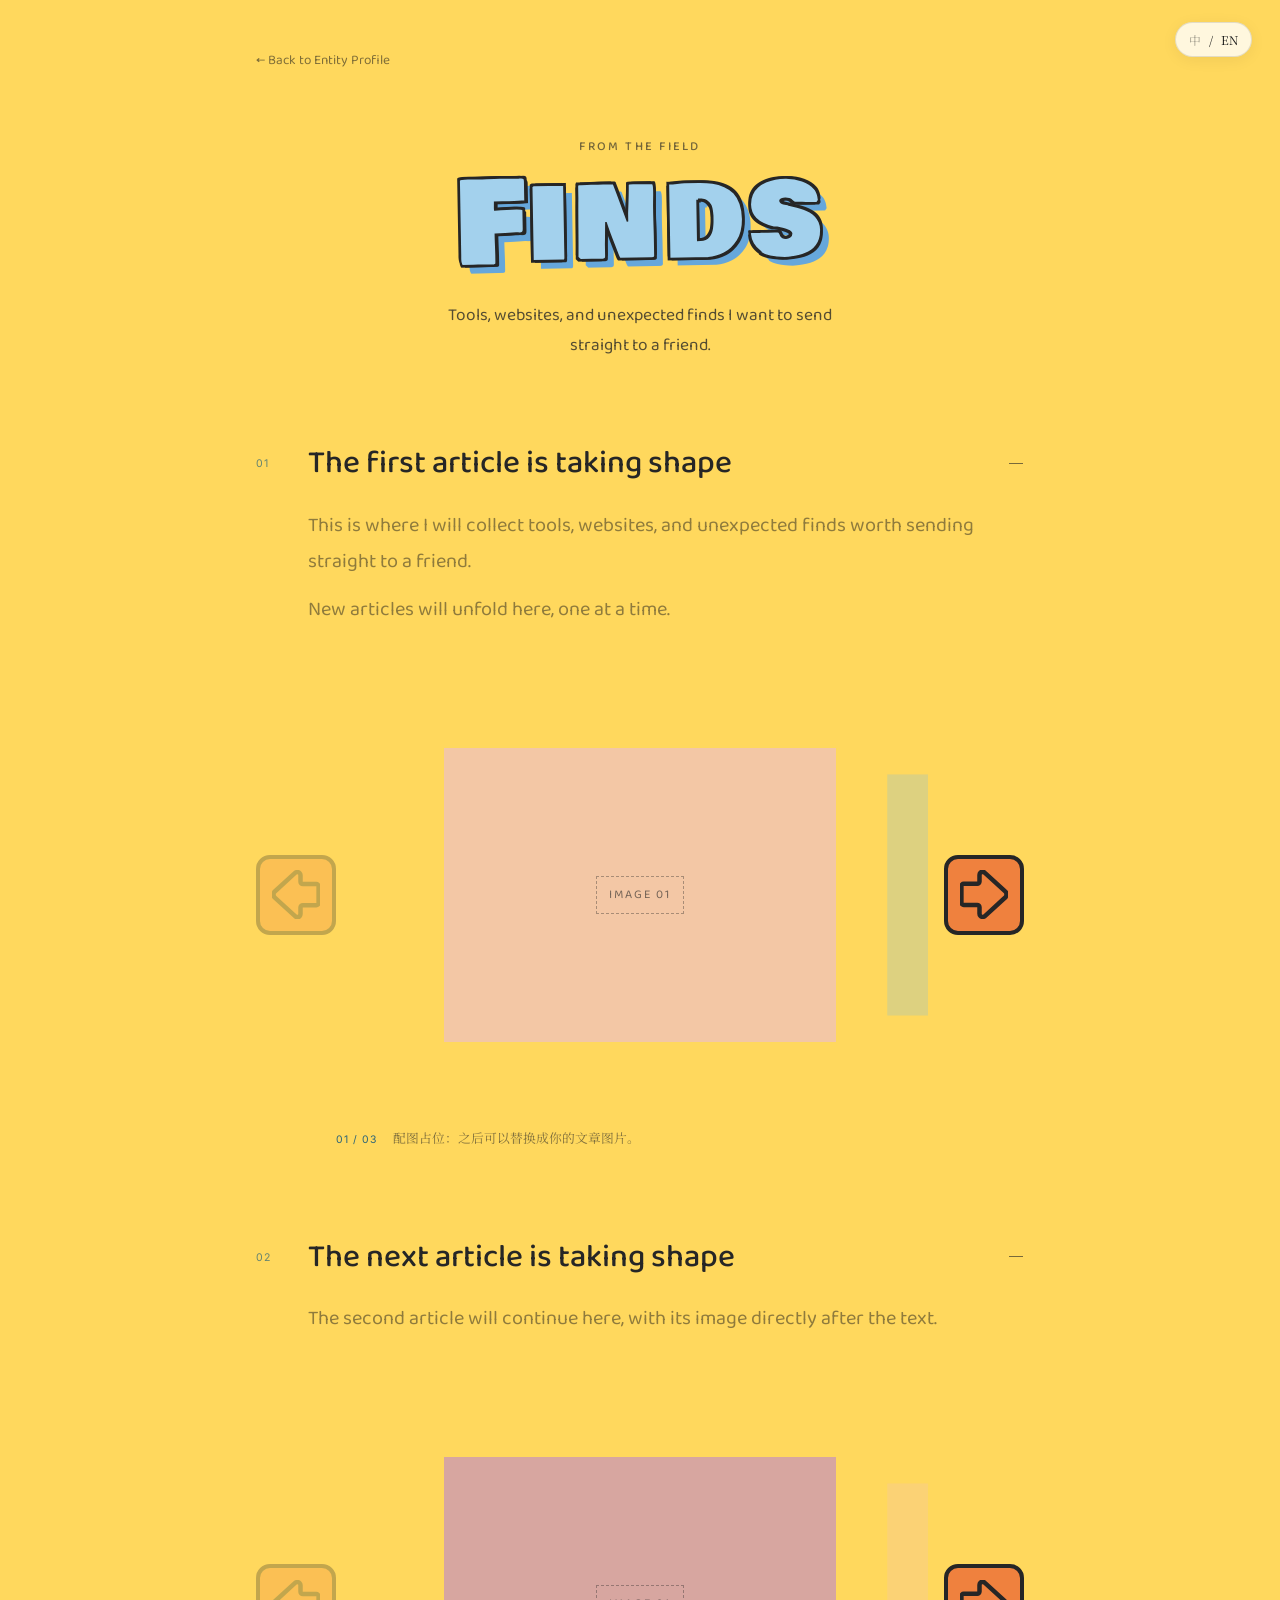
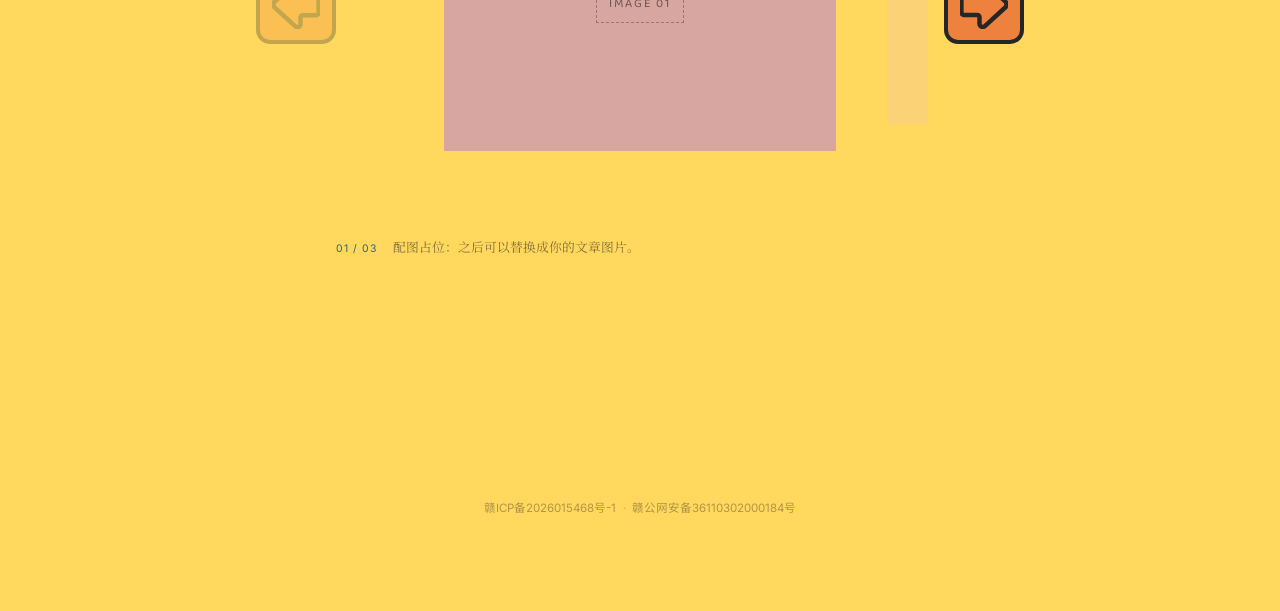
<file: talks/finds.html>
<!DOCTYPE html>
<html lang="zh-CN">
<head>
<meta charset="UTF-8">
<meta name="viewport" content="width=device-width, initial-scale=1.0">
<title>拾记 — Serena 熙冉</title>
<meta name="description" content="Serena 收集的好用工具、网页和有趣发现。">
<link rel="canonical" href="https://sumohe.com/talks/finds.html">
<meta property="og:type" content="website"><meta property="og:site_name" content="Serena 熙冉">
<meta property="og:title" content="拾记 — Serena 熙冉"><meta property="og:description" content="工具、网页和意外发现。">
<meta property="og:url" content="https://sumohe.com/talks/finds.html">
<script src="../i18n.js?v=talk-archive-21"></script>
<link rel="stylesheet" href="../style.css?v=talk-archive-21">
</head>
<body class="signals-bg page-archive">
<div class="page"><main class="content archive-content">
  <a class="archive-back" href="../about.html">← 返回存在体概况</a>
  <header class="archive-head"><p>FROM THE FIELD</p><h1>Finds</h1><p>那些让人想马上转发给朋友的工具、网页和意外发现。</p></header>
  <!-- 后续按日期从新到旧添加文章条目；每篇文章的内容后紧跟自己的配图。 -->
  <ol class="archive-list">
    <li>
      <details class="archive-entry archive-entry--empty" open>
        <summary>
          <span class="archive-entry-index">01</span>
          <span class="archive-entry-title">第一篇文章正在整理中</span>
          <span class="archive-entry-toggle" aria-hidden="true"></span>
        </summary>
        <div class="archive-entry-body">
          <p>这里会记录那些值得马上转发给朋友的工具、网页和意外发现。</p>
          <p>新的文章会从这里开始，按时间慢慢展开。</p>
        </div>
        <section class="archive-carousel archive-carousel--inline" data-archive-carousel aria-label="Finds 第一篇文章配图">
          <div class="archive-carousel-stage">
            <button class="archive-carousel-arrow archive-carousel-arrow--prev" type="button" data-carousel-prev aria-label="上一张配图"><svg viewBox="0 0 48 49" aria-hidden="true"><path d="M25.3 47.1c-.9 0-1.6-.3-2.2-.9L2.8 27.6C2 26.9 1.5 25.8 1.5 24.5c0-1.1.4-2.1 1.1-2.9l.2-.1L23.1 2.9c.6-.6 1.4-.8 2.2-.8.9 0 1.7.3 2.3.9.6.6.9 1.4.9 2.2v6.6c0 1.2 1 2.3 2.3 2.3h13.5c1.2 0 2.3 1 2.3 2.3v16.5c0 1.2-1 2.3-2.3 2.3H30.8c-1.3 0-2.3 1-2.3 2.3v6.6c0 1.8-1.4 3.2-3.2 3.2Z" /></svg></button>
            <div class="archive-carousel-viewport"><div class="archive-carousel-track">
              <figure class="archive-carousel-slide is-active"><div class="archive-carousel-art archive-carousel-art--one"><span>IMAGE 01</span></div></figure>
              <figure class="archive-carousel-slide"><div class="archive-carousel-art archive-carousel-art--two"><span>IMAGE 02</span></div></figure>
              <figure class="archive-carousel-slide"><div class="archive-carousel-art archive-carousel-art--three"><span>IMAGE 03</span></div></figure>
            </div></div>
            <button class="archive-carousel-arrow archive-carousel-arrow--next" type="button" data-carousel-next aria-label="下一张配图"><svg viewBox="0 0 48 49" aria-hidden="true"><path d="M25.3 47.1c-.9 0-1.6-.3-2.2-.9L2.8 27.6C2 26.9 1.5 25.8 1.5 24.5c0-1.1.4-2.1 1.1-2.9l.2-.1L23.1 2.9c.6-.6 1.4-.8 2.2-.8.9 0 1.7.3 2.3.9.6.6.9 1.4.9 2.2v6.6c0 1.2 1 2.3 2.3 2.3h13.5c1.2 0 2.3 1 2.3 2.3v16.5c0 1.2-1 2.3-2.3 2.3H30.8c-1.3 0-2.3 1-2.3 2.3v6.6c0 1.8-1.4 3.2-3.2 3.2Z" /></svg></button>
          </div>
          <div class="archive-carousel-meta"><span data-carousel-count>01 / 03</span><p data-carousel-caption>配图占位：之后可以替换成这篇文章的图片。</p></div>
        </section>
      </details>
    </li>
    <li>
      <details class="archive-entry archive-entry--empty" open>
        <summary><span class="archive-entry-index">02</span><span class="archive-entry-title">下一篇文章正在整理中</span><span class="archive-entry-toggle" aria-hidden="true"></span></summary>
        <div class="archive-entry-body"><p>第二篇文章会从这里开始，内容和它的配图保持连续出现。</p></div>
        <section class="archive-carousel archive-carousel--inline" data-archive-carousel aria-label="Finds 第二篇文章配图">
          <div class="archive-carousel-stage">
            <button class="archive-carousel-arrow archive-carousel-arrow--prev" type="button" data-carousel-prev aria-label="上一张配图"><svg viewBox="0 0 48 49" aria-hidden="true"><path d="M25.3 47.1c-.9 0-1.6-.3-2.2-.9L2.8 27.6C2 26.9 1.5 25.8 1.5 24.5c0-1.1.4-2.1 1.1-2.9l.2-.1L23.1 2.9c.6-.6 1.4-.8 2.2-.8.9 0 1.7.3 2.3.9.6.6.9 1.4.9 2.2v6.6c0 1.2 1 2.3 2.3 2.3h13.5c1.2 0 2.3 1 2.3 2.3v16.5c0 1.2-1 2.3-2.3 2.3H30.8c-1.3 0-2.3 1-2.3 2.3v6.6c0 1.8-1.4 3.2-3.2 3.2Z" /></svg></button>
            <div class="archive-carousel-viewport"><div class="archive-carousel-track">
              <figure class="archive-carousel-slide is-active"><div class="archive-carousel-art archive-carousel-art--three"><span>IMAGE 01</span></div></figure>
              <figure class="archive-carousel-slide"><div class="archive-carousel-art archive-carousel-art--one"><span>IMAGE 02</span></div></figure>
              <figure class="archive-carousel-slide"><div class="archive-carousel-art archive-carousel-art--two"><span>IMAGE 03</span></div></figure>
            </div></div>
            <button class="archive-carousel-arrow archive-carousel-arrow--next" type="button" data-carousel-next aria-label="下一张配图"><svg viewBox="0 0 48 49" aria-hidden="true"><path d="M25.3 47.1c-.9 0-1.6-.3-2.2-.9L2.8 27.6C2 26.9 1.5 25.8 1.5 24.5c0-1.1.4-2.1 1.1-2.9l.2-.1L23.1 2.9c.6-.6 1.4-.8 2.2-.8.9 0 1.7.3 2.3.9.6.6.9 1.4.9 2.2v6.6c0 1.2 1 2.3 2.3 2.3h13.5c1.2 0 2.3 1 2.3 2.3v16.5c0 1.2-1 2.3-2.3 2.3H30.8c-1.3 0-2.3 1-2.3 2.3v6.6c0 1.8-1.4 3.2-3.2 3.2Z" /></svg></button>
          </div>
          <div class="archive-carousel-meta"><span data-carousel-count>01 / 03</span><p data-carousel-caption>配图占位：之后可以替换成这篇文章的图片。</p></div>
        </section>
      </details>
    </li>
  </ol>
</main></div>
<script src="archive-carousel.js?v=talk-archive-21"></script>
<footer class="icp-footer"><a href="https://beian.miit.gov.cn/" target="_blank" rel="noopener">赣ICP备2026015468号-1</a><span class="icp-separator" aria-hidden="true">·</span><a href="https://beian.mps.gov.cn/#/query/webSearch?code=36110302000184" target="_blank" rel="noopener">赣公网安备36110302000184号</a></footer>
</body>
</html>
</file>
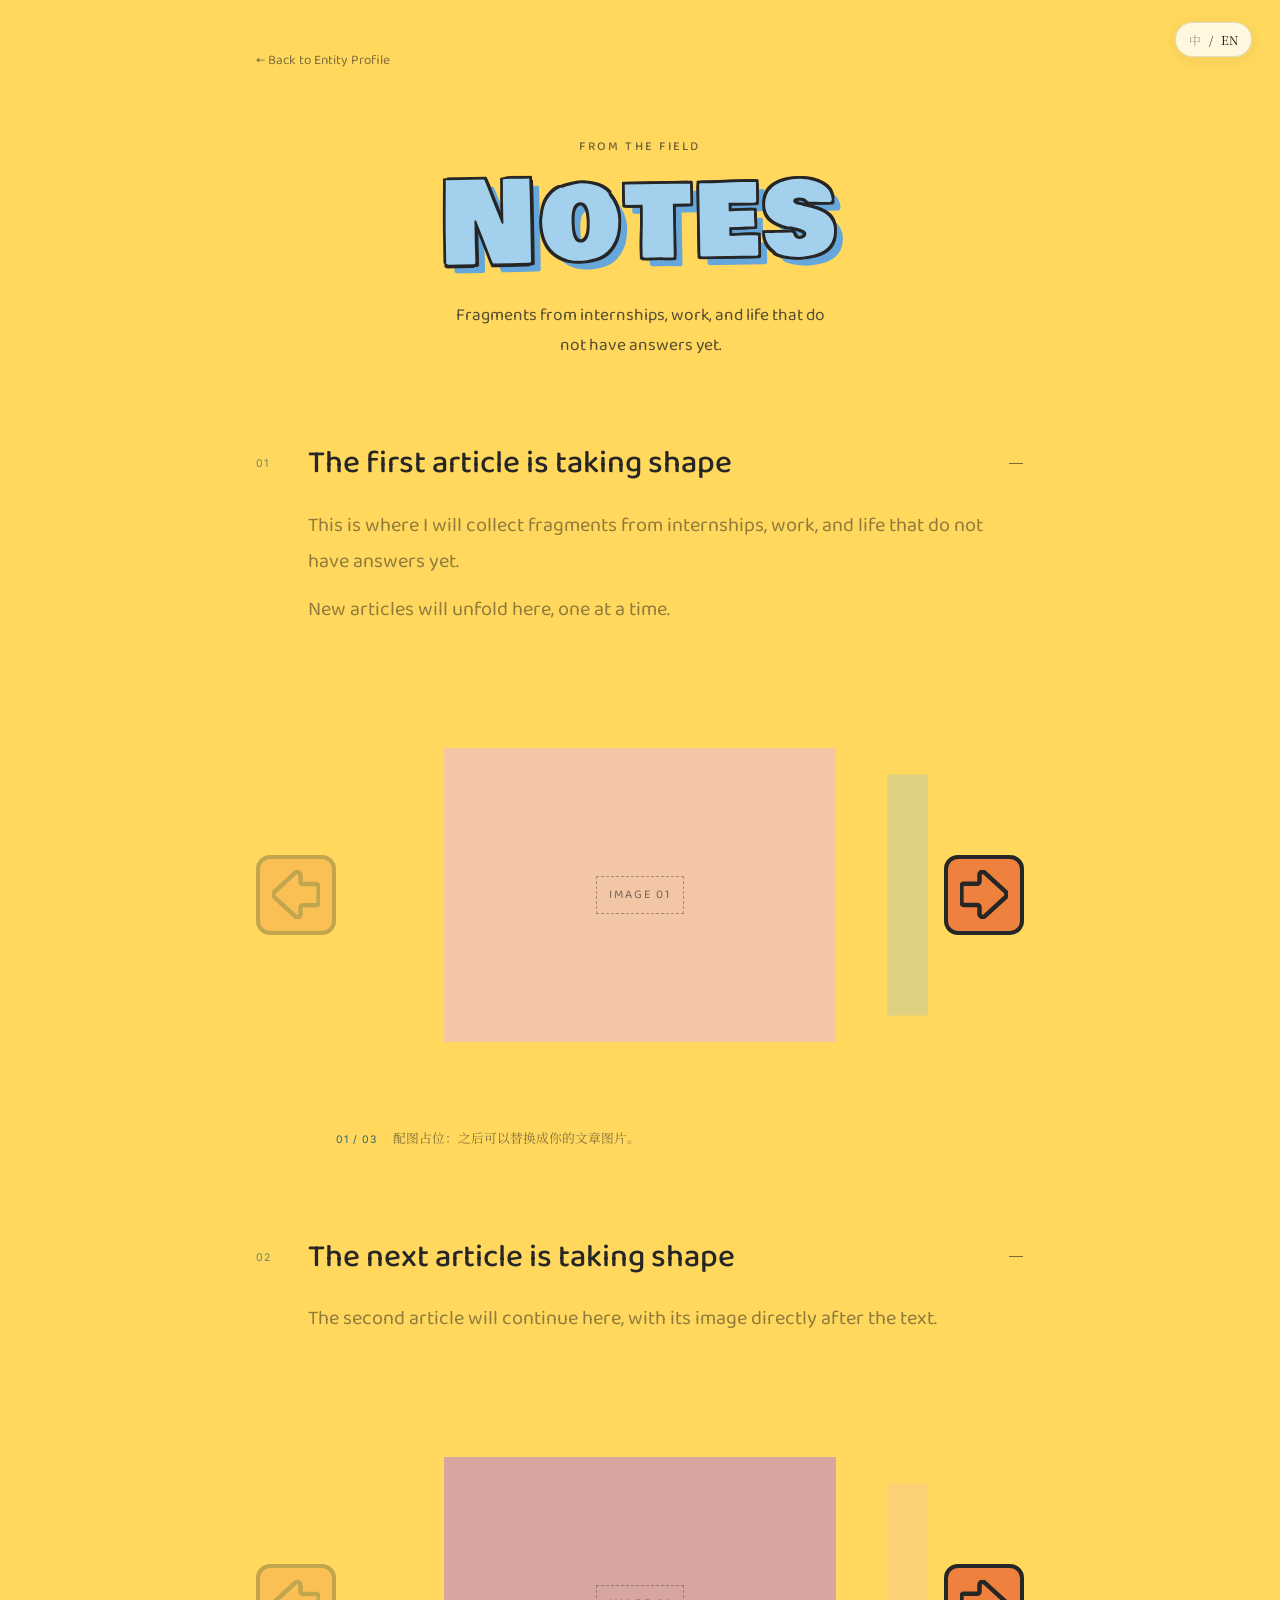
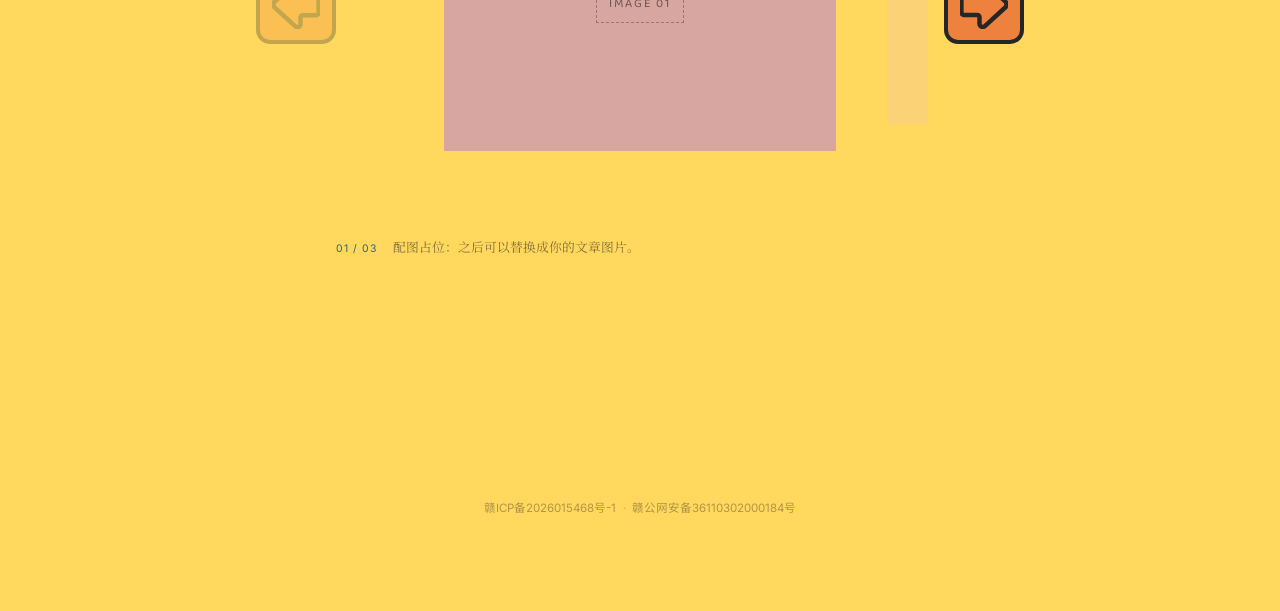
<file: talks/notes.html>
<!DOCTYPE html>
<html lang="zh-CN">
<head>
<meta charset="UTF-8">
<meta name="viewport" content="width=device-width, initial-scale=1.0">
<title>随记 — Serena 熙冉</title>
<meta name="description" content="Serena 关于实习、工作和生活的随记。">
<link rel="canonical" href="https://sumohe.com/talks/notes.html">
<meta property="og:type" content="website"><meta property="og:site_name" content="Serena 熙冉">
<meta property="og:title" content="随记 — Serena 熙冉"><meta property="og:description" content="实习、工作和生活里还在慢慢想明白的事。">
<meta property="og:url" content="https://sumohe.com/talks/notes.html">
<script src="../i18n.js?v=talk-archive-21"></script>
<link rel="stylesheet" href="../style.css?v=talk-archive-21">
</head>
<body class="signals-bg page-archive">
<div class="page"><main class="content archive-content">
  <a class="archive-back" href="../about.html">← 返回存在体概况</a>
  <header class="archive-head"><p>FROM THE FIELD</p><h1>Notes</h1><p>实习、工作和生活里，暂时还没有答案的片段。</p></header>
  <!-- 后续按日期从新到旧添加文章条目；每篇文章的内容后紧跟自己的配图。 -->
  <ol class="archive-list">
    <li>
      <details class="archive-entry archive-entry--empty" open>
        <summary>
          <span class="archive-entry-index">01</span>
          <span class="archive-entry-title">第一篇文章正在整理中</span>
          <span class="archive-entry-toggle" aria-hidden="true"></span>
        </summary>
        <div class="archive-entry-body">
          <p>这里会记录实习、工作和生活里，那些暂时还没有答案的片段。</p>
          <p>新的文章会从这里开始，按时间慢慢展开。</p>
        </div>
        <section class="archive-carousel archive-carousel--inline" data-archive-carousel aria-label="Notes 第一篇文章配图">
          <div class="archive-carousel-stage">
            <button class="archive-carousel-arrow archive-carousel-arrow--prev" type="button" data-carousel-prev aria-label="上一张配图"><svg viewBox="0 0 48 49" aria-hidden="true"><path d="M25.3 47.1c-.9 0-1.6-.3-2.2-.9L2.8 27.6C2 26.9 1.5 25.8 1.5 24.5c0-1.1.4-2.1 1.1-2.9l.2-.1L23.1 2.9c.6-.6 1.4-.8 2.2-.8.9 0 1.7.3 2.3.9.6.6.9 1.4.9 2.2v6.6c0 1.2 1 2.3 2.3 2.3h13.5c1.2 0 2.3 1 2.3 2.3v16.5c0 1.2-1 2.3-2.3 2.3H30.8c-1.3 0-2.3 1-2.3 2.3v6.6c0 1.8-1.4 3.2-3.2 3.2Z" /></svg></button>
            <div class="archive-carousel-viewport"><div class="archive-carousel-track">
              <figure class="archive-carousel-slide is-active"><div class="archive-carousel-art archive-carousel-art--one"><span>IMAGE 01</span></div></figure>
              <figure class="archive-carousel-slide"><div class="archive-carousel-art archive-carousel-art--two"><span>IMAGE 02</span></div></figure>
              <figure class="archive-carousel-slide"><div class="archive-carousel-art archive-carousel-art--three"><span>IMAGE 03</span></div></figure>
            </div></div>
            <button class="archive-carousel-arrow archive-carousel-arrow--next" type="button" data-carousel-next aria-label="下一张配图"><svg viewBox="0 0 48 49" aria-hidden="true"><path d="M25.3 47.1c-.9 0-1.6-.3-2.2-.9L2.8 27.6C2 26.9 1.5 25.8 1.5 24.5c0-1.1.4-2.1 1.1-2.9l.2-.1L23.1 2.9c.6-.6 1.4-.8 2.2-.8.9 0 1.7.3 2.3.9.6.6.9 1.4.9 2.2v6.6c0 1.2 1 2.3 2.3 2.3h13.5c1.2 0 2.3 1 2.3 2.3v16.5c0 1.2-1 2.3-2.3 2.3H30.8c-1.3 0-2.3 1-2.3 2.3v6.6c0 1.8-1.4 3.2-3.2 3.2Z" /></svg></button>
          </div>
          <div class="archive-carousel-meta"><span data-carousel-count>01 / 03</span><p data-carousel-caption>配图占位：之后可以替换成这篇文章的图片。</p></div>
        </section>
      </details>
    </li>
    <li>
      <details class="archive-entry archive-entry--empty" open>
        <summary><span class="archive-entry-index">02</span><span class="archive-entry-title">下一篇文章正在整理中</span><span class="archive-entry-toggle" aria-hidden="true"></span></summary>
        <div class="archive-entry-body"><p>第二篇文章会从这里开始，内容和它的配图保持连续出现。</p></div>
        <section class="archive-carousel archive-carousel--inline" data-archive-carousel aria-label="Notes 第二篇文章配图">
          <div class="archive-carousel-stage">
            <button class="archive-carousel-arrow archive-carousel-arrow--prev" type="button" data-carousel-prev aria-label="上一张配图"><svg viewBox="0 0 48 49" aria-hidden="true"><path d="M25.3 47.1c-.9 0-1.6-.3-2.2-.9L2.8 27.6C2 26.9 1.5 25.8 1.5 24.5c0-1.1.4-2.1 1.1-2.9l.2-.1L23.1 2.9c.6-.6 1.4-.8 2.2-.8.9 0 1.7.3 2.3.9.6.6.9 1.4.9 2.2v6.6c0 1.2 1 2.3 2.3 2.3h13.5c1.2 0 2.3 1 2.3 2.3v16.5c0 1.2-1 2.3-2.3 2.3H30.8c-1.3 0-2.3 1-2.3 2.3v6.6c0 1.8-1.4 3.2-3.2 3.2Z" /></svg></button>
            <div class="archive-carousel-viewport"><div class="archive-carousel-track">
              <figure class="archive-carousel-slide is-active"><div class="archive-carousel-art archive-carousel-art--three"><span>IMAGE 01</span></div></figure>
              <figure class="archive-carousel-slide"><div class="archive-carousel-art archive-carousel-art--one"><span>IMAGE 02</span></div></figure>
              <figure class="archive-carousel-slide"><div class="archive-carousel-art archive-carousel-art--two"><span>IMAGE 03</span></div></figure>
            </div></div>
            <button class="archive-carousel-arrow archive-carousel-arrow--next" type="button" data-carousel-next aria-label="下一张配图"><svg viewBox="0 0 48 49" aria-hidden="true"><path d="M25.3 47.1c-.9 0-1.6-.3-2.2-.9L2.8 27.6C2 26.9 1.5 25.8 1.5 24.5c0-1.1.4-2.1 1.1-2.9l.2-.1L23.1 2.9c.6-.6 1.4-.8 2.2-.8.9 0 1.7.3 2.3.9.6.6.9 1.4.9 2.2v6.6c0 1.2 1 2.3 2.3 2.3h13.5c1.2 0 2.3 1 2.3 2.3v16.5c0 1.2-1 2.3-2.3 2.3H30.8c-1.3 0-2.3 1-2.3 2.3v6.6c0 1.8-1.4 3.2-3.2 3.2Z" /></svg></button>
          </div>
          <div class="archive-carousel-meta"><span data-carousel-count>01 / 03</span><p data-carousel-caption>配图占位：之后可以替换成这篇文章的图片。</p></div>
        </section>
      </details>
    </li>
  </ol>
</main></div>
<script src="archive-carousel.js?v=talk-archive-21"></script>
<footer class="icp-footer"><a href="https://beian.miit.gov.cn/" target="_blank" rel="noopener">赣ICP备2026015468号-1</a><span class="icp-separator" aria-hidden="true">·</span><a href="https://beian.mps.gov.cn/#/query/webSearch?code=36110302000184" target="_blank" rel="noopener">赣公网安备36110302000184号</a></footer>
</body>
</html>
</file>
<file: style.css>
/* ============================================================
   Serena 熙冉 — 全局样式
   规则怪谈风格 · 底部胶囊导航
   Noto Serif SC + Inter
   ============================================================ */

@import url('https://fonts.googleapis.com/css2?family=Baloo+Bhai+2:wght@400;500;600&family=Bowlby+One+SC&family=Inter:wght@400;500&family=LXGW+WenKai+TC:wght@400&family=Noto+Sans+SC:wght@400;500;600&family=Noto+Serif+SC:wght@400;500;700&family=Schoolbell&family=ZCOOL+KuaiLe&display=swap');

:root {
  --font-title: "Noto Serif SC", "PingFang SC", "Noto Sans SC", serif;
  --font-body: "Inter", "PingFang SC", "Noto Sans SC", system-ui, sans-serif;

  --bg: #FFFEFA;
  --ink: #1A1A1A;
  --accent: #3F51B5;
  --green: #B8E954;
  --pink: #C2185B;
  --dim: #8A8A8A;
  --transition: 0.5s cubic-bezier(.4, 0, .2, 1);
}

/* 跨页面原生过渡：支持的浏览器会在整页跳转时自动做首尾帧平滑过渡，
   不支持的浏览器直接忽略，不影响现有行为 */
@view-transition {
  navigation: auto;
}

/* ── Reset ── */
*, *::before, *::after { box-sizing: border-box; }
html, body { margin: 0; padding: 0; }

body {
  font-family: var(--font-body);
  background: var(--bg);
  color: var(--ink);
  transition: background-color var(--transition), color var(--transition);
  animation: pageIn .4s ease both;
  min-height: 100vh;
  /* 全局极淡扫描线纹理（规则怪谈氛围） */
  background-image:
    repeating-linear-gradient(
      0deg,
      transparent,
      transparent 3px,
      rgba(63, 81, 181, 0.018) 3px,
      rgba(63, 81, 181, 0.018) 4px
    );
}
@keyframes pageIn { from { opacity: 0; } to { opacity: 1; } }

a { color: inherit; }

:focus-visible { outline: 2px solid var(--accent); outline-offset: 3px; }
[hidden] { display: none !important; }

/* ── 单栏页面布局 ── */
.page {
  max-width: 720px;
  margin: 0 auto;
  padding: 48px 40px 120px;
  min-height: 100vh;
}

/* ── 站名（顶部文字 logo） ── */
.site-name {
  display: block;
  font-family: var(--font-title);
  font-size: 1.5rem;
  text-decoration: none;
  margin-bottom: 48px;
  opacity: 0.4;
  letter-spacing: 0.08em;
}

/* ── 底部胶囊导航 ── */
.bottom-nav {
  position: fixed;
  bottom: 24px;
  left: 50%;
  transform: translateX(-50%);
  z-index: 500;
  background: rgba(255, 254, 250, 0.85);
  backdrop-filter: blur(12px);
  -webkit-backdrop-filter: blur(12px);
  border: 1px solid rgba(26, 26, 26, 0.10);
  border-radius: 999px;
  padding: 8px 12px;
  display: flex;
  gap: 4px;
  box-shadow: 0 4px 24px rgba(0, 0, 0, 0.08);
  white-space: nowrap;
}
.bottom-nav a {
  font-family: var(--font-title);
  font-size: 0.82rem;
  text-decoration: none;
  padding: 7px 16px;
  border-radius: 999px;
  color: var(--ink);
  opacity: 0.55;
  transition: all 0.2s ease;
  white-space: nowrap;
}
.bottom-nav a:hover { opacity: 1; }
.bottom-nav a.active {
  background: var(--ink);
  color: var(--bg);
  opacity: 1;
  box-shadow: 0 0 12px rgba(63, 81, 181, 0.25);
}

/* ── 语言切换：固定在右上角，和底部导航保持相同的轻盈手账质感 ── */
.language-switcher {
  position: fixed;
  z-index: 600;
  top: 22px;
  right: 28px;
  display: inline-flex;
  align-items: center;
  gap: 5px;
  padding: 6px 10px;
  border: 1px solid rgba(26, 26, 26, 0.12);
  border-radius: 999px;
  background: rgba(255, 254, 250, 0.82);
  backdrop-filter: blur(12px);
  -webkit-backdrop-filter: blur(12px);
  box-shadow: 0 3px 16px rgba(0, 0, 0, 0.06);
  color: var(--ink);
  font-family: var(--font-title);
  font-size: .74rem;
}
.language-switcher button {
  padding: 2px 3px;
  border: 0;
  background: transparent;
  color: inherit;
  font: inherit;
  opacity: .42;
  cursor: pointer;
}
.language-switcher button:hover,
.language-switcher button.active { opacity: 1; }
html[lang="en"] .about-title {
  max-width: 24ch;
  margin: 4px auto 40px;
  white-space: pre-line;
  font-family: Georgia, "Times New Roman", serif;
  font-size: clamp(1.6rem, 2.4vw, 1.85rem);
  font-weight: 400;
  line-height: 1.42;
  letter-spacing: -0.015em;
}
html[lang="en"] .page-about .about-hero { gap: 22px; margin-bottom: 24px; }
html[lang="en"] .page-about .about-hero-illus { max-width: 320px; }
html[lang="en"] .page-about .about-hero-intro {
  display: block;
  width: min(320px, 100%);
  max-width: 320px;
  font-family: Georgia, "Times New Roman", serif;
  font-size: 17px;
  line-height: 1.75;
  text-align: left;
}
html[lang="en"] .page-about .about-hero-intro p {
  margin: 0;
}
html[lang="en"] .page-about .journal-text {
  /* Share the hero intro's 320px reading edge instead of inheriting the
     Chinese layout's illustration offset. */
  max-width: 320px;
  margin-left: 40px;
  padding-left: 0;
  font-family: Georgia, "Times New Roman", serif;
  font-size: 17px;
  line-height: 1.75;
  letter-spacing: 0;
}
html[lang="en"] .page-about .journal-text p {
  margin: 0;
}
html[lang="en"] .page-about .journal-illus { left: -270px; }
html[lang="en"] .page-about .about-team-role { white-space: nowrap; }
html[lang="en"] .page-about .about-aside { color: rgba(26, 26, 26, .66); }
html[lang="en"] .page-about .about-edu {
  max-width: 320px;
  margin: 0 auto;
  padding-left: 0;
}
html[lang="en"] .page-about .about-edu-list {
  font-family: Georgia, "Times New Roman", serif;
}
html[lang="en"] .page-about .about-edu-list li { padding-left: 0; }
html[lang="en"] .page-about .about-edu-list li::before { display: none; }
@media (max-width: 600px) {
  .language-switcher { top: 14px; right: 16px; }
  html[lang="en"] .about-title { max-width: 16ch; font-size: 1.55rem; }
  html[lang="en"] .page-about .about-hero-intro,
  html[lang="en"] .page-about .journal-text { font-size: 16px; }
  html[lang="en"] .page-about .about-hero-intro { max-width: 300px; }
  html[lang="en"] .page-about .journal-text { max-width: 300px; margin-left: 0; }
  html[lang="en"] .page-about .about-edu { max-width: 300px; margin: 0 auto; }
}

/* ── 页脚 ── */
.site-footer {
  font-size: .8rem;
  opacity: .4;
  margin-top: 64px;
}
.icp-footer {
  font-size: .72rem;
  text-align: center;
  color: rgba(26, 26, 26, 0.34);
  margin: 56px 0 96px;
}
.icp-footer a {
  color: inherit;
  text-decoration: none;
  transition: color 0.2s ease, opacity 0.2s ease;
}
.icp-footer .icp-separator {
  margin: 0 .55em;
  opacity: .55;
}
.icp-footer a:hover {
  color: rgba(63, 81, 181, 0.72);
  text-decoration: underline;
}
.icp-footer--fixed {
  position: fixed;
  left: 0;
  right: 0;
  bottom: 10px;
  z-index: 80;
  margin: 0;
  pointer-events: none;
}
.icp-footer--fixed a {
  pointer-events: auto;
}

/* ── 标签标注（档案风格小标签）── */
.file-tag {
  display: inline-block;
  font-family: var(--font-title);
  font-size: 0.72rem;
  letter-spacing: 0.08em;
  color: var(--accent);
  border: 1px solid var(--accent);
  border-radius: 4px;
  padding: 2px 10px;
  opacity: 0.7;
  margin-bottom: 32px;
}

/* ═══════════ 关于页 · 存在体概况（品牌蓝主题）═══════════ */
.page-about {
  --accent: #2B7FD8;
}

/* 标题：正文最上方的引言式大标题 */
.about-title {
  font-family: var(--font-title);
  font-weight: 500;
  font-size: 1.5rem;
  line-height: 1.6;
  text-align: center;
  letter-spacing: 0.02em;
  margin: 4px 0 40px;
}

/* 开篇区块与正文共用同一栏宽，左右边界对齐，仅内部文字对齐方式不同 */
.about-hero {
  display: flex;
  flex-direction: column;
  align-items: center;
  text-align: center;
  gap: 22px;
  margin-bottom: 24px;
}
.about-hero-illus {
  width: 100%;
  max-width: 320px;
  height: auto;
}
.about-hero-intro {
  display: flex;
  flex-direction: column;
  gap: 14px;
  width: 100%;
  max-width: 400px;
  font-size: 1.08rem;
  line-height: 1.75;
  opacity: 0.85;
}
.about-hero-intro p { margin: 0; }

/* "My life Journey" 手绘感分节标题：打字机式逐字显现，循环播放 */
.about-journey-title {
  text-align: center;
  margin: 64px 0 20px;
}
.about-journey-text {
  display: inline-block;
  font-family: 'Schoolbell', cursive;
  font-weight: 400;
  font-size: 1.8rem;
  color: var(--accent);
  opacity: 0.9;
  padding-right: 4px;
  border-right: 2px solid var(--accent);
  white-space: nowrap;
  animation: handwriteReveal 5s steps(24, end) infinite;
}
@keyframes handwriteReveal {
  0%   { clip-path: inset(0 100% 0 0); }
  40%  { clip-path: inset(0 0% 0 0); }
  78%  { clip-path: inset(0 0% 0 0); }
  82%  { clip-path: inset(0 100% 0 0); }
  100% { clip-path: inset(0 100% 0 0); }
}

/* My life Journey 下方的引子插图 */
.journal-lead-illus {
  display: block;
  width: 100%;
  max-width: 420px;
  height: auto;
  margin: 0 auto 20px;
}

/* 正文：与开篇区块共享栏宽，改为左对齐，贴合参考网站的阅读节奏 */
.journal {
  display: flex;
  flex-direction: column;
  align-items: center;
  gap: 44px;
  margin-bottom: 44px;
}
.journal-entry {
  width: 100%;
  max-width: 400px;
}
.journal-entry-with-note {
  position: relative;
  width: 100%;
  max-width: 400px;
}
.journal-entry-with-note > .journal-entry { margin: 0 auto; }
.journal-text {
  text-align: left;
  font-size: 1.05rem;
  line-height: 1.75;
  padding-left: 68px;
}
.journal-text p { margin: 0 0 14px; }
.journal-text p:last-child { margin-bottom: 0; }
.about-pair { display: flex; gap: 24px; flex-wrap: wrap; }

/* 语言学习插图：卧在左侧留白，纵向跨过上下两段，避免只贴在中间一段 */
.journal-entry--illus { position: relative; }
.journal-illus {
  position: absolute;
  top: 50%;
  left: -230px;
  width: 300px;
  height: auto;
  transform: translateY(-50%) rotate(-4deg);
  pointer-events: none;
}
.en-hand {
  font-family: 'Schoolbell', cursive;
  font-size: 1.12em;
  color: var(--accent);
}

/* 教育经历 */
.about-edu {
  position: relative;
  z-index: 1;
  width: 100%;
  max-width: 400px;
  margin: 0 auto;
  padding-left: 68px;
}
.about-edu-head {
  font-family: var(--font-title);
  font-size: 0.8rem;
  opacity: 0.4;
  letter-spacing: 0.1em;
  margin: 0 0 16px;
}
.about-edu-head-en {
  font-family: 'Schoolbell', cursive;
  font-size: 1.35rem;
  opacity: 0.8;
  letter-spacing: 0.02em;
  color: var(--accent);
  margin-right: 6px;
}
.about-edu-list {
  list-style: none;
  padding: 0;
  margin: 0;
  display: flex;
  flex-direction: column;
  gap: 10px;
  font-size: 0.95rem;
  opacity: 0.85;
}
.about-edu-list li { position: relative; padding-left: 18px; }
.about-edu-list li::before {
  content: '';
  position: absolute;
  left: 0;
  top: 0.55em;
  width: 6px;
  height: 6px;
  border-radius: 50%;
  background: var(--accent);
}

/* 正文段落交界处的轻量旁注：两处各自独立，像阅读中的小发现。 */
.about-interlude-note {
  position: absolute;
  top: 100%;
  left: calc(100% + 36px);
  width: 174px;
  margin: 0;
  color: rgba(50, 48, 47, .58);
}
.about-interlude-note a {
  display: inline-flex;
  align-items: baseline;
  gap: 7px;
  color: inherit;
  text-decoration: none;
}
.about-interlude-note-label {
  font-family: var(--font-title);
  font-size: .9rem;
  letter-spacing: .08em;
}
.about-interlude-note-en {
  font-family: var(--font-body);
  font-size: .54rem;
  letter-spacing: .14em;
  opacity: .72;
}
html[lang="en"] .about-interlude-note-en { display: none; }
.about-interlude-note p {
  margin: 5px 0 0;
  font-family: var(--font-body);
  font-size: .68rem;
  line-height: 1.55;
  color: rgba(50, 48, 47, .48);
}
.about-interlude-note a:hover { color: var(--ink); }

/* ═══════════ 作品页 · 案件卷宗 ═══════════ */
.works-header-tag { margin-bottom: 28px; }

.case-file {
  position: relative;
  border: 1px solid rgba(26, 26, 26, 0.12);
  border-radius: 8px;
  margin-bottom: 12px;
  overflow: hidden;
}
.case-header {
  padding: 16px 20px;
  cursor: pointer;
  display: flex;
  justify-content: space-between;
  align-items: center;
  gap: 16px;
  user-select: none;
}
.case-header:hover { background: rgba(63, 81, 181, 0.04); }
.case-meta { display: flex; align-items: center; gap: 12px; flex-wrap: wrap; }
.case-id {
  font-family: var(--font-title);
  font-size: 0.72rem;
  opacity: 0.4;
  letter-spacing: 0.08em;
}
.case-name {
  font-family: var(--font-title);
  font-size: 1rem;
}
.case-right { display: flex; align-items: center; gap: 10px; flex-shrink: 0; }
.case-tag {
  font-size: 0.72rem;
  padding: 2px 10px;
  border: 1px solid;
  border-radius: 999px;
  opacity: 0.6;
}
.case-tag.running-tag { border-color: var(--accent); color: var(--accent); opacity: 0.9; }
.case-tag.active-tag  { border-color: #B8E954; color: #5a7a00; }
.case-tag.archived-tag { opacity: 0.35; }
.case-tag.stalled-tag { border-color: var(--pink); color: var(--pink); opacity: 0.6; }
.case-chevron {
  font-size: 0.7rem;
  opacity: 0.3;
  transition: transform 0.3s ease;
}
.case-file.open .case-chevron { transform: rotate(180deg); }

.case-body {
  padding: 0 20px;
  max-height: 0;
  overflow: hidden;
  transition: max-height 0.4s ease, padding 0.3s ease;
  border-top: 0px solid rgba(26, 26, 26, 0.07);
}
.case-file.open .case-body {
  max-height: 300px;
  padding: 16px 20px;
  border-top-width: 1px;
}
.case-level {
  font-size: 0.78rem;
  opacity: 0.5;
  margin-bottom: 8px;
  font-family: var(--font-title);
  letter-spacing: 0.05em;
}
.case-summary {
  font-size: 0.95rem;
  line-height: 1.7;
  opacity: 0.75;
}

/* 扫描线 */
@keyframes scanLine {
  from { transform: translateY(0);    opacity: 0.6; }
  to   { transform: translateY(100%); opacity: 0;   }
}
.case-file.open::after {
  content: '';
  position: absolute;
  left: 0; top: 0;
  width: 100%; height: 2px;
  background: linear-gradient(90deg, transparent, var(--accent), transparent);
  animation: scanLine 0.5s ease forwards;
  pointer-events: none;
}

/* ═══════════ 信号追踪（品牌蓝 #2B7FD8，与存在体概况一致）═══════════ */
.signals-bg {
  --accent: #2B7FD8;
  background-image:
    linear-gradient(rgba(43, 127, 216, 0.04) 1px, transparent 1px),
    linear-gradient(90deg, rgba(43, 127, 216, 0.04) 1px, transparent 1px);
  background-size: 32px 32px;
}
/* 归档页借用参考站的连续黄色阅读舞台，不再使用信号页的网格底纹。 */
body.page-archive.signals-bg {
  --accent: #2B6478;
  background-color: #FFD85D;
  background-image: none;
  color: #262626;
}
/* 顶部手写标题与三列文字之间多留一行呼吸感 */
.signals-bg .about-journey-title {
  margin-bottom: 64px;
}
/* 三列纯文字排版：彩色短横线 + 英文标题 + 条目，无卡片 */
.signal-pillars {
  display: grid;
  grid-template-columns: repeat(3, 1fr);
  gap: 52px;
  padding-top: 16px;
}
@media (min-width: 601px) {
  .signal-pillars,
  .signal-sample-library {
    width: min(1080px, calc(100vw - 48px));
    margin-left: 50%;
    transform: translateX(-50%);
  }
}
.signal-pillar-dash {
  display: block;
  width: 48px;
  height: 4px;
  margin-bottom: 24px;
  background: var(--dash, var(--accent));
  border-radius: 2px;
}
.signal-pillar-title {
  margin: 0 0 26px;
  font-family: var(--font-title);
  font-size: 1.28rem;
  font-weight: 700;
  letter-spacing: 0.02em;
  color: var(--ink);
}
.signal-pillar-items {
  list-style: none;
  margin: 0;
  padding: 0;
  display: flex;
  flex-direction: column;
  gap: 22px;
}
.signal-pillar-item-title {
  display: block;
  font-family: var(--font-title);
  font-size: 0.95rem;
  margin-bottom: 5px;
}
.signal-pillar-item-desc {
  display: block;
  font-size: 0.8rem;
  line-height: 1.65;
  opacity: 0.5;
}
.signal-sample-library {
  margin-top: 84px;
}
/* Talks is the bridge between working methods and visual evidence: two quiet
   editorial channels, intentionally distinct from both the pillars and gallery. */
.signal-journal {
  width: min(760px, 100%);
  margin: 100px auto 0;
}
.signal-journal-kicker {
  margin: 0 0 30px;
  color: var(--accent);
  font-size: .68rem;
  font-weight: 500;
  letter-spacing: .16em;
}
.signal-journal-grid {
  display: grid;
  grid-template-columns: repeat(2, minmax(0, 1fr));
  gap: 68px;
}
.signal-channel { min-width: 0; }
.signal-channel-head > div {
  display: flex;
  align-items: baseline;
  gap: 10px;
}
.signal-channel-head h2 {
  margin: 0;
  font-family: var(--font-title);
  font-size: 1.42rem;
  font-weight: 500;
}
.signal-channel-head span {
  color: var(--accent);
  font-size: .65rem;
  font-weight: 500;
  letter-spacing: .13em;
}
.signal-channel-head > p {
  min-height: 74px;
  margin: 14px 0 0;
  font-family: var(--font-title);
  font-size: .88rem;
  line-height: 1.85;
  opacity: .64;
}
.signal-entry-list,
.archive-list { list-style: none; margin: 26px 0 0; padding: 0; }
.signal-channel-more {
  display: inline-block;
  margin-top: 26px;
  color: var(--accent);
  font-family: var(--font-title);
  font-size: .82rem;
  text-decoration: none;
}
.signal-channel-more:hover { text-decoration: underline; text-underline-offset: 4px; }
.page-archive .page { max-width: 960px; }
.archive-content { max-width: 768px; margin: 0 auto; }
.archive-back {
  display: inline-block;
  margin-bottom: 66px;
  color: rgba(26, 26, 26, .56);
  font-family: 'Baloo Bhai 2', var(--font-title);
  font-size: .84rem;
  text-decoration: none;
}
.archive-back:hover { color: var(--accent); }
.archive-head > p:first-child {
  margin: 0 0 12px;
  color: rgba(38, 38, 38, .64);
  font-family: 'Baloo Bhai 2', var(--font-body);
  font-size: .78rem;
  font-weight: 500;
  letter-spacing: .18em;
  text-align: center;
}
.archive-head {
  text-align: center;
  font-family: 'Baloo Bhai 2', var(--font-title);
}
.archive-head h1 {
  margin: 0 auto;
  color: #A3D1ED;
  font-family: 'Bowlby One SC', Impact, sans-serif;
  font-size: clamp(4rem, 11vw, 7.2rem);
  line-height: .94;
  font-weight: 500;
  letter-spacing: .025em;
  text-align: center;
  -webkit-text-stroke: 1.5px #262626;
  text-shadow:
    -2px -2px 0 #262626,
     2px -2px 0 #262626,
     2px  2px 0 #262626,
    -2px  2px 0 #262626,
     8px  8px 0 #66A7DB;
  transform: rotate(-1deg);
}
.archive-head h1 span {
  color: var(--accent);
  font-family: var(--font-body);
  font-size: .7rem;
  font-weight: 500;
  letter-spacing: .15em;
  vertical-align: middle;
}
.archive-head > p:last-child {
  max-width: 390px;
  margin: 24px auto 0;
  font-family: 'Baloo Bhai 2', var(--font-title);
  font-size: 1.08rem;
  line-height: 1.7;
  text-align: center;
  opacity: .78;
}
.archive-carousel {
  width: 100%;
  margin: 64px 0 0;
}
.archive-carousel--inline {
  margin: 12px 0 64px;
}
.archive-carousel-stage {
  position: relative;
  height: clamp(280px, 48vw, 430px);
  overflow: hidden;
}
.archive-carousel-viewport {
  position: absolute;
  inset: 0 96px;
  overflow: hidden;
  touch-action: pan-y;
}
.archive-carousel-track {
  display: flex;
  align-items: center;
  gap: 16px;
  height: 100%;
  will-change: transform;
  transition: transform .5s cubic-bezier(.2, .75, .25, 1);
}
.archive-carousel-slide {
  flex: 0 0 68%;
  min-width: 0;
  margin: 0;
  opacity: .34;
  transform: scale(.82);
  transition: opacity .45s ease, transform .45s ease;
}
.archive-carousel-slide.is-active {
  opacity: 1;
  transform: scale(1);
}
.archive-carousel-art {
  display: grid;
  place-items: center;
  aspect-ratio: 4 / 3;
  overflow: hidden;
  color: rgba(38, 38, 38, .62);
  font-family: 'Baloo Bhai 2', var(--font-title);
  font-size: .76rem;
  letter-spacing: .16em;
  background: #F3C7A5;
}
.archive-carousel-art--two { background: #9BC5C5; }
.archive-carousel-art--three { background: #D7A6A0; }
.archive-carousel-art span {
  padding: 8px 12px;
  border: 1px dashed rgba(38, 38, 38, .36);
}
.archive-carousel-arrow {
  position: absolute;
  z-index: 2;
  top: 50%;
  display: grid;
  place-items: center;
  width: 80px;
  height: 80px;
  padding: 0;
  border: 4px solid #262626;
  border-radius: 14px;
  background: #EF813E;
  color: #262626;
  cursor: pointer;
  transform: translateY(-50%);
  transition: opacity .2s ease, transform .2s ease;
}
.archive-carousel-arrow:hover:not(:disabled) { transform: translateY(-50%) scale(1.04); }
.archive-carousel-arrow:disabled { cursor: default; opacity: .28; }
.archive-carousel-arrow span {
  display: contents;
}
.archive-carousel-arrow svg {
  width: 48px;
  height: 49px;
  fill: none;
  stroke: currentColor;
  stroke-width: 4.5;
  stroke-linecap: round;
  stroke-linejoin: round;
}
.archive-carousel-arrow--next svg {
  transform: rotate(180deg);
}
.archive-carousel-arrow--prev { left: 0; }
.archive-carousel-arrow--next { right: 0; }
.archive-carousel-meta {
  display: flex;
  align-items: baseline;
  gap: 16px;
  margin: 18px 80px 0;
  color: rgba(38, 38, 38, .58);
  font-family: 'Baloo Bhai 2', var(--font-title);
  font-size: .8rem;
}
.archive-carousel-meta span {
  flex: 0 0 auto;
  color: var(--accent);
  font-family: var(--font-body);
  font-size: .65rem;
  letter-spacing: .1em;
}
.archive-carousel-meta p { margin: 0; }
.archive-list {
  margin-top: 60px;
}
.archive-list > li {
  margin: 0;
  padding: 0;
}
.archive-entry {
  border: 0;
}
.archive-entry summary {
  display: flex;
  align-items: center;
  gap: 18px;
  padding: 23px 0;
  cursor: pointer;
  list-style: none;
}
.archive-entry summary::-webkit-details-marker { display: none; }
.archive-entry-index {
  flex: 0 0 34px;
  color: var(--accent);
  font-family: var(--font-body);
  font-size: .66rem;
  letter-spacing: .1em;
  opacity: .72;
}
.archive-entry-title {
  flex: 1 1 auto;
  font-family: 'Baloo Bhai 2', var(--font-title);
  font-size: clamp(1.35rem, 3vw, 2rem);
  line-height: 1.3;
  font-weight: 500;
}
.archive-entry-toggle {
  position: relative;
  width: 16px;
  height: 16px;
  opacity: .62;
}
.archive-entry-toggle::before,
.archive-entry-toggle::after {
  content: '';
  position: absolute;
  top: 7px;
  left: 1px;
  width: 14px;
  height: 1px;
  background: currentColor;
  transition: transform .24s ease;
}
.archive-entry-toggle::after { transform: rotate(90deg); }
.archive-entry[open] .archive-entry-toggle::after { transform: rotate(0); }
.archive-entry-body {
  max-width: 100%;
  padding: 0 24px 40px 52px;
  color: rgba(26, 26, 26, .68);
  font-family: 'Baloo Bhai 2', var(--font-title);
  font-size: clamp(1.05rem, 2vw, 1.25rem);
  line-height: 1.8;
}
.archive-entry-body p { margin: 0 0 12px; }
.archive-entry-body p:last-child { margin-bottom: 0; }
.archive-entry--empty .archive-entry-body { opacity: .72; }
html[lang="zh-CN"] .archive-head > p:last-child,
html[lang="zh-CN"] .archive-entry-body,
html[lang="zh-CN"] .archive-back {
  font-family: 'LXGW WenKai TC', 'Noto Sans SC', sans-serif;
}
html[lang="zh-CN"] .archive-entry-title {
  font-family: 'LXGW WenKai TC', 'Noto Sans SC', sans-serif;
  font-size: clamp(1.1rem, 2vw, 1.28rem);
  font-weight: 500;
}
html[lang="zh-CN"] .archive-entry-body {
  font-size: 1.08rem;
  line-height: 1.78;
}
html[lang="en"] .signal-channel-head > p,
html[lang="en"] .signal-channel-more { font-family: Georgia, "Times New Roman", serif; }
html[lang="en"] .signal-channel-head span,
html[lang="en"] .archive-head h1 span { display: none; }
.signal-library-head {
  max-width: 620px;
  margin: 0 auto 44px;
  text-align: center;
}
.signal-library-head h1 {
  margin: 0;
  font-family: var(--font-title);
  font-size: clamp(1.08rem, 2.6vw, 1.32rem);
  font-weight: 500;
  line-height: 1.4;
  color: var(--accent);
}
.signal-library-hint {
  margin: 10px 0 0;
  font-size: 0.76rem;
  letter-spacing: 0.04em;
  opacity: 0.45;
}
/* 堆叠卡片陈列：图片即卡片（圆角 + 投影），后面露出两张叠影，点击翻下一张 */
.signal-sample-grid {
  display: flex;
  flex-wrap: wrap;
  align-items: center;
  justify-content: center;
  gap: 72px 48px;
}
.signal-sample-card {
  flex: 0 0 auto;
  width: calc(var(--w) * 1px);
}
.signal-stack {
  position: relative;
  width: 100%;
  aspect-ratio: var(--w) / var(--h);
  cursor: pointer;
}
.signal-stack .signal-shot {
  position: absolute;
  inset: 0;
  width: 100%;
  height: 100%;
  object-fit: cover;
  border-radius: 14px;
  box-shadow: 0 5px 20px rgba(26, 26, 26, 0.12);
  opacity: 0;
  transform: translateY(44px) scale(0.92);
  transition: transform 0.4s ease, opacity 0.4s ease;
}
/* 卡片高、缩放会抵消位移，偏移量要够大叠影才露得出来 */
.signal-shot.pos-0 { z-index: 4; transform: translateY(0) scale(1); opacity: 1; }
.signal-shot.pos-1 { z-index: 3; transform: translateY(22px) scale(0.96); opacity: 0.8; }
.signal-shot.pos-2 { z-index: 2; transform: translateY(44px) scale(0.92); opacity: 0.6; }
.signal-shot.is-leaving { z-index: 5; transform: translateX(-120%) rotate(-5deg); opacity: 0; }
/* 展签：无框文字，居中放在卡片下方 */
.signal-sample-meta {
  margin: 46px 0 0;
  text-align: center;
}
.signal-sample-mark {
  font-family: var(--font-title);
  font-size: 0.92rem;
  color: var(--ink);
}
.signal-sample-count {
  font-family: var(--font-body);
  font-size: 0.68rem;
  letter-spacing: 0.08em;
  color: var(--dim);
  margin-left: 10px;
}
.signal-sample-meta p {
  margin: 7px 0 0;
  font-size: 0.74rem;
  line-height: 1.7;
  opacity: 0.55;
}
/* ═══════════ 接触协议 ═══════════ */
/* 容器整体在页面居中（参照 .about-edu 的做法），容器内文字左对齐 */
.contact-intro-text {
  max-width: 420px;
  margin: 48px auto 0;
  font-size: 1rem;
  opacity: 0.6;
  line-height: 1.7;
}

/* 片尾名单风格：分组标题 + 行内 role/value 排布 */
.credits-groups {
  max-width: 420px;
  margin: 0 auto;
}
.cr-group { margin-bottom: 50px; }
.cr-group:last-child { margin-bottom: 0; }
.cr-group-title {
  font-family: var(--font-title);
  font-size: 0.78rem;
  letter-spacing: 0.3em;
  color: var(--dim);
  margin-bottom: 22px;
}
.cr-list { list-style: none; margin: 0; padding: 0; }
.cr-row {
  display: flex;
  align-items: baseline;
  gap: 18px;
  padding: 13px 0;
}
.cr-role {
  flex: 0 0 128px;
  font-family: var(--font-body);
  font-size: 0.7rem;
  font-weight: 500;
  letter-spacing: 0.14em;
  text-transform: uppercase;
  color: var(--dim);
}
.cr-body { display: flex; flex-direction: column; flex: 0 1 auto; }
.cr-value {
  font-family: var(--font-title);
  font-size: 1.14rem;
  color: var(--ink);
  text-decoration: none;
}
a.cr-value { transition: color 0.2s ease; }
a.cr-value:hover { color: var(--accent); }
.cr-note {
  display: block;
  margin-top: 4px;
  font-size: 0.72rem;
  opacity: 0.5;
}

/* ── 弹窗（首页保留）── */
.modal {
  position: fixed; inset: 0; z-index: 50;
  display: flex; align-items: center; justify-content: center; padding: 24px;
}
.modal-backdrop { position: absolute; inset: 0; background: rgba(0,0,0,.25); }
.modal-box {
  position: relative;
  background: var(--bg);
  color: var(--ink);
  border: 2px solid var(--ink);
  border-radius: 16px;
  padding: 32px 28px;
  max-width: 420px; width: 100%;
  box-shadow: 6px 6px 0 rgba(0,0,0,.12);
  animation: popIn .25s ease both;
}
.modal-q {
  font-family: var(--font-title);
  font-size: 1.5rem; line-height: 1.3; margin: 0 0 24px;
}
.modal-actions { display: flex; flex-direction: column; gap: 12px; }
.modal-btn {
  font-family: var(--font-body);
  font-size: 1rem; padding: 12px 16px;
  border: 1.5px solid var(--ink); border-radius: 10px;
  background: transparent; color: inherit; cursor: pointer;
  text-align: left;
  transition: background-color .2s ease, transform .1s ease;
}
.modal-btn:hover { background: var(--green); border-color: var(--green); color: var(--ink); }
.modal-btn:active { transform: translateY(1px); }
@keyframes popIn {
  from { opacity: 0; transform: scale(.96); }
  to   { opacity: 1; transform: scale(1); }
}

/* ═══════════ 响应式 ═══════════ */
@media (max-width: 600px) {
  .page { padding: 32px 20px 100px; }

  .about-interlude-note {
    position: static;
    width: min(260px, 100%);
    margin: 8px 0 -24px auto;
  }
  .about-interlude-note p { font-size: .7rem; }

  .signal-journal { width: 100%; margin-top: 74px; }
  .signal-journal-kicker { margin-bottom: 24px; }
  .signal-journal-grid { grid-template-columns: 1fr; gap: 48px; }
  .signal-channel-head > p { min-height: 0; }
  .archive-back { margin-bottom: 48px; }
  .archive-carousel { margin-top: 48px; }
  .archive-carousel--inline { margin: 8px 0 48px; }
  .archive-carousel-stage { height: 290px; }
  .archive-carousel-viewport { inset: 0 68px; }
  .archive-carousel-slide { flex-basis: 82%; }
  .archive-carousel-arrow { width: 52px; height: 56px; }
  .archive-carousel-arrow { border-radius: 10px; }
  .archive-carousel-arrow svg { width: 34px; height: 35px; stroke-width: 4; }
  .archive-carousel-meta { margin: 14px 52px 0; font-size: .76rem; }
  .archive-entry-title { font-size: 1.32rem; }
  html[lang="zh-CN"] .archive-entry-title { font-size: 1.16rem; }
  html[lang="zh-CN"] .archive-entry-body {
    font-size: 1.04rem;
    line-height: 1.72;
  }
  .archive-entry-body {
    padding: 0 0 32px 52px;
    font-size: 1.08rem;
    line-height: 1.72;
  }

  .icp-footer {
    color: rgba(26, 26, 26, 0.34);
  }

  .bottom-nav {
    bottom: 14px;
    padding: 6px 8px;
    gap: 2px;
    max-width: calc(100vw - 24px);
    overflow-x: auto;
    -webkit-overflow-scrolling: touch;
    scrollbar-width: none;
  }
  .bottom-nav::-webkit-scrollbar { display: none; }
  .bottom-nav a {
    font-size: 0.72rem;
    padding: 5px 11px;
  }

  .journal { gap: 34px; }
  .journal-text { font-size: 1rem; padding-left: 0; text-align: center; }
  .about-pair { justify-content: center; }
  .about-title { font-size: 1.28rem; }
  .about-hero-illus { max-width: 220px; }
  .journal-lead-illus { max-width: 280px; }
  .about-hero-intro { max-width: 300px; }
  .journal-entry { max-width: 300px; }
  .about-edu { max-width: 300px; padding-left: 0; text-align: center; }
  .about-edu-list li { padding-left: 0; }
  .about-edu-list li::before { display: none; }
  .about-journey-text { font-size: 1.5rem; }

  .journal-illus {
    position: static;
    display: block;
    width: 200px;
    margin: 0 auto 16px;
    transform: none;
  }

  .signal-sample-library {
    margin-top: 58px;
  }
  .signal-library-head {
    margin-bottom: 30px;
  }
  .signal-sample-grid {
    flex-direction: column;
    gap: 44px;
  }
  .signal-sample-card {
    width: min(330px, 86vw);
  }
  .signal-sample-meta {
    margin-top: 32px;
  }

  .signal-pillars { grid-template-columns: 1fr; gap: 36px; padding-top: 4px; }
  .signal-pillar-title { margin-bottom: 20px; }

  .cr-row { gap: 12px; }
  .cr-role { flex-basis: 96px; font-size: 0.6rem; }
  .cr-value { font-size: 0.92rem; word-break: break-word; }
}

/* Keep the English reading column left-aligned on small screens too. */
@media (max-width: 600px) {
  html[lang="en"] .page-about .about-hero-intro,
  html[lang="en"] .page-about .journal-text,
  html[lang="en"] .page-about .about-edu { text-align: left; }
}

@media (prefers-reduced-motion: reduce) {
  *, *::before, *::after {
    animation: none !important;
    transition: none !important;
  }
}
</file>
